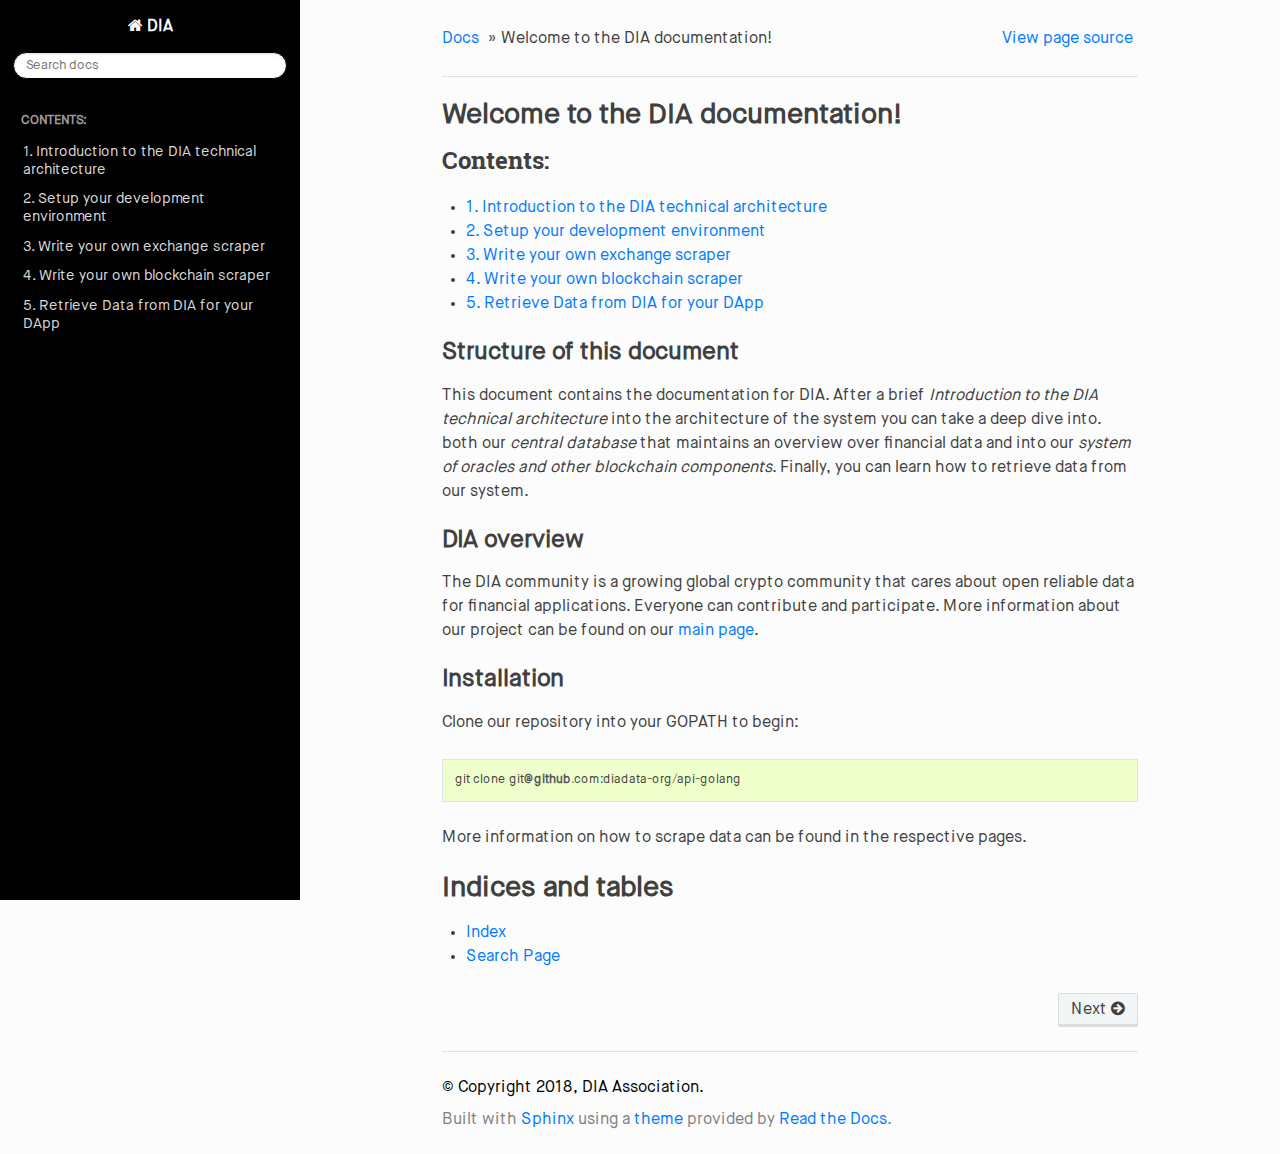
<file: _build/html/index.html>
<!DOCTYPE html>
<!--[if IE 8]><html class="no-js lt-ie9" lang="en" > <![endif]-->
<!--[if gt IE 8]><!--> <html class="no-js" lang="en" > <!--<![endif]-->
<head>
  <meta charset="utf-8">
  
  <meta name="viewport" content="width=device-width, initial-scale=1.0">
  
  <title>Welcome to the DIA documentation! &mdash; DIA  documentation</title>
  

  
  
  
  

  

  
  
    

  

  <link rel="stylesheet" href="_static/css/theme.css" type="text/css" />
  <link rel="stylesheet" href="_static/pygments.css" type="text/css" />
  <link rel="stylesheet" href="_static/css/dia.css" type="text/css" />
    <link rel="index" title="Index" href="genindex.html" />
    <link rel="search" title="Search" href="search.html" />
    <link rel="next" title="1. Introduction to the DIA technical architecture" href="intro.html" /> 

  
  <script src="_static/js/modernizr.min.js"></script>

</head>

<body class="wy-body-for-nav">

   
  <div class="wy-grid-for-nav">

    
    <nav data-toggle="wy-nav-shift" class="wy-nav-side">
      <div class="wy-side-scroll">
        <div class="wy-side-nav-search">
          

          
            <a href="#" class="icon icon-home"> DIA
          

          
          </a>

          
            
            
          

          
<div role="search">
  <form id="rtd-search-form" class="wy-form" action="search.html" method="get">
    <input type="text" name="q" placeholder="Search docs" />
    <input type="hidden" name="check_keywords" value="yes" />
    <input type="hidden" name="area" value="default" />
  </form>
</div>

          
        </div>

        <div class="wy-menu wy-menu-vertical" data-spy="affix" role="navigation" aria-label="main navigation">
          
            
            
              
            
            
              <p class="caption"><span class="caption-text">Contents:</span></p>
<ul>
<li class="toctree-l1"><a class="reference internal" href="intro.html">1. Introduction to the DIA technical architecture</a></li>
<li class="toctree-l1"><a class="reference internal" href="setup.html">2. Setup your development environment</a></li>
<li class="toctree-l1"><a class="reference internal" href="exchange-scrapers.html">3. Write your own exchange scraper</a></li>
<li class="toctree-l1"><a class="reference internal" href="blockchain-scrapers.html">4. Write your own blockchain scraper</a></li>
<li class="toctree-l1"><a class="reference internal" href="retrieve-data.html">5. Retrieve Data from DIA for your DApp</a></li>
</ul>

            
          
        </div>
      </div>
    </nav>

    <section data-toggle="wy-nav-shift" class="wy-nav-content-wrap">

      
      <nav class="wy-nav-top" aria-label="top navigation">
        
          <i data-toggle="wy-nav-top" class="fa fa-bars"></i>
          <a href="#">DIA</a>
        
      </nav>


      <div class="wy-nav-content">
        
        <div class="rst-content">
        
          















<div role="navigation" aria-label="breadcrumbs navigation">

  <ul class="wy-breadcrumbs">
    
      <li><a href="#">Docs</a> &raquo;</li>
        
      <li>Welcome to the DIA documentation!</li>
    
    
      <li class="wy-breadcrumbs-aside">
        
            
            <a href="_sources/index.rst.txt" rel="nofollow"> View page source</a>
          
        
      </li>
    
  </ul>

  
  <hr/>
</div>
          <div role="main" class="document" itemscope="itemscope" itemtype="http://schema.org/Article">
           <div itemprop="articleBody">
            
  <div class="section" id="welcome-to-the-dia-documentation">
<h1>Welcome to the DIA documentation!<a class="headerlink" href="#welcome-to-the-dia-documentation" title="Permalink to this headline">¶</a></h1>
<div class="toctree-wrapper compound">
<p class="caption"><span class="caption-text">Contents:</span></p>
<ul>
<li class="toctree-l1"><a class="reference internal" href="intro.html">1. Introduction to the DIA technical architecture</a></li>
<li class="toctree-l1"><a class="reference internal" href="setup.html">2. Setup your development environment</a></li>
<li class="toctree-l1"><a class="reference internal" href="exchange-scrapers.html">3. Write your own exchange scraper</a></li>
<li class="toctree-l1"><a class="reference internal" href="blockchain-scrapers.html">4. Write your own blockchain scraper</a></li>
<li class="toctree-l1"><a class="reference internal" href="retrieve-data.html">5. Retrieve Data from DIA for your DApp</a></li>
</ul>
</div>
<div class="section" id="structure-of-this-document">
<h2>Structure of this document<a class="headerlink" href="#structure-of-this-document" title="Permalink to this headline">¶</a></h2>
<p>This document contains the documentation for DIA.
After a brief <cite>Introduction to the DIA technical architecture</cite> into the architecture of the system you can take a deep dive into.
both our <cite>central database</cite> that maintains an overview over financial data and
into our <cite>system of oracles and other blockchain components</cite>.
Finally, you can learn how to retrieve data from our system.</p>
</div>
<div class="section" id="dia-overview">
<h2>DIA overview<a class="headerlink" href="#dia-overview" title="Permalink to this headline">¶</a></h2>
<p>The DIA community is a growing global crypto community that cares about open reliable data for financial applications.
Everyone can contribute and participate.
More information about our project can be found on our <a class="reference external" href="https://diadata.org/">main page</a>.</p>
</div>
<div class="section" id="installation">
<h2>Installation<a class="headerlink" href="#installation" title="Permalink to this headline">¶</a></h2>
<p>Clone our repository into your GOPATH to begin:</p>
<div class="highlight-default notranslate"><div class="highlight"><pre><span></span><span class="n">git</span> <span class="n">clone</span> <span class="n">git</span><span class="nd">@github</span><span class="o">.</span><span class="n">com</span><span class="p">:</span><span class="n">diadata</span><span class="o">-</span><span class="n">org</span><span class="o">/</span><span class="n">api</span><span class="o">-</span><span class="n">golang</span>
</pre></div>
</div>
<p>More information on how to scrape data can be found in the respective pages.</p>
</div>
</div>
<div class="section" id="indices-and-tables">
<h1>Indices and tables<a class="headerlink" href="#indices-and-tables" title="Permalink to this headline">¶</a></h1>
<ul class="simple">
<li><a class="reference internal" href="genindex.html"><span class="std std-ref">Index</span></a></li>
<li><a class="reference internal" href="search.html"><span class="std std-ref">Search Page</span></a></li>
</ul>
</div>


           </div>
           
          </div>
          <footer>
  
    <div class="rst-footer-buttons" role="navigation" aria-label="footer navigation">
      
        <a href="intro.html" class="btn btn-neutral float-right" title="1. Introduction to the DIA technical architecture" accesskey="n" rel="next">Next <span class="fa fa-arrow-circle-right"></span></a>
      
      
    </div>
  

  <hr/>

  <div role="contentinfo">
    <p>
        &copy; Copyright 2018, DIA Association.

    </p>
  </div>
  Built with <a href="http://sphinx-doc.org/">Sphinx</a> using a <a href="https://github.com/rtfd/sphinx_rtd_theme">theme</a> provided by <a href="https://readthedocs.org">Read the Docs</a>. 

</footer>

        </div>
      </div>

    </section>

  </div>
  


  

    <script type="text/javascript">
        var DOCUMENTATION_OPTIONS = {
            URL_ROOT:'./',
            VERSION:'',
            LANGUAGE:'None',
            COLLAPSE_INDEX:false,
            FILE_SUFFIX:'.html',
            HAS_SOURCE:  true,
            SOURCELINK_SUFFIX: '.txt'
        };
    </script>
      <script type="text/javascript" src="_static/jquery.js"></script>
      <script type="text/javascript" src="_static/underscore.js"></script>
      <script type="text/javascript" src="_static/doctools.js"></script>

  

  <script type="text/javascript" src="_static/js/theme.js"></script>

  <script type="text/javascript">
      jQuery(function () {
          SphinxRtdTheme.Navigation.enable(true);
      });
  </script> 

</body>
</html>
</file>
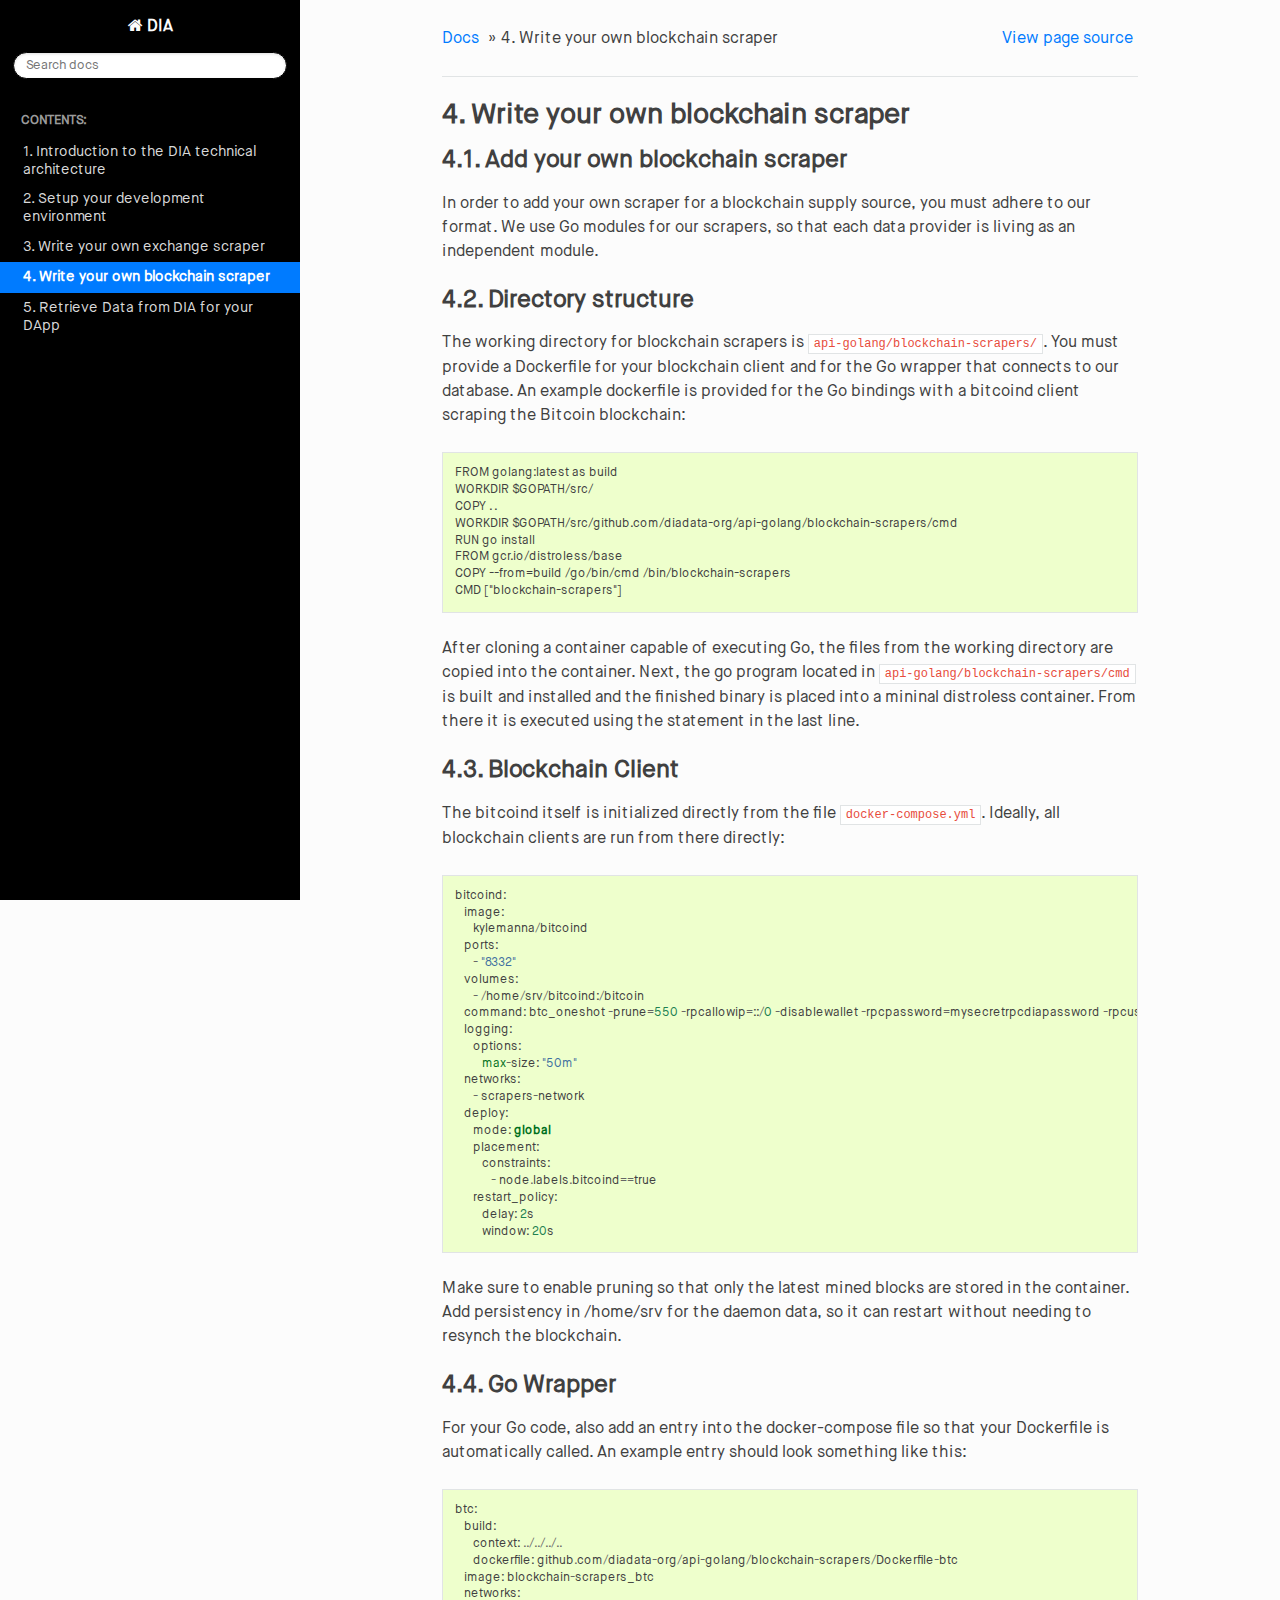
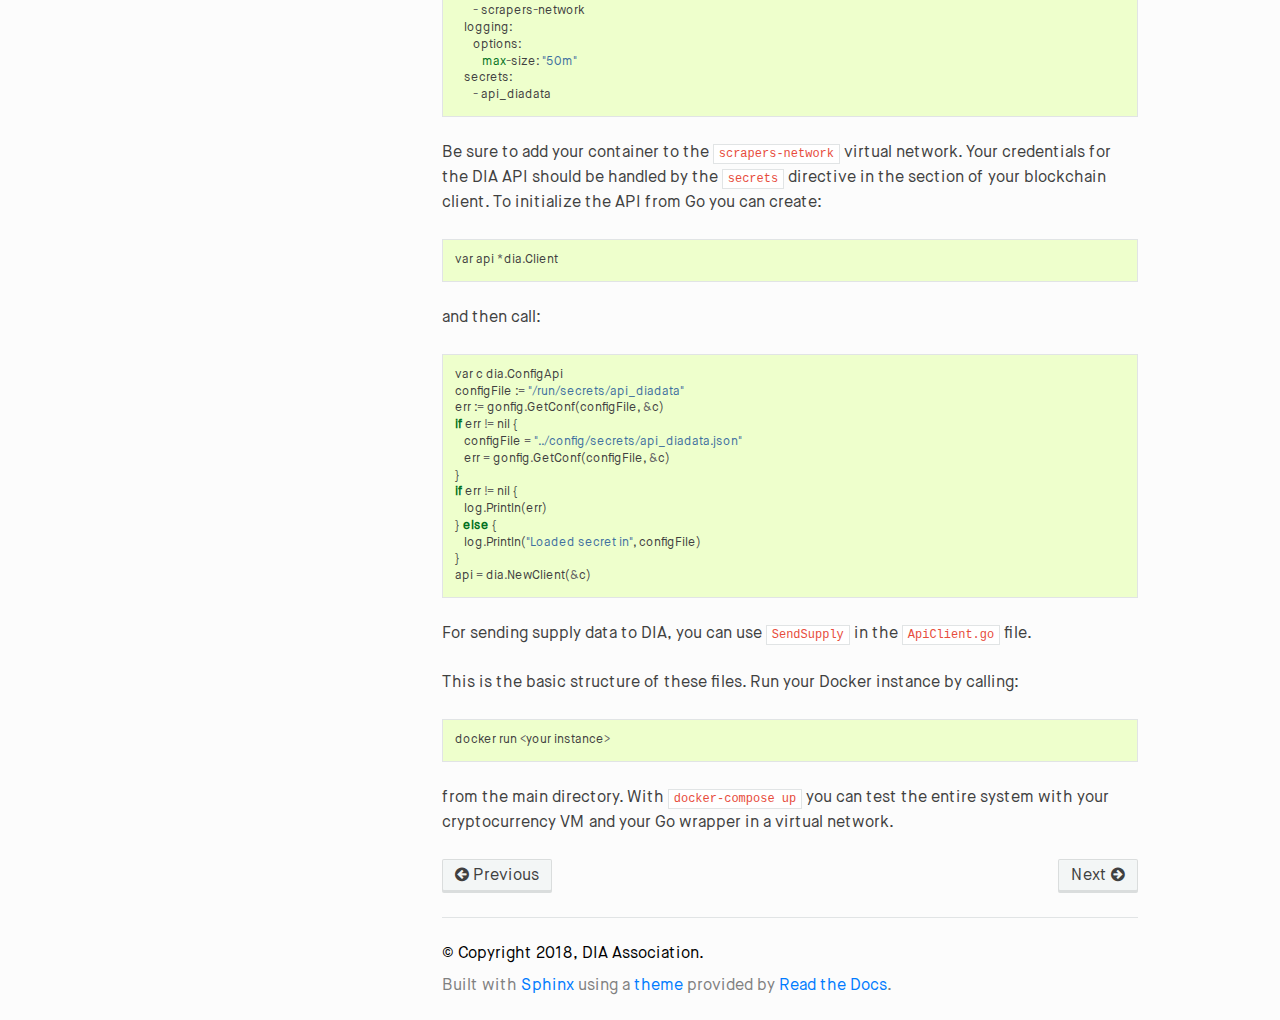
<file: _build/html/blockchain-scrapers.html>
<!DOCTYPE html>
<!--[if IE 8]><html class="no-js lt-ie9" lang="en" > <![endif]-->
<!--[if gt IE 8]><!--> <html class="no-js" lang="en" > <!--<![endif]-->
<head>
  <meta charset="utf-8">
  
  <meta name="viewport" content="width=device-width, initial-scale=1.0">
  
  <title>4. Write your own blockchain scraper &mdash; DIA  documentation</title>
  

  
  
  
  

  

  
  
    

  

  <link rel="stylesheet" href="_static/css/theme.css" type="text/css" />
  <link rel="stylesheet" href="_static/pygments.css" type="text/css" />
  <link rel="stylesheet" href="_static/css/dia.css" type="text/css" />
    <link rel="index" title="Index" href="genindex.html" />
    <link rel="search" title="Search" href="search.html" />
    <link rel="next" title="5. Retrieve Data from DIA for your DApp" href="retrieve-data.html" />
    <link rel="prev" title="3. Write your own exchange scraper" href="exchange-scrapers.html" /> 

  
  <script src="_static/js/modernizr.min.js"></script>

</head>

<body class="wy-body-for-nav">

   
  <div class="wy-grid-for-nav">

    
    <nav data-toggle="wy-nav-shift" class="wy-nav-side">
      <div class="wy-side-scroll">
        <div class="wy-side-nav-search">
          

          
            <a href="index.html" class="icon icon-home"> DIA
          

          
          </a>

          
            
            
          

          
<div role="search">
  <form id="rtd-search-form" class="wy-form" action="search.html" method="get">
    <input type="text" name="q" placeholder="Search docs" />
    <input type="hidden" name="check_keywords" value="yes" />
    <input type="hidden" name="area" value="default" />
  </form>
</div>

          
        </div>

        <div class="wy-menu wy-menu-vertical" data-spy="affix" role="navigation" aria-label="main navigation">
          
            
            
              
            
            
              <p class="caption"><span class="caption-text">Contents:</span></p>
<ul class="current">
<li class="toctree-l1"><a class="reference internal" href="intro.html">1. Introduction to the DIA technical architecture</a></li>
<li class="toctree-l1"><a class="reference internal" href="setup.html">2. Setup your development environment</a></li>
<li class="toctree-l1"><a class="reference internal" href="exchange-scrapers.html">3. Write your own exchange scraper</a></li>
<li class="toctree-l1 current"><a class="current reference internal" href="#">4. Write your own blockchain scraper</a></li>
<li class="toctree-l1"><a class="reference internal" href="retrieve-data.html">5. Retrieve Data from DIA for your DApp</a></li>
</ul>

            
          
        </div>
      </div>
    </nav>

    <section data-toggle="wy-nav-shift" class="wy-nav-content-wrap">

      
      <nav class="wy-nav-top" aria-label="top navigation">
        
          <i data-toggle="wy-nav-top" class="fa fa-bars"></i>
          <a href="index.html">DIA</a>
        
      </nav>


      <div class="wy-nav-content">
        
        <div class="rst-content">
        
          















<div role="navigation" aria-label="breadcrumbs navigation">

  <ul class="wy-breadcrumbs">
    
      <li><a href="index.html">Docs</a> &raquo;</li>
        
      <li>4. Write your own blockchain scraper</li>
    
    
      <li class="wy-breadcrumbs-aside">
        
            
            <a href="_sources/blockchain-scrapers.rst.txt" rel="nofollow"> View page source</a>
          
        
      </li>
    
  </ul>

  
  <hr/>
</div>
          <div role="main" class="document" itemscope="itemscope" itemtype="http://schema.org/Article">
           <div itemprop="articleBody">
            
  <div class="section" id="write-your-own-blockchain-scraper">
<h1>4. Write your own blockchain scraper<a class="headerlink" href="#write-your-own-blockchain-scraper" title="Permalink to this headline">¶</a></h1>
<div class="section" id="add-your-own-blockchain-scraper">
<h2>4.1. Add your own blockchain scraper<a class="headerlink" href="#add-your-own-blockchain-scraper" title="Permalink to this headline">¶</a></h2>
<p>In order to add your own scraper for a blockchain supply source, you must adhere to our format.
We use Go modules for our scrapers, so that each data provider is living as an independent module.</p>
</div>
<div class="section" id="directory-structure">
<h2>4.2. Directory structure<a class="headerlink" href="#directory-structure" title="Permalink to this headline">¶</a></h2>
<p>The working directory for blockchain scrapers is <code class="docutils literal notranslate"><span class="pre">api-golang/blockchain-scrapers/</span></code>.
You must provide a Dockerfile for your blockchain client and for the Go wrapper that connects to our database.
An example dockerfile is provided for the Go bindings with a bitcoind client scraping the Bitcoin blockchain:</p>
<div class="highlight-default notranslate"><div class="highlight"><pre><span></span>FROM golang:latest as build
WORKDIR $GOPATH/src/
COPY . .
WORKDIR $GOPATH/src/github.com/diadata-org/api-golang/blockchain-scrapers/cmd
RUN go install
FROM gcr.io/distroless/base
COPY --from=build /go/bin/cmd /bin/blockchain-scrapers
CMD [&quot;blockchain-scrapers&quot;]
</pre></div>
</div>
<p>After cloning a container capable of executing Go, the files from the working directory are copied into the container.
Next, the go program located in <code class="docutils literal notranslate"><span class="pre">api-golang/blockchain-scrapers/cmd</span></code> is built and installed and the finished binary is placed into a mininal distroless container.
From there it is executed using the statement in the last line.</p>
</div>
<div class="section" id="blockchain-client">
<h2>4.3. Blockchain Client<a class="headerlink" href="#blockchain-client" title="Permalink to this headline">¶</a></h2>
<p>The bitcoind itself is initialized directly from the file <code class="docutils literal notranslate"><span class="pre">docker-compose.yml</span></code>.
Ideally, all blockchain clients are run from there directly:</p>
<div class="highlight-default notranslate"><div class="highlight"><pre><span></span><span class="n">bitcoind</span><span class="p">:</span>
   <span class="n">image</span><span class="p">:</span>
      <span class="n">kylemanna</span><span class="o">/</span><span class="n">bitcoind</span>
   <span class="n">ports</span><span class="p">:</span>
      <span class="o">-</span> <span class="s2">&quot;8332&quot;</span>
   <span class="n">volumes</span><span class="p">:</span>
      <span class="o">-</span> <span class="o">/</span><span class="n">home</span><span class="o">/</span><span class="n">srv</span><span class="o">/</span><span class="n">bitcoind</span><span class="p">:</span><span class="o">/</span><span class="n">bitcoin</span>
   <span class="n">command</span><span class="p">:</span> <span class="n">btc_oneshot</span> <span class="o">-</span><span class="n">prune</span><span class="o">=</span><span class="mi">550</span> <span class="o">-</span><span class="n">rpcallowip</span><span class="o">=</span><span class="p">::</span><span class="o">/</span><span class="mi">0</span> <span class="o">-</span><span class="n">disablewallet</span> <span class="o">-</span><span class="n">rpcpassword</span><span class="o">=</span><span class="n">mysecretrpcdiapassword</span> <span class="o">-</span><span class="n">rpcuser</span><span class="o">=</span><span class="n">mysecretrpcdiauser</span>
   <span class="n">logging</span><span class="p">:</span>
      <span class="n">options</span><span class="p">:</span>
         <span class="nb">max</span><span class="o">-</span><span class="n">size</span><span class="p">:</span> <span class="s2">&quot;50m&quot;</span>
   <span class="n">networks</span><span class="p">:</span>
      <span class="o">-</span> <span class="n">scrapers</span><span class="o">-</span><span class="n">network</span>
   <span class="n">deploy</span><span class="p">:</span>
      <span class="n">mode</span><span class="p">:</span> <span class="k">global</span>
      <span class="n">placement</span><span class="p">:</span>
         <span class="n">constraints</span><span class="p">:</span>
            <span class="o">-</span> <span class="n">node</span><span class="o">.</span><span class="n">labels</span><span class="o">.</span><span class="n">bitcoind</span><span class="o">==</span><span class="n">true</span>
      <span class="n">restart_policy</span><span class="p">:</span>
         <span class="n">delay</span><span class="p">:</span> <span class="mi">2</span><span class="n">s</span>
         <span class="n">window</span><span class="p">:</span> <span class="mi">20</span><span class="n">s</span>
</pre></div>
</div>
<p>Make sure to enable pruning so that only the latest mined blocks are stored in the container.
Add persistency in /home/srv for the daemon data, so it can restart without needing to resynch the blockchain.</p>
</div>
<div class="section" id="go-wrapper">
<h2>4.4. Go Wrapper<a class="headerlink" href="#go-wrapper" title="Permalink to this headline">¶</a></h2>
<p>For your Go code, also add an entry into the docker-compose file so that your Dockerfile is automatically called.
An example entry should look something like this:</p>
<div class="highlight-default notranslate"><div class="highlight"><pre><span></span><span class="n">btc</span><span class="p">:</span>
   <span class="n">build</span><span class="p">:</span>
      <span class="n">context</span><span class="p">:</span> <span class="o">../../../..</span>
      <span class="n">dockerfile</span><span class="p">:</span> <span class="n">github</span><span class="o">.</span><span class="n">com</span><span class="o">/</span><span class="n">diadata</span><span class="o">-</span><span class="n">org</span><span class="o">/</span><span class="n">api</span><span class="o">-</span><span class="n">golang</span><span class="o">/</span><span class="n">blockchain</span><span class="o">-</span><span class="n">scrapers</span><span class="o">/</span><span class="n">Dockerfile</span><span class="o">-</span><span class="n">btc</span>
   <span class="n">image</span><span class="p">:</span> <span class="n">blockchain</span><span class="o">-</span><span class="n">scrapers_btc</span>
   <span class="n">networks</span><span class="p">:</span>
      <span class="o">-</span> <span class="n">scrapers</span><span class="o">-</span><span class="n">network</span>
   <span class="n">logging</span><span class="p">:</span>
      <span class="n">options</span><span class="p">:</span>
         <span class="nb">max</span><span class="o">-</span><span class="n">size</span><span class="p">:</span> <span class="s2">&quot;50m&quot;</span>
   <span class="n">secrets</span><span class="p">:</span>
      <span class="o">-</span> <span class="n">api_diadata</span>
</pre></div>
</div>
<p>Be sure to add your container to the <code class="docutils literal notranslate"><span class="pre">scrapers-network</span></code> virtual network.
Your credentials for the DIA API should be handled by the <code class="docutils literal notranslate"><span class="pre">secrets</span></code> directive in the section of your blockchain client.
To initialize the API from Go you can create:</p>
<div class="highlight-default notranslate"><div class="highlight"><pre><span></span><span class="n">var</span> <span class="n">api</span> <span class="o">*</span><span class="n">dia</span><span class="o">.</span><span class="n">Client</span>
</pre></div>
</div>
<p>and then call:</p>
<div class="highlight-default notranslate"><div class="highlight"><pre><span></span><span class="n">var</span> <span class="n">c</span> <span class="n">dia</span><span class="o">.</span><span class="n">ConfigApi</span>
<span class="n">configFile</span> <span class="p">:</span><span class="o">=</span> <span class="s2">&quot;/run/secrets/api_diadata&quot;</span>
<span class="n">err</span> <span class="p">:</span><span class="o">=</span> <span class="n">gonfig</span><span class="o">.</span><span class="n">GetConf</span><span class="p">(</span><span class="n">configFile</span><span class="p">,</span> <span class="o">&amp;</span><span class="n">c</span><span class="p">)</span>
<span class="k">if</span> <span class="n">err</span> <span class="o">!=</span> <span class="n">nil</span> <span class="p">{</span>
   <span class="n">configFile</span> <span class="o">=</span> <span class="s2">&quot;../config/secrets/api_diadata.json&quot;</span>
   <span class="n">err</span> <span class="o">=</span> <span class="n">gonfig</span><span class="o">.</span><span class="n">GetConf</span><span class="p">(</span><span class="n">configFile</span><span class="p">,</span> <span class="o">&amp;</span><span class="n">c</span><span class="p">)</span>
<span class="p">}</span>
<span class="k">if</span> <span class="n">err</span> <span class="o">!=</span> <span class="n">nil</span> <span class="p">{</span>
   <span class="n">log</span><span class="o">.</span><span class="n">Println</span><span class="p">(</span><span class="n">err</span><span class="p">)</span>
<span class="p">}</span> <span class="k">else</span> <span class="p">{</span>
   <span class="n">log</span><span class="o">.</span><span class="n">Println</span><span class="p">(</span><span class="s2">&quot;Loaded secret in&quot;</span><span class="p">,</span> <span class="n">configFile</span><span class="p">)</span>
<span class="p">}</span>
<span class="n">api</span> <span class="o">=</span> <span class="n">dia</span><span class="o">.</span><span class="n">NewClient</span><span class="p">(</span><span class="o">&amp;</span><span class="n">c</span><span class="p">)</span>
</pre></div>
</div>
<p>For sending supply data to DIA, you can use <code class="docutils literal notranslate"><span class="pre">SendSupply</span></code> in the <code class="docutils literal notranslate"><span class="pre">ApiClient.go</span></code> file.</p>
<p>This is the basic structure of these files.
Run your Docker instance by calling:</p>
<div class="highlight-default notranslate"><div class="highlight"><pre><span></span><span class="n">docker</span> <span class="n">run</span> <span class="o">&lt;</span><span class="n">your</span> <span class="n">instance</span><span class="o">&gt;</span>
</pre></div>
</div>
<p>from the main directory.
With <code class="docutils literal notranslate"><span class="pre">docker-compose</span> <span class="pre">up</span></code> you can test the entire system with your cryptocurrency VM and your Go wrapper in a virtual network.</p>
</div>
</div>


           </div>
           
          </div>
          <footer>
  
    <div class="rst-footer-buttons" role="navigation" aria-label="footer navigation">
      
        <a href="retrieve-data.html" class="btn btn-neutral float-right" title="5. Retrieve Data from DIA for your DApp" accesskey="n" rel="next">Next <span class="fa fa-arrow-circle-right"></span></a>
      
      
        <a href="exchange-scrapers.html" class="btn btn-neutral" title="3. Write your own exchange scraper" accesskey="p" rel="prev"><span class="fa fa-arrow-circle-left"></span> Previous</a>
      
    </div>
  

  <hr/>

  <div role="contentinfo">
    <p>
        &copy; Copyright 2018, DIA Association.

    </p>
  </div>
  Built with <a href="http://sphinx-doc.org/">Sphinx</a> using a <a href="https://github.com/rtfd/sphinx_rtd_theme">theme</a> provided by <a href="https://readthedocs.org">Read the Docs</a>. 

</footer>

        </div>
      </div>

    </section>

  </div>
  


  

    <script type="text/javascript">
        var DOCUMENTATION_OPTIONS = {
            URL_ROOT:'./',
            VERSION:'',
            LANGUAGE:'None',
            COLLAPSE_INDEX:false,
            FILE_SUFFIX:'.html',
            HAS_SOURCE:  true,
            SOURCELINK_SUFFIX: '.txt'
        };
    </script>
      <script type="text/javascript" src="_static/jquery.js"></script>
      <script type="text/javascript" src="_static/underscore.js"></script>
      <script type="text/javascript" src="_static/doctools.js"></script>

  

  <script type="text/javascript" src="_static/js/theme.js"></script>

  <script type="text/javascript">
      jQuery(function () {
          SphinxRtdTheme.Navigation.enable(true);
      });
  </script> 

</body>
</html>
</file>
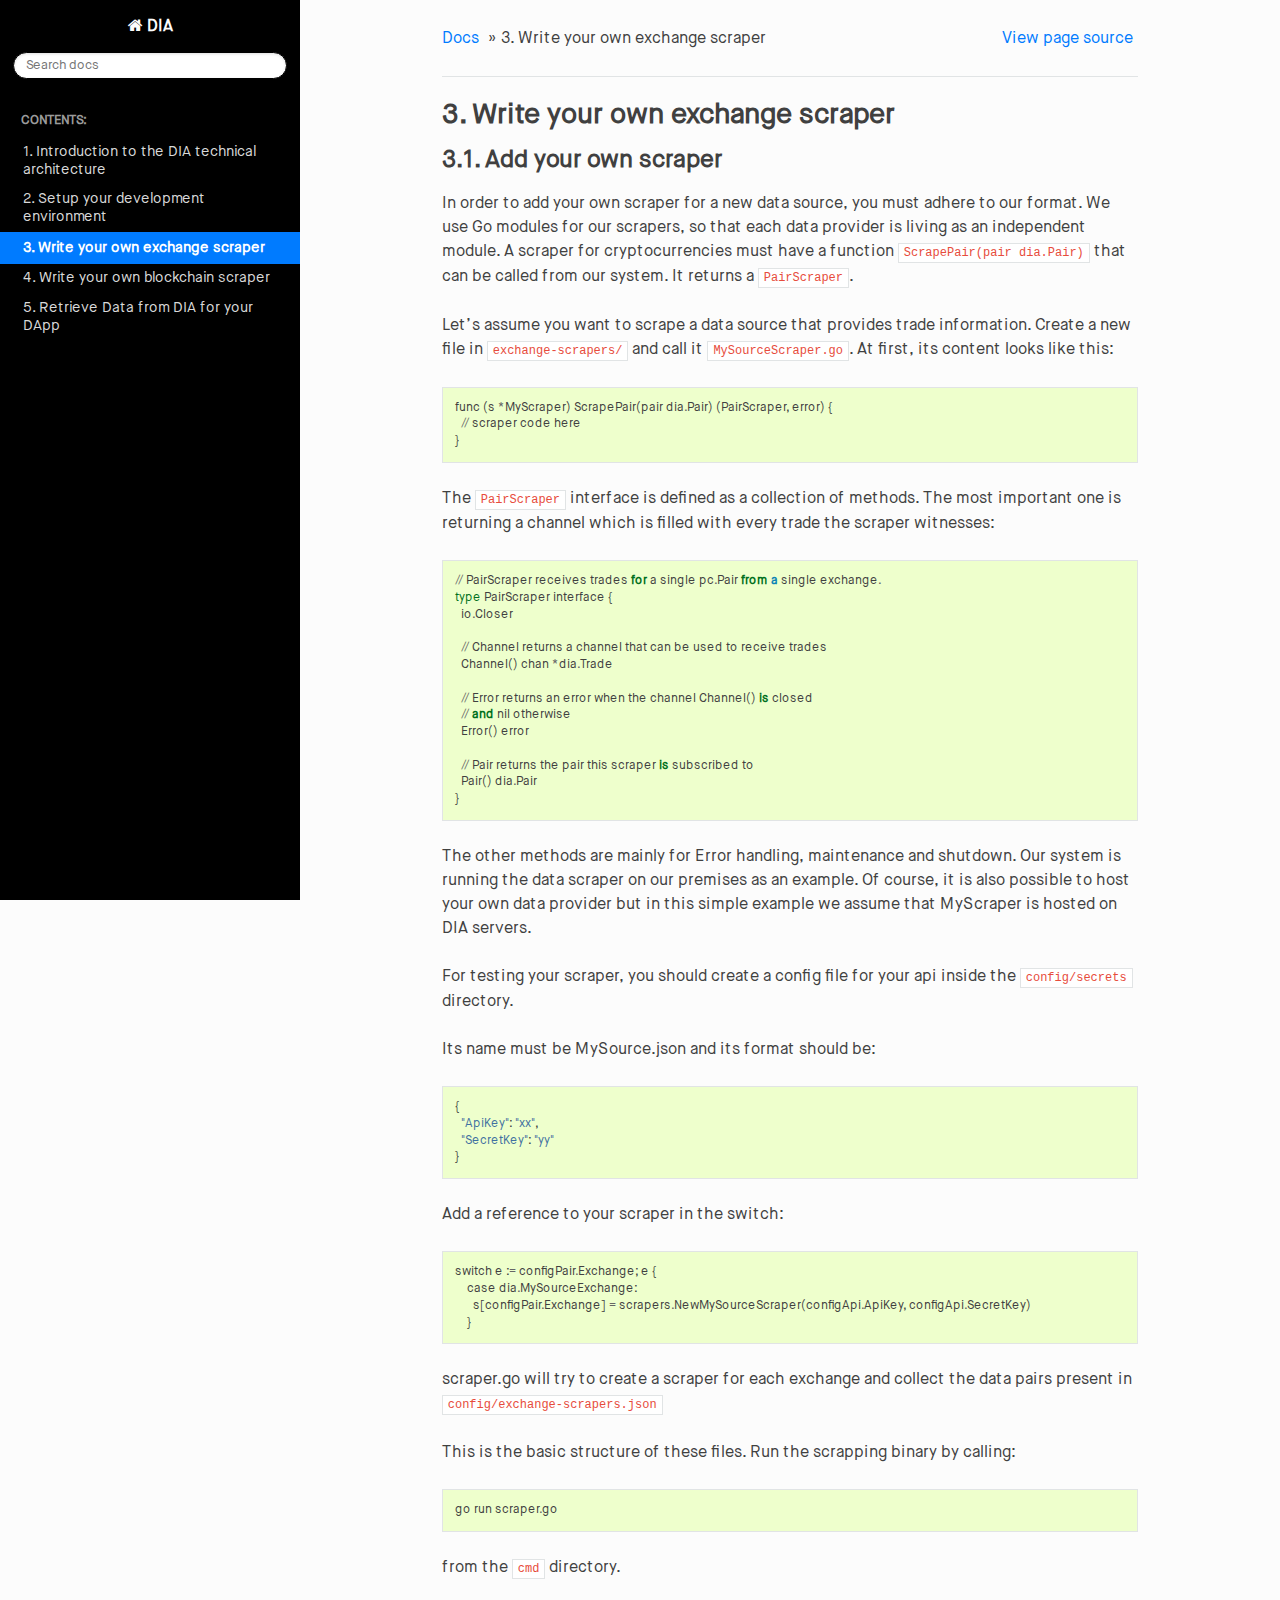
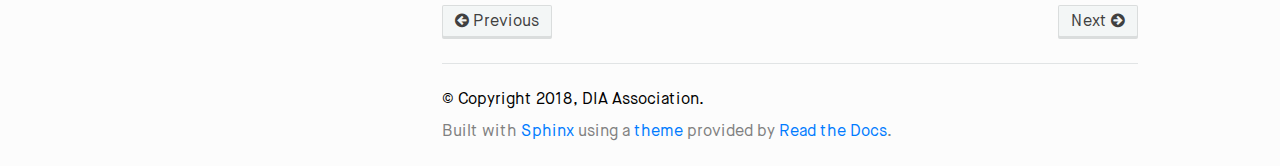
<file: _build/html/exchange-scrapers.html>
<!DOCTYPE html>
<!--[if IE 8]>
<html class="no-js lt-ie9" lang="en"> <![endif]-->
<!--[if gt IE 8]><!-->
<html class="no-js" lang="en"> <!--<![endif]-->
<head>
	<meta charset="utf-8">

	<meta name="viewport" content="width=device-width, initial-scale=1.0">

	<title>3. Write your own exchange scraper &mdash; DIA documentation</title>


	<link rel="stylesheet" href="_static/css/theme.css" type="text/css"/>
	<link rel="stylesheet" href="_static/pygments.css" type="text/css"/>
	<link rel="stylesheet" href="_static/css/dia.css"/>
	<link rel="index" title="Index" href="genindex.html"/>
	<link rel="search" title="Search" href="search.html"/>
	<link rel="next" title="4. Write your own blockchain scraper" href="blockchain-scrapers.html"/>
	<link rel="prev" title="2. Setup your development environment" href="setup.html"/>


	<script src="_static/js/modernizr.min.js"></script>
</head>

<body class="wy-body-for-nav">


<div class="wy-grid-for-nav">


	<nav data-toggle="wy-nav-shift" class="wy-nav-side">
		<div class="wy-side-scroll">
			<div class="wy-side-nav-search">


				<a href="index.html" class="icon icon-home"> DIA


				</a>


				<div role="search">
					<form id="rtd-search-form" class="wy-form" action="search.html" method="get">
						<input type="text" name="q" placeholder="Search docs"/>
						<input type="hidden" name="check_keywords" value="yes"/>
						<input type="hidden" name="area" value="default"/>
					</form>
				</div>


			</div>

			<div class="wy-menu wy-menu-vertical" data-spy="affix" role="navigation" aria-label="main navigation">


				<p class="caption"><span class="caption-text">Contents:</span></p>
				<ul class="current">
					<li class="toctree-l1"><a class="reference internal" href="intro.html">1. Introduction to the DIA technical
						architecture</a></li>
					<li class="toctree-l1"><a class="reference internal" href="setup.html">2. Setup your development
						environment</a></li>
					<li class="toctree-l1 current"><a class="current reference internal" href="#">3. Write your own exchange
						scraper</a></li>
					<li class="toctree-l1"><a class="reference internal" href="blockchain-scrapers.html">4. Write your own
						blockchain scraper</a></li>
					<li class="toctree-l1"><a class="reference internal" href="retrieve-data.html">5. Retrieve Data from DIA for
						your DApp</a></li>
				</ul>


			</div>
		</div>
	</nav>

	<section data-toggle="wy-nav-shift" class="wy-nav-content-wrap">


		<nav class="wy-nav-top" aria-label="top navigation">

			<i data-toggle="wy-nav-top" class="fa fa-bars"></i>
			<a href="index.html">DIA</a>

		</nav>


		<div class="wy-nav-content">

			<div class="rst-content">


				<div role="navigation" aria-label="breadcrumbs navigation">

					<ul class="wy-breadcrumbs">

						<li><a href="index.html">Docs</a> &raquo;</li>

						<li>3. Write your own exchange scraper</li>


						<li class="wy-breadcrumbs-aside">


							<a href="_sources/exchange-scrapers.rst.txt" rel="nofollow"> View page source</a>


						</li>

					</ul>


					<hr/>
				</div>
				<div role="main" class="document" itemscope="itemscope" itemtype="http://schema.org/Article">
					<div itemprop="articleBody">

						<div class="section" id="write-your-own-exchange-scraper">
							<h1>3. Write your own exchange scraper<a class="headerlink" href="#write-your-own-exchange-scraper"
							                                         title="Permalink to this headline">¶</a></h1>
							<div class="section" id="add-your-own-scraper">
								<h2>3.1. Add your own scraper<a class="headerlink" href="#add-your-own-scraper"
								                                title="Permalink to this headline">¶</a></h2>
								<p>In order to add your own scraper for a new data source, you must adhere to our format.
									We use Go modules for our scrapers, so that each data provider is living as an independent module.
									A scraper for cryptocurrencies must have a function <code class="docutils literal notranslate"><span
													class="pre">ScrapePair(pair</span> <span class="pre">dia.Pair)</span></code> that can be
									called from our system.
									It returns a <code class="docutils literal notranslate"><span class="pre">PairScraper</span></code>.
								</p>
								<p>Let’s assume you want to scrape a data source that provides trade information.
									Create a new file in <code class="docutils literal notranslate"><span
													class="pre">exchange-scrapers/</span></code> and call it <code
													class="docutils literal notranslate"><span class="pre">MySourceScraper.go</span></code>.
									At first, its content looks like this:</p>
								<div class="highlight-default notranslate">
									<div class="highlight"><pre><span></span><span class="n">func</span> <span class="p">(</span><span
													class="n">s</span> <span class="o">*</span><span class="n">MyScraper</span><span
													class="p">)</span> <span class="n">ScrapePair</span><span class="p">(</span><span class="n">pair</span> <span
													class="n">dia</span><span class="o">.</span><span class="n">Pair</span><span
													class="p">)</span> <span class="p">(</span><span class="n">PairScraper</span><span
													class="p">,</span> <span class="n">error</span><span class="p">)</span> <span
													class="p">{</span>
  <span class="o">//</span> <span class="n">scraper</span> <span class="n">code</span> <span class="n">here</span>
<span class="p">}</span>
</pre>
									</div>
								</div>
								<p>The <code class="docutils literal notranslate"><span class="pre">PairScraper</span></code> interface
									is defined as a collection of methods.
									The most important one is returning a channel which is filled with every trade the scraper witnesses:
								</p>
								<div class="highlight-default notranslate">
									<div class="highlight"><pre><span></span><span class="o">//</span> <span class="n">PairScraper</span> <span
													class="n">receives</span> <span class="n">trades</span> <span class="k">for</span> <span
													class="n">a</span> <span class="n">single</span> <span class="n">pc</span><span
													class="o">.</span><span class="n">Pair</span> <span class="kn">from</span> <span
													class="nn">a</span> <span class="n">single</span> <span class="n">exchange</span><span
													class="o">.</span>
<span class="nb">type</span> <span class="n">PairScraper</span> <span class="n">interface</span> <span
														class="p">{</span>
  <span class="n">io</span><span class="o">.</span><span class="n">Closer</span>

  <span class="o">//</span> <span class="n">Channel</span> <span class="n">returns</span> <span class="n">a</span> <span
														class="n">channel</span> <span class="n">that</span> <span class="n">can</span> <span
														class="n">be</span> <span class="n">used</span> <span class="n">to</span> <span class="n">receive</span> <span
														class="n">trades</span>
  <span class="n">Channel</span><span class="p">()</span> <span class="n">chan</span> <span class="o">*</span><span
														class="n">dia</span><span class="o">.</span><span class="n">Trade</span>

  <span class="o">//</span> <span class="n">Error</span> <span class="n">returns</span> <span class="n">an</span> <span
														class="n">error</span> <span class="n">when</span> <span class="n">the</span> <span
														class="n">channel</span> <span class="n">Channel</span><span class="p">()</span> <span
														class="ow">is</span> <span class="n">closed</span>
  <span class="o">//</span> <span class="ow">and</span> <span class="n">nil</span> <span class="n">otherwise</span>
  <span class="n">Error</span><span class="p">()</span> <span class="n">error</span>

  <span class="o">//</span> <span class="n">Pair</span> <span class="n">returns</span> <span class="n">the</span> <span
														class="n">pair</span> <span class="n">this</span> <span class="n">scraper</span> <span
														class="ow">is</span> <span class="n">subscribed</span> <span class="n">to</span>
  <span class="n">Pair</span><span class="p">()</span> <span class="n">dia</span><span class="o">.</span><span
														class="n">Pair</span>
<span class="p">}</span>
</pre>
									</div>
								</div>
								<p>The other methods are mainly for Error handling, maintenance and shutdown.
									Our system is running the data scraper on our premises as an example.
									Of course, it is also possible to host your own data provider but in this simple example we assume
									that MyScraper is hosted on DIA servers.</p>
								<p>For testing your scraper, you should create a config file for your api inside the <code
												class="docutils literal notranslate"><span class="pre">config/secrets</span></code> directory.
								</p>
								<p>Its name must be MySource.json and its format should be:</p>
								<div class="highlight-default notranslate">
									<div class="highlight"><pre><span></span><span class="p">{</span>
  <span class="s2">&quot;ApiKey&quot;</span><span class="p">:</span> <span class="s2">&quot;xx&quot;</span><span
														class="p">,</span>
  <span class="s2">&quot;SecretKey&quot;</span><span class="p">:</span> <span class="s2">&quot;yy&quot;</span>
<span class="p">}</span>
</pre>
									</div>
								</div>
								<p>Add a reference to your scraper in the switch:</p>
								<div class="highlight-default notranslate">
									<div class="highlight"><pre><span></span><span class="n">switch</span> <span class="n">e</span> <span
													class="p">:</span><span class="o">=</span> <span class="n">configPair</span><span
													class="o">.</span><span class="n">Exchange</span><span class="p">;</span> <span
													class="n">e</span> <span class="p">{</span>
    <span class="n">case</span> <span class="n">dia</span><span class="o">.</span><span
														class="n">MySourceExchange</span><span class="p">:</span>
      <span class="n">s</span><span class="p">[</span><span class="n">configPair</span><span class="o">.</span><span
														class="n">Exchange</span><span class="p">]</span> <span class="o">=</span> <span class="n">scrapers</span><span
														class="o">.</span><span class="n">NewMySourceScraper</span><span class="p">(</span><span
														class="n">configApi</span><span class="o">.</span><span class="n">ApiKey</span><span
														class="p">,</span> <span class="n">configApi</span><span class="o">.</span><span class="n">SecretKey</span><span
														class="p">)</span>
    <span class="p">}</span>
</pre>
									</div>
								</div>
								<p>scraper.go will try to create a scraper for each exchange and collect the data pairs present in <code
												class="docutils literal notranslate"><span
												class="pre">config/exchange-scrapers.json</span></code></p>
								<p>This is the basic structure of these files.
									Run the scrapping binary by calling:</p>
								<div class="highlight-default notranslate">
									<div class="highlight"><pre><span></span><span class="n">go</span> <span class="n">run</span> <span
													class="n">scraper</span><span class="o">.</span><span class="n">go</span>
</pre>
									</div>
								</div>
								<p>from the <code class="docutils literal notranslate"><span class="pre">cmd</span></code> directory.
								</p>
							</div>
						</div>


					</div>

				</div>
				<footer>

					<div class="rst-footer-buttons" role="navigation" aria-label="footer navigation">

						<a href="blockchain-scrapers.html" class="btn btn-neutral float-right"
						   title="4. Write your own blockchain scraper" accesskey="n" rel="next">Next <span
										class="fa fa-arrow-circle-right"></span></a>


						<a href="setup.html" class="btn btn-neutral" title="2. Setup your development environment" accesskey="p"
						   rel="prev"><span class="fa fa-arrow-circle-left"></span> Previous</a>

					</div>


					<hr/>

					<div role="contentinfo">
						<p>
							&copy; Copyright 2018, DIA Association.

						</p>
					</div>
					Built with <a href="http://sphinx-doc.org/">Sphinx</a> using a <a
								href="https://github.com/rtfd/sphinx_rtd_theme">theme</a> provided by <a href="https://readthedocs.org">Read
					the Docs</a>.

				</footer>

			</div>
		</div>

	</section>

</div>


<script type="text/javascript">
	var DOCUMENTATION_OPTIONS = {
		URL_ROOT: './',
		VERSION: '',
		LANGUAGE: 'None',
		COLLAPSE_INDEX: false,
		FILE_SUFFIX: '.html',
		HAS_SOURCE: true,
		SOURCELINK_SUFFIX: '.txt'
	};
</script>
<script type="text/javascript" src="_static/jquery.js"></script>
<script type="text/javascript" src="_static/underscore.js"></script>
<script type="text/javascript" src="_static/doctools.js"></script>


<script type="text/javascript" src="_static/js/theme.js"></script>

<script type="text/javascript">
	jQuery(function () {
		SphinxRtdTheme.Navigation.enable(true);
	});
</script>

</body>
</html>
</file>
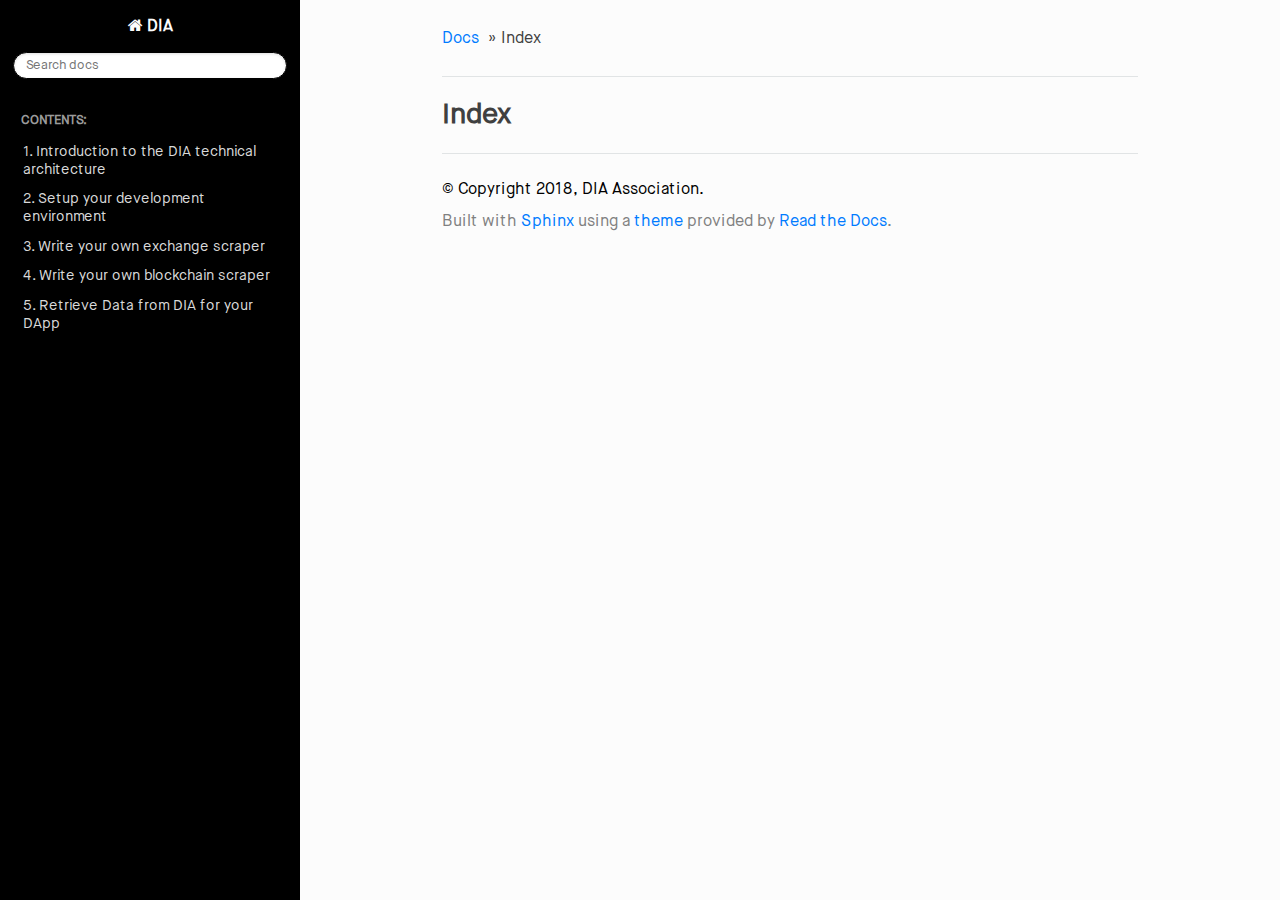
<file: _build/html/genindex.html>
<!DOCTYPE html>
<!--[if IE 8]><html class="no-js lt-ie9" lang="en" > <![endif]-->
<!--[if gt IE 8]><!--> <html class="no-js" lang="en" > <!--<![endif]-->
<head>
  <meta charset="utf-8">
  
  <meta name="viewport" content="width=device-width, initial-scale=1.0">
  
  <title>Index &mdash; DIA  documentation</title>
  

  
  
  
  

  

  
  
    

  

  <link rel="stylesheet" href="_static/css/theme.css" type="text/css" />
  <link rel="stylesheet" href="_static/pygments.css" type="text/css" />
  <link rel="stylesheet" href="_static/css/dia.css" type="text/css" />
    <link rel="index" title="Index" href="#" />
    <link rel="search" title="Search" href="search.html" /> 

  
  <script src="_static/js/modernizr.min.js"></script>

</head>

<body class="wy-body-for-nav">

   
  <div class="wy-grid-for-nav">

    
    <nav data-toggle="wy-nav-shift" class="wy-nav-side">
      <div class="wy-side-scroll">
        <div class="wy-side-nav-search">
          

          
            <a href="index.html" class="icon icon-home"> DIA
          

          
          </a>

          
            
            
          

          
<div role="search">
  <form id="rtd-search-form" class="wy-form" action="search.html" method="get">
    <input type="text" name="q" placeholder="Search docs" />
    <input type="hidden" name="check_keywords" value="yes" />
    <input type="hidden" name="area" value="default" />
  </form>
</div>

          
        </div>

        <div class="wy-menu wy-menu-vertical" data-spy="affix" role="navigation" aria-label="main navigation">
          
            
            
              
            
            
              <p class="caption"><span class="caption-text">Contents:</span></p>
<ul>
<li class="toctree-l1"><a class="reference internal" href="intro.html">1. Introduction to the DIA technical architecture</a></li>
<li class="toctree-l1"><a class="reference internal" href="setup.html">2. Setup your development environment</a></li>
<li class="toctree-l1"><a class="reference internal" href="exchange-scrapers.html">3. Write your own exchange scraper</a></li>
<li class="toctree-l1"><a class="reference internal" href="blockchain-scrapers.html">4. Write your own blockchain scraper</a></li>
<li class="toctree-l1"><a class="reference internal" href="retrieve-data.html">5. Retrieve Data from DIA for your DApp</a></li>
</ul>

            
          
        </div>
      </div>
    </nav>

    <section data-toggle="wy-nav-shift" class="wy-nav-content-wrap">

      
      <nav class="wy-nav-top" aria-label="top navigation">
        
          <i data-toggle="wy-nav-top" class="fa fa-bars"></i>
          <a href="index.html">DIA</a>
        
      </nav>


      <div class="wy-nav-content">
        
        <div class="rst-content">
        
          















<div role="navigation" aria-label="breadcrumbs navigation">

  <ul class="wy-breadcrumbs">
    
      <li><a href="index.html">Docs</a> &raquo;</li>
        
      <li>Index</li>
    
    
      <li class="wy-breadcrumbs-aside">
        
            
        
      </li>
    
  </ul>

  
  <hr/>
</div>
          <div role="main" class="document" itemscope="itemscope" itemtype="http://schema.org/Article">
           <div itemprop="articleBody">
            

<h1 id="index">Index</h1>

<div class="genindex-jumpbox">
 
</div>


           </div>
           
          </div>
          <footer>
  

  <hr/>

  <div role="contentinfo">
    <p>
        &copy; Copyright 2018, DIA Association.

    </p>
  </div>
  Built with <a href="http://sphinx-doc.org/">Sphinx</a> using a <a href="https://github.com/rtfd/sphinx_rtd_theme">theme</a> provided by <a href="https://readthedocs.org">Read the Docs</a>. 

</footer>

        </div>
      </div>

    </section>

  </div>
  


  

    <script type="text/javascript">
        var DOCUMENTATION_OPTIONS = {
            URL_ROOT:'./',
            VERSION:'',
            LANGUAGE:'None',
            COLLAPSE_INDEX:false,
            FILE_SUFFIX:'.html',
            HAS_SOURCE:  true,
            SOURCELINK_SUFFIX: '.txt'
        };
    </script>
      <script type="text/javascript" src="_static/jquery.js"></script>
      <script type="text/javascript" src="_static/underscore.js"></script>
      <script type="text/javascript" src="_static/doctools.js"></script>

  

  <script type="text/javascript" src="_static/js/theme.js"></script>

  <script type="text/javascript">
      jQuery(function () {
          SphinxRtdTheme.Navigation.enable(true);
      });
  </script> 

</body>
</html>
</file>
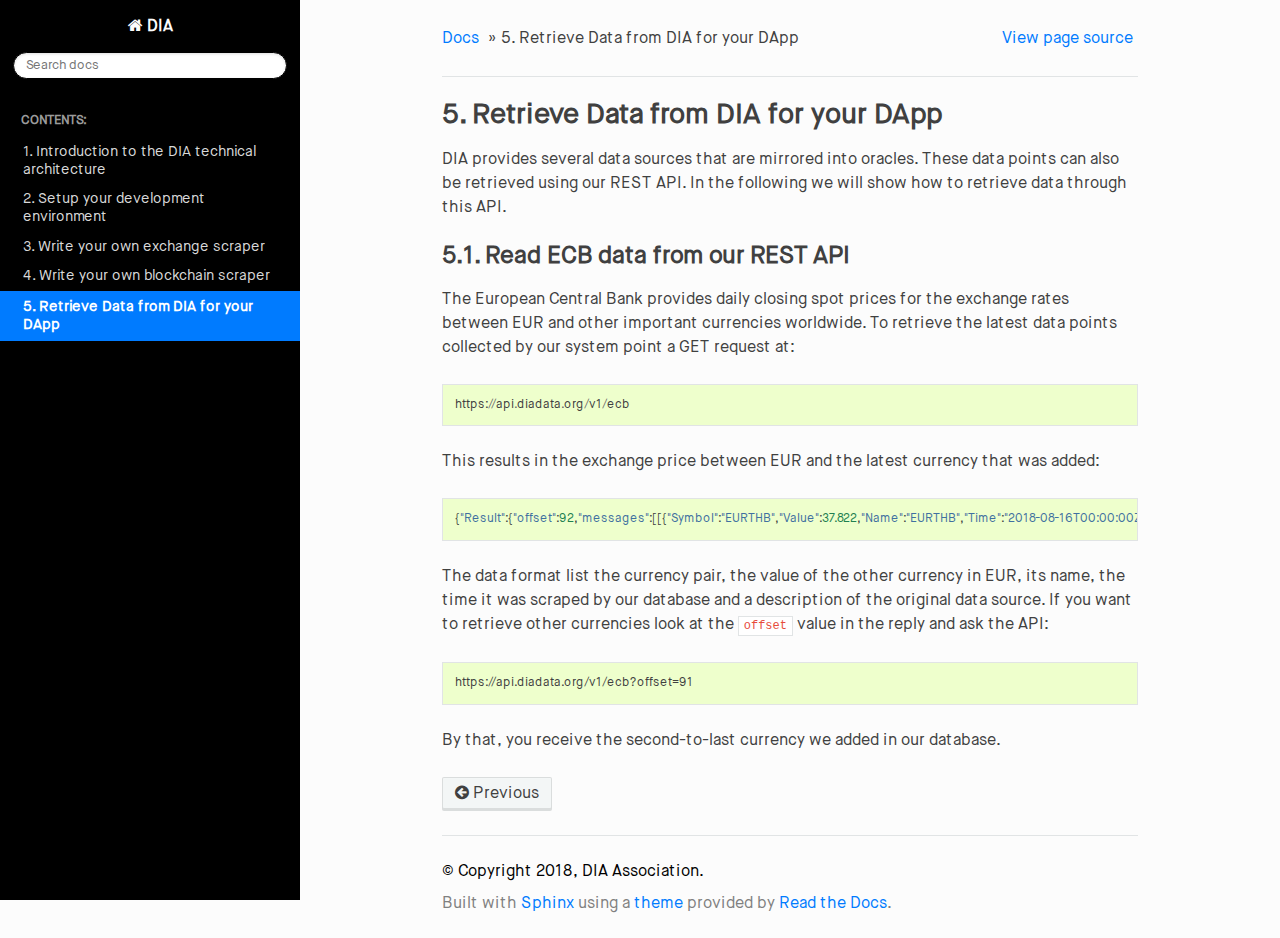
<file: _build/html/retrieve-data.html>
<!DOCTYPE html>
<!--[if IE 8]><html class="no-js lt-ie9" lang="en" > <![endif]-->
<!--[if gt IE 8]><!--> <html class="no-js" lang="en" > <!--<![endif]-->
<head>
  <meta charset="utf-8">
  
  <meta name="viewport" content="width=device-width, initial-scale=1.0">
  
  <title>5. Retrieve Data from DIA for your DApp &mdash; DIA  documentation</title>
  

  
  
  
  

  

  
  
    

  

  <link rel="stylesheet" href="_static/css/theme.css" type="text/css" />
  <link rel="stylesheet" href="_static/pygments.css" type="text/css" />
  <link rel="stylesheet" href="_static/css/dia.css" type="text/css" />
    <link rel="index" title="Index" href="genindex.html" />
    <link rel="search" title="Search" href="search.html" />
    <link rel="prev" title="4. Write your own blockchain scraper" href="blockchain-scrapers.html" /> 

  
  <script src="_static/js/modernizr.min.js"></script>

</head>

<body class="wy-body-for-nav">

   
  <div class="wy-grid-for-nav">

    
    <nav data-toggle="wy-nav-shift" class="wy-nav-side">
      <div class="wy-side-scroll">
        <div class="wy-side-nav-search">
          

          
            <a href="index.html" class="icon icon-home"> DIA
          

          
          </a>

          
            
            
          

          
<div role="search">
  <form id="rtd-search-form" class="wy-form" action="search.html" method="get">
    <input type="text" name="q" placeholder="Search docs" />
    <input type="hidden" name="check_keywords" value="yes" />
    <input type="hidden" name="area" value="default" />
  </form>
</div>

          
        </div>

        <div class="wy-menu wy-menu-vertical" data-spy="affix" role="navigation" aria-label="main navigation">
          
            
            
              
            
            
              <p class="caption"><span class="caption-text">Contents:</span></p>
<ul class="current">
<li class="toctree-l1"><a class="reference internal" href="intro.html">1. Introduction to the DIA technical architecture</a></li>
<li class="toctree-l1"><a class="reference internal" href="setup.html">2. Setup your development environment</a></li>
<li class="toctree-l1"><a class="reference internal" href="exchange-scrapers.html">3. Write your own exchange scraper</a></li>
<li class="toctree-l1"><a class="reference internal" href="blockchain-scrapers.html">4. Write your own blockchain scraper</a></li>
<li class="toctree-l1 current"><a class="current reference internal" href="#">5. Retrieve Data from DIA for your DApp</a></li>
</ul>

            
          
        </div>
      </div>
    </nav>

    <section data-toggle="wy-nav-shift" class="wy-nav-content-wrap">

      
      <nav class="wy-nav-top" aria-label="top navigation">
        
          <i data-toggle="wy-nav-top" class="fa fa-bars"></i>
          <a href="index.html">DIA</a>
        
      </nav>


      <div class="wy-nav-content">
        
        <div class="rst-content">
        
          















<div role="navigation" aria-label="breadcrumbs navigation">

  <ul class="wy-breadcrumbs">
    
      <li><a href="index.html">Docs</a> &raquo;</li>
        
      <li>5. Retrieve Data from DIA for your DApp</li>
    
    
      <li class="wy-breadcrumbs-aside">
        
            
            <a href="_sources/retrieve-data.rst.txt" rel="nofollow"> View page source</a>
          
        
      </li>
    
  </ul>

  
  <hr/>
</div>
          <div role="main" class="document" itemscope="itemscope" itemtype="http://schema.org/Article">
           <div itemprop="articleBody">
            
  <div class="section" id="retrieve-data-from-dia-for-your-dapp">
<h1>5. Retrieve Data from DIA for your DApp<a class="headerlink" href="#retrieve-data-from-dia-for-your-dapp" title="Permalink to this headline">¶</a></h1>
<p>DIA provides several data sources that are mirrored into oracles.
These data points can also be retrieved using our REST API.
In the following we will show how to retrieve data through this API.</p>
<div class="section" id="read-ecb-data-from-our-rest-api">
<h2>5.1. Read ECB data from our REST API<a class="headerlink" href="#read-ecb-data-from-our-rest-api" title="Permalink to this headline">¶</a></h2>
<p>The European Central Bank provides daily closing spot prices for the exchange rates between EUR and other important currencies worldwide.
To retrieve the latest data points collected by our system point a GET request at:</p>
<div class="highlight-default notranslate"><div class="highlight"><pre><span></span><span class="n">https</span><span class="p">:</span><span class="o">//</span><span class="n">api</span><span class="o">.</span><span class="n">diadata</span><span class="o">.</span><span class="n">org</span><span class="o">/</span><span class="n">v1</span><span class="o">/</span><span class="n">ecb</span>
</pre></div>
</div>
<p>This results in the exchange price between EUR and the latest currency that was added:</p>
<div class="highlight-default notranslate"><div class="highlight"><pre><span></span><span class="p">{</span><span class="s2">&quot;Result&quot;</span><span class="p">:{</span><span class="s2">&quot;offset&quot;</span><span class="p">:</span><span class="mi">92</span><span class="p">,</span><span class="s2">&quot;messages&quot;</span><span class="p">:[[{</span><span class="s2">&quot;Symbol&quot;</span><span class="p">:</span><span class="s2">&quot;EURTHB&quot;</span><span class="p">,</span><span class="s2">&quot;Value&quot;</span><span class="p">:</span><span class="mf">37.822</span><span class="p">,</span><span class="s2">&quot;Name&quot;</span><span class="p">:</span><span class="s2">&quot;EURTHB&quot;</span><span class="p">,</span><span class="s2">&quot;Time&quot;</span><span class="p">:</span><span class="s2">&quot;2018-08-16T00:00:00Z&quot;</span><span class="p">,</span><span class="s2">&quot;Source&quot;</span><span class="p">:{</span><span class="s2">&quot;Name&quot;</span><span class="p">:</span><span class="s2">&quot;ECB&quot;</span><span class="p">}}]]}}</span>
</pre></div>
</div>
<p>The data format list the currency pair, the value of the other currency in EUR, its name, the time it was scraped by our database and a description of the original data source.
If you want to retrieve other currencies look at the <code class="docutils literal notranslate"><span class="pre">offset</span></code> value in the reply and ask the API:</p>
<div class="highlight-default notranslate"><div class="highlight"><pre><span></span>https://api.diadata.org/v1/ecb?offset=91
</pre></div>
</div>
<p>By that, you receive the second-to-last currency we added in our database.</p>
</div>
</div>


           </div>
           
          </div>
          <footer>
  
    <div class="rst-footer-buttons" role="navigation" aria-label="footer navigation">
      
      
        <a href="blockchain-scrapers.html" class="btn btn-neutral" title="4. Write your own blockchain scraper" accesskey="p" rel="prev"><span class="fa fa-arrow-circle-left"></span> Previous</a>
      
    </div>
  

  <hr/>

  <div role="contentinfo">
    <p>
        &copy; Copyright 2018, DIA Association.

    </p>
  </div>
  Built with <a href="http://sphinx-doc.org/">Sphinx</a> using a <a href="https://github.com/rtfd/sphinx_rtd_theme">theme</a> provided by <a href="https://readthedocs.org">Read the Docs</a>. 

</footer>

        </div>
      </div>

    </section>

  </div>
  


  

    <script type="text/javascript">
        var DOCUMENTATION_OPTIONS = {
            URL_ROOT:'./',
            VERSION:'',
            LANGUAGE:'None',
            COLLAPSE_INDEX:false,
            FILE_SUFFIX:'.html',
            HAS_SOURCE:  true,
            SOURCELINK_SUFFIX: '.txt'
        };
    </script>
      <script type="text/javascript" src="_static/jquery.js"></script>
      <script type="text/javascript" src="_static/underscore.js"></script>
      <script type="text/javascript" src="_static/doctools.js"></script>

  

  <script type="text/javascript" src="_static/js/theme.js"></script>

  <script type="text/javascript">
      jQuery(function () {
          SphinxRtdTheme.Navigation.enable(true);
      });
  </script> 

</body>
</html>
</file>
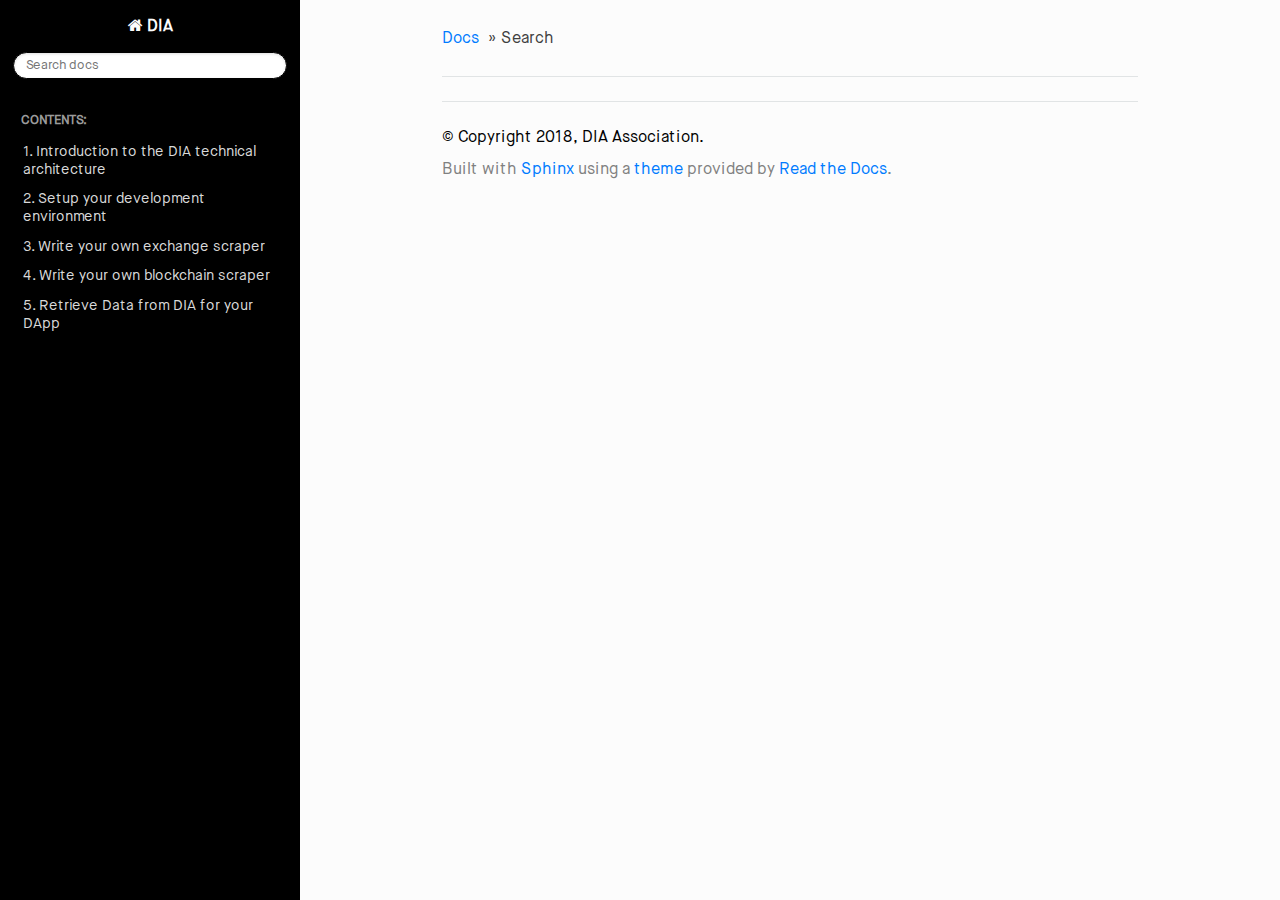
<file: _build/html/search.html>
<!DOCTYPE html>
<!--[if IE 8]><html class="no-js lt-ie9" lang="en" > <![endif]-->
<!--[if gt IE 8]><!--> <html class="no-js" lang="en" > <!--<![endif]-->
<head>
  <meta charset="utf-8">
  
  <meta name="viewport" content="width=device-width, initial-scale=1.0">
  
  <title>Search &mdash; DIA  documentation</title>
  

  
  
  
  

  

  
  
    

  

  <link rel="stylesheet" href="_static/css/theme.css" type="text/css" />
  <link rel="stylesheet" href="_static/pygments.css" type="text/css" />
  <link rel="stylesheet" href="_static/css/dia.css" type="text/css" />
    <link rel="index" title="Index" href="genindex.html" />
    <link rel="search" title="Search" href="#" /> 

  
  <script src="_static/js/modernizr.min.js"></script>

</head>

<body class="wy-body-for-nav">

   
  <div class="wy-grid-for-nav">

    
    <nav data-toggle="wy-nav-shift" class="wy-nav-side">
      <div class="wy-side-scroll">
        <div class="wy-side-nav-search">
          

          
            <a href="index.html" class="icon icon-home"> DIA
          

          
          </a>

          
            
            
          

          
<div role="search">
  <form id="rtd-search-form" class="wy-form" action="#" method="get">
    <input type="text" name="q" placeholder="Search docs" />
    <input type="hidden" name="check_keywords" value="yes" />
    <input type="hidden" name="area" value="default" />
  </form>
</div>

          
        </div>

        <div class="wy-menu wy-menu-vertical" data-spy="affix" role="navigation" aria-label="main navigation">
          
            
            
              
            
            
              <p class="caption"><span class="caption-text">Contents:</span></p>
<ul>
<li class="toctree-l1"><a class="reference internal" href="intro.html">1. Introduction to the DIA technical architecture</a></li>
<li class="toctree-l1"><a class="reference internal" href="setup.html">2. Setup your development environment</a></li>
<li class="toctree-l1"><a class="reference internal" href="exchange-scrapers.html">3. Write your own exchange scraper</a></li>
<li class="toctree-l1"><a class="reference internal" href="blockchain-scrapers.html">4. Write your own blockchain scraper</a></li>
<li class="toctree-l1"><a class="reference internal" href="retrieve-data.html">5. Retrieve Data from DIA for your DApp</a></li>
</ul>

            
          
        </div>
      </div>
    </nav>

    <section data-toggle="wy-nav-shift" class="wy-nav-content-wrap">

      
      <nav class="wy-nav-top" aria-label="top navigation">
        
          <i data-toggle="wy-nav-top" class="fa fa-bars"></i>
          <a href="index.html">DIA</a>
        
      </nav>


      <div class="wy-nav-content">
        
        <div class="rst-content">
        
          















<div role="navigation" aria-label="breadcrumbs navigation">

  <ul class="wy-breadcrumbs">
    
      <li><a href="index.html">Docs</a> &raquo;</li>
        
      <li>Search</li>
    
    
      <li class="wy-breadcrumbs-aside">
        
            
        
      </li>
    
  </ul>

  
  <hr/>
</div>
          <div role="main" class="document" itemscope="itemscope" itemtype="http://schema.org/Article">
           <div itemprop="articleBody">
            
  <noscript>
  <div id="fallback" class="admonition warning">
    <p class="last">
      Please activate JavaScript to enable the search
      functionality.
    </p>
  </div>
  </noscript>

  
  <div id="search-results">
  
  </div>

           </div>
           
          </div>
          <footer>
  

  <hr/>

  <div role="contentinfo">
    <p>
        &copy; Copyright 2018, DIA Association.

    </p>
  </div>
  Built with <a href="http://sphinx-doc.org/">Sphinx</a> using a <a href="https://github.com/rtfd/sphinx_rtd_theme">theme</a> provided by <a href="https://readthedocs.org">Read the Docs</a>. 

</footer>

        </div>
      </div>

    </section>

  </div>
  


  

    <script type="text/javascript">
        var DOCUMENTATION_OPTIONS = {
            URL_ROOT:'./',
            VERSION:'',
            LANGUAGE:'None',
            COLLAPSE_INDEX:false,
            FILE_SUFFIX:'.html',
            HAS_SOURCE:  true,
            SOURCELINK_SUFFIX: '.txt'
        };
    </script>
      <script type="text/javascript" src="_static/jquery.js"></script>
      <script type="text/javascript" src="_static/underscore.js"></script>
      <script type="text/javascript" src="_static/doctools.js"></script>
      <script type="text/javascript" src="_static/searchtools.js"></script>

  

  <script type="text/javascript" src="_static/js/theme.js"></script>

  <script type="text/javascript">
      jQuery(function () {
          SphinxRtdTheme.Navigation.enable(true);
      });
  </script>
  <script type="text/javascript">
    jQuery(function() { Search.loadIndex("searchindex.js"); });
  </script>
  
  <script type="text/javascript" id="searchindexloader"></script>
   


</body>
</html>
</file>
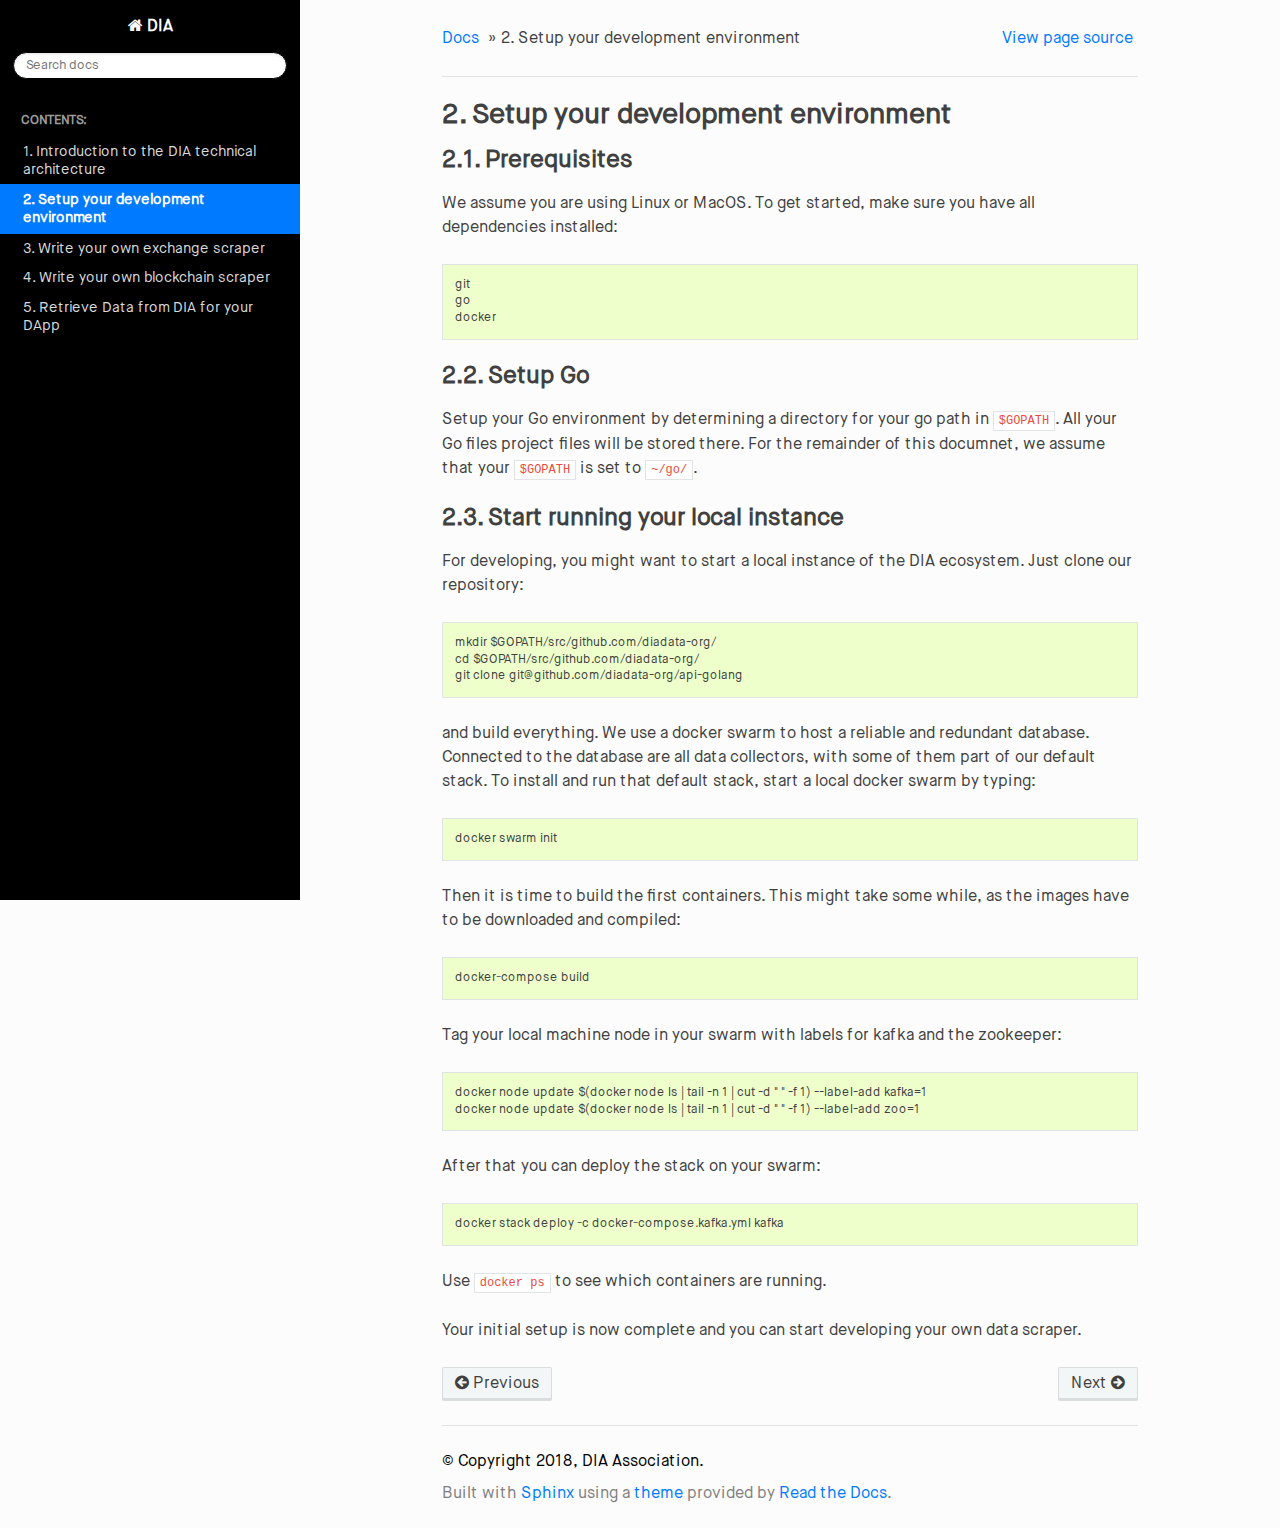
<file: _build/html/setup.html>
<!DOCTYPE html>
<!--[if IE 8]><html class="no-js lt-ie9" lang="en" > <![endif]-->
<!--[if gt IE 8]><!--> <html class="no-js" lang="en" > <!--<![endif]-->
<head>
  <meta charset="utf-8">
  
  <meta name="viewport" content="width=device-width, initial-scale=1.0">
  
  <title>2. Setup your development environment &mdash; DIA  documentation</title>
  

  
  
  
  

  

  
  
    

  

  <link rel="stylesheet" href="_static/css/theme.css" type="text/css" />
  <link rel="stylesheet" href="_static/pygments.css" type="text/css" />
  <link rel="stylesheet" href="_static/css/dia.css" type="text/css" />
    <link rel="index" title="Index" href="genindex.html" />
    <link rel="search" title="Search" href="search.html" />
    <link rel="next" title="3. Write your own exchange scraper" href="exchange-scrapers.html" />
    <link rel="prev" title="1. Introduction to the DIA technical architecture" href="intro.html" /> 

  
  <script src="_static/js/modernizr.min.js"></script>

</head>

<body class="wy-body-for-nav">

   
  <div class="wy-grid-for-nav">

    
    <nav data-toggle="wy-nav-shift" class="wy-nav-side">
      <div class="wy-side-scroll">
        <div class="wy-side-nav-search">
          

          
            <a href="index.html" class="icon icon-home"> DIA
          

          
          </a>

          
            
            
          

          
<div role="search">
  <form id="rtd-search-form" class="wy-form" action="search.html" method="get">
    <input type="text" name="q" placeholder="Search docs" />
    <input type="hidden" name="check_keywords" value="yes" />
    <input type="hidden" name="area" value="default" />
  </form>
</div>

          
        </div>

        <div class="wy-menu wy-menu-vertical" data-spy="affix" role="navigation" aria-label="main navigation">
          
            
            
              
            
            
              <p class="caption"><span class="caption-text">Contents:</span></p>
<ul class="current">
<li class="toctree-l1"><a class="reference internal" href="intro.html">1. Introduction to the DIA technical architecture</a></li>
<li class="toctree-l1 current"><a class="current reference internal" href="#">2. Setup your development environment</a></li>
<li class="toctree-l1"><a class="reference internal" href="exchange-scrapers.html">3. Write your own exchange scraper</a></li>
<li class="toctree-l1"><a class="reference internal" href="blockchain-scrapers.html">4. Write your own blockchain scraper</a></li>
<li class="toctree-l1"><a class="reference internal" href="retrieve-data.html">5. Retrieve Data from DIA for your DApp</a></li>
</ul>

            
          
        </div>
      </div>
    </nav>

    <section data-toggle="wy-nav-shift" class="wy-nav-content-wrap">

      
      <nav class="wy-nav-top" aria-label="top navigation">
        
          <i data-toggle="wy-nav-top" class="fa fa-bars"></i>
          <a href="index.html">DIA</a>
        
      </nav>


      <div class="wy-nav-content">
        
        <div class="rst-content">
        
          















<div role="navigation" aria-label="breadcrumbs navigation">

  <ul class="wy-breadcrumbs">
    
      <li><a href="index.html">Docs</a> &raquo;</li>
        
      <li>2. Setup your development environment</li>
    
    
      <li class="wy-breadcrumbs-aside">
        
            
            <a href="_sources/setup.rst.txt" rel="nofollow"> View page source</a>
          
        
      </li>
    
  </ul>

  
  <hr/>
</div>
          <div role="main" class="document" itemscope="itemscope" itemtype="http://schema.org/Article">
           <div itemprop="articleBody">
            
  <div class="section" id="setup-your-development-environment">
<h1>2. Setup your development environment<a class="headerlink" href="#setup-your-development-environment" title="Permalink to this headline">¶</a></h1>
<div class="section" id="prerequisites">
<h2>2.1. Prerequisites<a class="headerlink" href="#prerequisites" title="Permalink to this headline">¶</a></h2>
<p>We assume you are using Linux or MacOS.
To get started, make sure you have all dependencies installed:</p>
<div class="highlight-default notranslate"><div class="highlight"><pre><span></span><span class="n">git</span>
<span class="n">go</span>
<span class="n">docker</span>
</pre></div>
</div>
</div>
<div class="section" id="setup-go">
<h2>2.2. Setup Go<a class="headerlink" href="#setup-go" title="Permalink to this headline">¶</a></h2>
<p>Setup your Go environment by determining a directory for your go path in <code class="docutils literal notranslate"><span class="pre">$GOPATH</span></code>.
All your Go files project files will be stored there.
For the remainder of this documnet, we assume that your <code class="docutils literal notranslate"><span class="pre">$GOPATH</span></code> is set to <code class="docutils literal notranslate"><span class="pre">~/go/</span></code>.</p>
</div>
<div class="section" id="start-running-your-local-instance">
<h2>2.3. Start running your local instance<a class="headerlink" href="#start-running-your-local-instance" title="Permalink to this headline">¶</a></h2>
<p>For developing, you might want to start a local instance of the DIA ecosystem.
Just clone our repository:</p>
<div class="highlight-default notranslate"><div class="highlight"><pre><span></span>mkdir $GOPATH/src/github.com/diadata-org/
cd $GOPATH/src/github.com/diadata-org/
git clone git@github.com/diadata-org/api-golang
</pre></div>
</div>
<p>and build everything.
We use a docker swarm to host a reliable and redundant database.
Connected to the database are all data collectors, with some of them part of our default stack.
To install and run that default stack, start a local docker swarm by typing:</p>
<div class="highlight-default notranslate"><div class="highlight"><pre><span></span><span class="n">docker</span> <span class="n">swarm</span> <span class="n">init</span>
</pre></div>
</div>
<p>Then it is time to build the first containers. This might take some while, as the images have to be downloaded and compiled:</p>
<div class="highlight-default notranslate"><div class="highlight"><pre><span></span><span class="n">docker</span><span class="o">-</span><span class="n">compose</span> <span class="n">build</span>
</pre></div>
</div>
<p>Tag your local machine node in your swarm with labels for kafka and the zookeeper:</p>
<div class="highlight-default notranslate"><div class="highlight"><pre><span></span>docker node update $(docker node ls | tail -n 1 | cut -d &quot; &quot; -f 1) --label-add kafka=1
docker node update $(docker node ls | tail -n 1 | cut -d &quot; &quot; -f 1) --label-add zoo=1
</pre></div>
</div>
<p>After that you can deploy the stack on your swarm:</p>
<div class="highlight-default notranslate"><div class="highlight"><pre><span></span><span class="n">docker</span> <span class="n">stack</span> <span class="n">deploy</span> <span class="o">-</span><span class="n">c</span> <span class="n">docker</span><span class="o">-</span><span class="n">compose</span><span class="o">.</span><span class="n">kafka</span><span class="o">.</span><span class="n">yml</span> <span class="n">kafka</span>
</pre></div>
</div>
<p>Use <code class="docutils literal notranslate"><span class="pre">docker</span> <span class="pre">ps</span></code> to see which containers are running.</p>
<p>Your initial setup is now complete and you can start developing your own data scraper.</p>
</div>
</div>


           </div>
           
          </div>
          <footer>
  
    <div class="rst-footer-buttons" role="navigation" aria-label="footer navigation">
      
        <a href="exchange-scrapers.html" class="btn btn-neutral float-right" title="3. Write your own exchange scraper" accesskey="n" rel="next">Next <span class="fa fa-arrow-circle-right"></span></a>
      
      
        <a href="intro.html" class="btn btn-neutral" title="1. Introduction to the DIA technical architecture" accesskey="p" rel="prev"><span class="fa fa-arrow-circle-left"></span> Previous</a>
      
    </div>
  

  <hr/>

  <div role="contentinfo">
    <p>
        &copy; Copyright 2018, DIA Association.

    </p>
  </div>
  Built with <a href="http://sphinx-doc.org/">Sphinx</a> using a <a href="https://github.com/rtfd/sphinx_rtd_theme">theme</a> provided by <a href="https://readthedocs.org">Read the Docs</a>. 

</footer>

        </div>
      </div>

    </section>

  </div>
  


  

    <script type="text/javascript">
        var DOCUMENTATION_OPTIONS = {
            URL_ROOT:'./',
            VERSION:'',
            LANGUAGE:'None',
            COLLAPSE_INDEX:false,
            FILE_SUFFIX:'.html',
            HAS_SOURCE:  true,
            SOURCELINK_SUFFIX: '.txt'
        };
    </script>
      <script type="text/javascript" src="_static/jquery.js"></script>
      <script type="text/javascript" src="_static/underscore.js"></script>
      <script type="text/javascript" src="_static/doctools.js"></script>

  

  <script type="text/javascript" src="_static/js/theme.js"></script>

  <script type="text/javascript">
      jQuery(function () {
          SphinxRtdTheme.Navigation.enable(true);
      });
  </script> 

</body>
</html>
</file>
<file: _build/html/_static/css/theme.css>
/* sphinx_rtd_theme version 0.4.1 | MIT license */
/* Built 20180727 10:07 */
*{-webkit-box-sizing:border-box;-moz-box-sizing:border-box;box-sizing:border-box}article,aside,details,figcaption,figure,footer,header,hgroup,nav,section{display:block}audio,canvas,video{display:inline-block;*display:inline;*zoom:1}audio:not([controls]){display:none}[hidden]{display:none}*{-webkit-box-sizing:border-box;-moz-box-sizing:border-box;box-sizing:border-box}html{font-size:100%;-webkit-text-size-adjust:100%;-ms-text-size-adjust:100%}body{margin:0}a:hover,a:active{outline:0}abbr[title]{border-bottom:1px dotted}b,strong{font-weight:bold}blockquote{margin:0}dfn{font-style:italic}ins{background:#ff9;color:#000;text-decoration:none}mark{background:#ff0;color:#000;font-style:italic;font-weight:bold}pre,code,.rst-content tt,.rst-content code,kbd,samp{font-family:monospace,serif;_font-family:"courier new",monospace;font-size:1em}pre{white-space:pre}q{quotes:none}q:before,q:after{content:"";content:none}small{font-size:85%}sub,sup{font-size:75%;line-height:0;position:relative;vertical-align:baseline}sup{top:-0.5em}sub{bottom:-0.25em}ul,ol,dl{margin:0;padding:0;list-style:none;list-style-image:none}li{list-style:none}dd{margin:0}img{border:0;-ms-interpolation-mode:bicubic;vertical-align:middle;max-width:100%}svg:not(:root){overflow:hidden}figure{margin:0}form{margin:0}fieldset{border:0;margin:0;padding:0}label{cursor:pointer}legend{border:0;*margin-left:-7px;padding:0;white-space:normal}button,input,select,textarea{font-size:100%;margin:0;vertical-align:baseline;*vertical-align:middle}button,input{line-height:normal}button,input[type="button"],input[type="reset"],input[type="submit"]{cursor:pointer;-webkit-appearance:button;*overflow:visible}button[disabled],input[disabled]{cursor:default}input[type="checkbox"],input[type="radio"]{box-sizing:border-box;padding:0;*width:13px;*height:13px}input[type="search"]{-webkit-appearance:textfield;-moz-box-sizing:content-box;-webkit-box-sizing:content-box;box-sizing:content-box}input[type="search"]::-webkit-search-decoration,input[type="search"]::-webkit-search-cancel-button{-webkit-appearance:none}button::-moz-focus-inner,input::-moz-focus-inner{border:0;padding:0}textarea{overflow:auto;vertical-align:top;resize:vertical}table{border-collapse:collapse;border-spacing:0}td{vertical-align:top}.chromeframe{margin:.2em 0;background:#ccc;color:#000;padding:.2em 0}.ir{display:block;border:0;text-indent:-999em;overflow:hidden;background-color:transparent;background-repeat:no-repeat;text-align:left;direction:ltr;*line-height:0}.ir br{display:none}.hidden{display:none !important;visibility:hidden}.visuallyhidden{border:0;clip:rect(0 0 0 0);height:1px;margin:-1px;overflow:hidden;padding:0;position:absolute;width:1px}.visuallyhidden.focusable:active,.visuallyhidden.focusable:focus{clip:auto;height:auto;margin:0;overflow:visible;position:static;width:auto}.invisible{visibility:hidden}.relative{position:relative}big,small{font-size:100%}@media print{html,body,section{background:none !important}*{box-shadow:none !important;text-shadow:none !important;filter:none !important;-ms-filter:none !important}a,a:visited{text-decoration:underline}.ir a:after,a[href^="javascript:"]:after,a[href^="#"]:after{content:""}pre,blockquote{page-break-inside:avoid}thead{display:table-header-group}tr,img{page-break-inside:avoid}img{max-width:100% !important}@page{margin:.5cm}p,h2,.rst-content .toctree-wrapper p.caption,h3{orphans:3;widows:3}h2,.rst-content .toctree-wrapper p.caption,h3{page-break-after:avoid}}.fa:before,.wy-menu-vertical li span.toctree-expand:before,.wy-menu-vertical li.on a span.toctree-expand:before,.wy-menu-vertical li.current>a span.toctree-expand:before,.rst-content .admonition-title:before,.rst-content h1 .headerlink:before,.rst-content h2 .headerlink:before,.rst-content h3 .headerlink:before,.rst-content h4 .headerlink:before,.rst-content h5 .headerlink:before,.rst-content h6 .headerlink:before,.rst-content dl dt .headerlink:before,.rst-content p.caption .headerlink:before,.rst-content table>caption .headerlink:before,.rst-content tt.download span:first-child:before,.rst-content code.download span:first-child:before,.icon:before,.wy-dropdown .caret:before,.wy-inline-validate.wy-inline-validate-success .wy-input-context:before,.wy-inline-validate.wy-inline-validate-danger .wy-input-context:before,.wy-inline-validate.wy-inline-validate-warning .wy-input-context:before,.wy-inline-validate.wy-inline-validate-info .wy-input-context:before,.wy-alert,.rst-content .note,.rst-content .attention,.rst-content .caution,.rst-content .danger,.rst-content .error,.rst-content .hint,.rst-content .important,.rst-content .tip,.rst-content .warning,.rst-content .seealso,.rst-content .admonition-todo,.rst-content .admonition,.btn,input[type="text"],input[type="password"],input[type="email"],input[type="url"],input[type="date"],input[type="month"],input[type="time"],input[type="datetime"],input[type="datetime-local"],input[type="week"],input[type="number"],input[type="search"],input[type="tel"],input[type="color"],select,textarea,.wy-menu-vertical li.on a,.wy-menu-vertical li.current>a,.wy-side-nav-search>a,.wy-side-nav-search .wy-dropdown>a,.wy-nav-top a{-webkit-font-smoothing:antialiased}.clearfix{*zoom:1}.clearfix:before,.clearfix:after{display:table;content:""}.clearfix:after{clear:both}/*!
 *  Font Awesome 4.7.0 by @davegandy - http://fontawesome.io - @fontawesome
 *  License - http://fontawesome.io/license (Font: SIL OFL 1.1, CSS: MIT License)
 */@font-face{font-family:'FontAwesome';src:url("../fonts/fontawesome-webfont.eot?v=4.7.0");src:url("../fonts/fontawesome-webfont.eot?#iefix&v=4.7.0") format("embedded-opentype"),url("../fonts/fontawesome-webfont.woff2?v=4.7.0") format("woff2"),url("../fonts/fontawesome-webfont.woff?v=4.7.0") format("woff"),url("../fonts/fontawesome-webfont.ttf?v=4.7.0") format("truetype"),url("../fonts/fontawesome-webfont.svg?v=4.7.0#fontawesomeregular") format("svg");font-weight:normal;font-style:normal}.fa,.wy-menu-vertical li span.toctree-expand,.wy-menu-vertical li.on a span.toctree-expand,.wy-menu-vertical li.current>a span.toctree-expand,.rst-content .admonition-title,.rst-content h1 .headerlink,.rst-content h2 .headerlink,.rst-content h3 .headerlink,.rst-content h4 .headerlink,.rst-content h5 .headerlink,.rst-content h6 .headerlink,.rst-content dl dt .headerlink,.rst-content p.caption .headerlink,.rst-content table>caption .headerlink,.rst-content tt.download span:first-child,.rst-content code.download span:first-child,.icon{display:inline-block;font:normal normal normal 14px/1 FontAwesome;font-size:inherit;text-rendering:auto;-webkit-font-smoothing:antialiased;-moz-osx-font-smoothing:grayscale}.fa-lg{font-size:1.3333333333em;line-height:.75em;vertical-align:-15%}.fa-2x{font-size:2em}.fa-3x{font-size:3em}.fa-4x{font-size:4em}.fa-5x{font-size:5em}.fa-fw{width:1.2857142857em;text-align:center}.fa-ul{padding-left:0;margin-left:2.1428571429em;list-style-type:none}.fa-ul>li{position:relative}.fa-li{position:absolute;left:-2.1428571429em;width:2.1428571429em;top:.1428571429em;text-align:center}.fa-li.fa-lg{left:-1.8571428571em}.fa-border{padding:.2em .25em .15em;border:solid 0.08em #eee;border-radius:.1em}.fa-pull-left{float:left}.fa-pull-right{float:right}.fa.fa-pull-left,.wy-menu-vertical li span.fa-pull-left.toctree-expand,.wy-menu-vertical li.on a span.fa-pull-left.toctree-expand,.wy-menu-vertical li.current>a span.fa-pull-left.toctree-expand,.rst-content .fa-pull-left.admonition-title,.rst-content h1 .fa-pull-left.headerlink,.rst-content h2 .fa-pull-left.headerlink,.rst-content h3 .fa-pull-left.headerlink,.rst-content h4 .fa-pull-left.headerlink,.rst-content h5 .fa-pull-left.headerlink,.rst-content h6 .fa-pull-left.headerlink,.rst-content dl dt .fa-pull-left.headerlink,.rst-content p.caption .fa-pull-left.headerlink,.rst-content table>caption .fa-pull-left.headerlink,.rst-content tt.download span.fa-pull-left:first-child,.rst-content code.download span.fa-pull-left:first-child,.fa-pull-left.icon{margin-right:.3em}.fa.fa-pull-right,.wy-menu-vertical li span.fa-pull-right.toctree-expand,.wy-menu-vertical li.on a span.fa-pull-right.toctree-expand,.wy-menu-vertical li.current>a span.fa-pull-right.toctree-expand,.rst-content .fa-pull-right.admonition-title,.rst-content h1 .fa-pull-right.headerlink,.rst-content h2 .fa-pull-right.headerlink,.rst-content h3 .fa-pull-right.headerlink,.rst-content h4 .fa-pull-right.headerlink,.rst-content h5 .fa-pull-right.headerlink,.rst-content h6 .fa-pull-right.headerlink,.rst-content dl dt .fa-pull-right.headerlink,.rst-content p.caption .fa-pull-right.headerlink,.rst-content table>caption .fa-pull-right.headerlink,.rst-content tt.download span.fa-pull-right:first-child,.rst-content code.download span.fa-pull-right:first-child,.fa-pull-right.icon{margin-left:.3em}.pull-right{float:right}.pull-left{float:left}.fa.pull-left,.wy-menu-vertical li span.pull-left.toctree-expand,.wy-menu-vertical li.on a span.pull-left.toctree-expand,.wy-menu-vertical li.current>a span.pull-left.toctree-expand,.rst-content .pull-left.admonition-title,.rst-content h1 .pull-left.headerlink,.rst-content h2 .pull-left.headerlink,.rst-content h3 .pull-left.headerlink,.rst-content h4 .pull-left.headerlink,.rst-content h5 .pull-left.headerlink,.rst-content h6 .pull-left.headerlink,.rst-content dl dt .pull-left.headerlink,.rst-content p.caption .pull-left.headerlink,.rst-content table>caption .pull-left.headerlink,.rst-content tt.download span.pull-left:first-child,.rst-content code.download span.pull-left:first-child,.pull-left.icon{margin-right:.3em}.fa.pull-right,.wy-menu-vertical li span.pull-right.toctree-expand,.wy-menu-vertical li.on a span.pull-right.toctree-expand,.wy-menu-vertical li.current>a span.pull-right.toctree-expand,.rst-content .pull-right.admonition-title,.rst-content h1 .pull-right.headerlink,.rst-content h2 .pull-right.headerlink,.rst-content h3 .pull-right.headerlink,.rst-content h4 .pull-right.headerlink,.rst-content h5 .pull-right.headerlink,.rst-content h6 .pull-right.headerlink,.rst-content dl dt .pull-right.headerlink,.rst-content p.caption .pull-right.headerlink,.rst-content table>caption .pull-right.headerlink,.rst-content tt.download span.pull-right:first-child,.rst-content code.download span.pull-right:first-child,.pull-right.icon{margin-left:.3em}.fa-spin{-webkit-animation:fa-spin 2s infinite linear;animation:fa-spin 2s infinite linear}.fa-pulse{-webkit-animation:fa-spin 1s infinite steps(8);animation:fa-spin 1s infinite steps(8)}@-webkit-keyframes fa-spin{0%{-webkit-transform:rotate(0deg);transform:rotate(0deg)}100%{-webkit-transform:rotate(359deg);transform:rotate(359deg)}}@keyframes fa-spin{0%{-webkit-transform:rotate(0deg);transform:rotate(0deg)}100%{-webkit-transform:rotate(359deg);transform:rotate(359deg)}}.fa-rotate-90{-ms-filter:"progid:DXImageTransform.Microsoft.BasicImage(rotation=1)";-webkit-transform:rotate(90deg);-ms-transform:rotate(90deg);transform:rotate(90deg)}.fa-rotate-180{-ms-filter:"progid:DXImageTransform.Microsoft.BasicImage(rotation=2)";-webkit-transform:rotate(180deg);-ms-transform:rotate(180deg);transform:rotate(180deg)}.fa-rotate-270{-ms-filter:"progid:DXImageTransform.Microsoft.BasicImage(rotation=3)";-webkit-transform:rotate(270deg);-ms-transform:rotate(270deg);transform:rotate(270deg)}.fa-flip-horizontal{-ms-filter:"progid:DXImageTransform.Microsoft.BasicImage(rotation=0, mirror=1)";-webkit-transform:scale(-1, 1);-ms-transform:scale(-1, 1);transform:scale(-1, 1)}.fa-flip-vertical{-ms-filter:"progid:DXImageTransform.Microsoft.BasicImage(rotation=2, mirror=1)";-webkit-transform:scale(1, -1);-ms-transform:scale(1, -1);transform:scale(1, -1)}:root .fa-rotate-90,:root .fa-rotate-180,:root .fa-rotate-270,:root .fa-flip-horizontal,:root .fa-flip-vertical{filter:none}.fa-stack{position:relative;display:inline-block;width:2em;height:2em;line-height:2em;vertical-align:middle}.fa-stack-1x,.fa-stack-2x{position:absolute;left:0;width:100%;text-align:center}.fa-stack-1x{line-height:inherit}.fa-stack-2x{font-size:2em}.fa-inverse{color:#fff}.fa-glass:before{content:""}.fa-music:before{content:""}.fa-search:before,.icon-search:before{content:""}.fa-envelope-o:before{content:""}.fa-heart:before{content:""}.fa-star:before{content:""}.fa-star-o:before{content:""}.fa-user:before{content:""}.fa-film:before{content:""}.fa-th-large:before{content:""}.fa-th:before{content:""}.fa-th-list:before{content:""}.fa-check:before{content:""}.fa-remove:before,.fa-close:before,.fa-times:before{content:""}.fa-search-plus:before{content:""}.fa-search-minus:before{content:""}.fa-power-off:before{content:""}.fa-signal:before{content:""}.fa-gear:before,.fa-cog:before{content:""}.fa-trash-o:before{content:""}.fa-home:before,.icon-home:before{content:""}.fa-file-o:before{content:""}.fa-clock-o:before{content:""}.fa-road:before{content:""}.fa-download:before,.rst-content tt.download span:first-child:before,.rst-content code.download span:first-child:before{content:""}.fa-arrow-circle-o-down:before{content:""}.fa-arrow-circle-o-up:before{content:""}.fa-inbox:before{content:""}.fa-play-circle-o:before{content:""}.fa-rotate-right:before,.fa-repeat:before{content:""}.fa-refresh:before{content:""}.fa-list-alt:before{content:""}.fa-lock:before{content:""}.fa-flag:before{content:""}.fa-headphones:before{content:""}.fa-volume-off:before{content:""}.fa-volume-down:before{content:""}.fa-volume-up:before{content:""}.fa-qrcode:before{content:""}.fa-barcode:before{content:""}.fa-tag:before{content:""}.fa-tags:before{content:""}.fa-book:before,.icon-book:before{content:""}.fa-bookmark:before{content:""}.fa-print:before{content:""}.fa-camera:before{content:""}.fa-font:before{content:""}.fa-bold:before{content:""}.fa-italic:before{content:""}.fa-text-height:before{content:""}.fa-text-width:before{content:""}.fa-align-left:before{content:""}.fa-align-center:before{content:""}.fa-align-right:before{content:""}.fa-align-justify:before{content:""}.fa-list:before{content:""}.fa-dedent:before,.fa-outdent:before{content:""}.fa-indent:before{content:""}.fa-video-camera:before{content:""}.fa-photo:before,.fa-image:before,.fa-picture-o:before{content:""}.fa-pencil:before{content:""}.fa-map-marker:before{content:""}.fa-adjust:before{content:""}.fa-tint:before{content:""}.fa-edit:before,.fa-pencil-square-o:before{content:""}.fa-share-square-o:before{content:""}.fa-check-square-o:before{content:""}.fa-arrows:before{content:""}.fa-step-backward:before{content:""}.fa-fast-backward:before{content:""}.fa-backward:before{content:""}.fa-play:before{content:""}.fa-pause:before{content:""}.fa-stop:before{content:""}.fa-forward:before{content:""}.fa-fast-forward:before{content:""}.fa-step-forward:before{content:""}.fa-eject:before{content:""}.fa-chevron-left:before{content:""}.fa-chevron-right:before{content:""}.fa-plus-circle:before{content:""}.fa-minus-circle:before{content:""}.fa-times-circle:before,.wy-inline-validate.wy-inline-validate-danger .wy-input-context:before{content:""}.fa-check-circle:before,.wy-inline-validate.wy-inline-validate-success .wy-input-context:before{content:""}.fa-question-circle:before{content:""}.fa-info-circle:before{content:""}.fa-crosshairs:before{content:""}.fa-times-circle-o:before{content:""}.fa-check-circle-o:before{content:""}.fa-ban:before{content:""}.fa-arrow-left:before{content:""}.fa-arrow-right:before{content:""}.fa-arrow-up:before{content:""}.fa-arrow-down:before{content:""}.fa-mail-forward:before,.fa-share:before{content:""}.fa-expand:before{content:""}.fa-compress:before{content:""}.fa-plus:before{content:""}.fa-minus:before{content:""}.fa-asterisk:before{content:""}.fa-exclamation-circle:before,.wy-inline-validate.wy-inline-validate-warning .wy-input-context:before,.wy-inline-validate.wy-inline-validate-info .wy-input-context:before,.rst-content .admonition-title:before{content:""}.fa-gift:before{content:""}.fa-leaf:before{content:""}.fa-fire:before,.icon-fire:before{content:""}.fa-eye:before{content:""}.fa-eye-slash:before{content:""}.fa-warning:before,.fa-exclamation-triangle:before{content:""}.fa-plane:before{content:""}.fa-calendar:before{content:""}.fa-random:before{content:""}.fa-comment:before{content:""}.fa-magnet:before{content:""}.fa-chevron-up:before{content:""}.fa-chevron-down:before{content:""}.fa-retweet:before{content:""}.fa-shopping-cart:before{content:""}.fa-folder:before{content:""}.fa-folder-open:before{content:""}.fa-arrows-v:before{content:""}.fa-arrows-h:before{content:""}.fa-bar-chart-o:before,.fa-bar-chart:before{content:""}.fa-twitter-square:before{content:""}.fa-facebook-square:before{content:""}.fa-camera-retro:before{content:""}.fa-key:before{content:""}.fa-gears:before,.fa-cogs:before{content:""}.fa-comments:before{content:""}.fa-thumbs-o-up:before{content:""}.fa-thumbs-o-down:before{content:""}.fa-star-half:before{content:""}.fa-heart-o:before{content:""}.fa-sign-out:before{content:""}.fa-linkedin-square:before{content:""}.fa-thumb-tack:before{content:""}.fa-external-link:before{content:""}.fa-sign-in:before{content:""}.fa-trophy:before{content:""}.fa-github-square:before{content:""}.fa-upload:before{content:""}.fa-lemon-o:before{content:""}.fa-phone:before{content:""}.fa-square-o:before{content:""}.fa-bookmark-o:before{content:""}.fa-phone-square:before{content:""}.fa-twitter:before{content:""}.fa-facebook-f:before,.fa-facebook:before{content:""}.fa-github:before,.icon-github:before{content:""}.fa-unlock:before{content:""}.fa-credit-card:before{content:""}.fa-feed:before,.fa-rss:before{content:""}.fa-hdd-o:before{content:""}.fa-bullhorn:before{content:""}.fa-bell:before{content:""}.fa-certificate:before{content:""}.fa-hand-o-right:before{content:""}.fa-hand-o-left:before{content:""}.fa-hand-o-up:before{content:""}.fa-hand-o-down:before{content:""}.fa-arrow-circle-left:before,.icon-circle-arrow-left:before{content:""}.fa-arrow-circle-right:before,.icon-circle-arrow-right:before{content:""}.fa-arrow-circle-up:before{content:""}.fa-arrow-circle-down:before{content:""}.fa-globe:before{content:""}.fa-wrench:before{content:""}.fa-tasks:before{content:""}.fa-filter:before{content:""}.fa-briefcase:before{content:""}.fa-arrows-alt:before{content:""}.fa-group:before,.fa-users:before{content:""}.fa-chain:before,.fa-link:before,.icon-link:before{content:""}.fa-cloud:before{content:""}.fa-flask:before{content:""}.fa-cut:before,.fa-scissors:before{content:""}.fa-copy:before,.fa-files-o:before{content:""}.fa-paperclip:before{content:""}.fa-save:before,.fa-floppy-o:before{content:""}.fa-square:before{content:""}.fa-navicon:before,.fa-reorder:before,.fa-bars:before{content:""}.fa-list-ul:before{content:""}.fa-list-ol:before{content:""}.fa-strikethrough:before{content:""}.fa-underline:before{content:""}.fa-table:before{content:""}.fa-magic:before{content:""}.fa-truck:before{content:""}.fa-pinterest:before{content:""}.fa-pinterest-square:before{content:""}.fa-google-plus-square:before{content:""}.fa-google-plus:before{content:""}.fa-money:before{content:""}.fa-caret-down:before,.wy-dropdown .caret:before,.icon-caret-down:before{content:""}.fa-caret-up:before{content:""}.fa-caret-left:before{content:""}.fa-caret-right:before{content:""}.fa-columns:before{content:""}.fa-unsorted:before,.fa-sort:before{content:""}.fa-sort-down:before,.fa-sort-desc:before{content:""}.fa-sort-up:before,.fa-sort-asc:before{content:""}.fa-envelope:before{content:""}.fa-linkedin:before{content:""}.fa-rotate-left:before,.fa-undo:before{content:""}.fa-legal:before,.fa-gavel:before{content:""}.fa-dashboard:before,.fa-tachometer:before{content:""}.fa-comment-o:before{content:""}.fa-comments-o:before{content:""}.fa-flash:before,.fa-bolt:before{content:""}.fa-sitemap:before{content:""}.fa-umbrella:before{content:""}.fa-paste:before,.fa-clipboard:before{content:""}.fa-lightbulb-o:before{content:""}.fa-exchange:before{content:""}.fa-cloud-download:before{content:""}.fa-cloud-upload:before{content:""}.fa-user-md:before{content:""}.fa-stethoscope:before{content:""}.fa-suitcase:before{content:""}.fa-bell-o:before{content:""}.fa-coffee:before{content:""}.fa-cutlery:before{content:""}.fa-file-text-o:before{content:""}.fa-building-o:before{content:""}.fa-hospital-o:before{content:""}.fa-ambulance:before{content:""}.fa-medkit:before{content:""}.fa-fighter-jet:before{content:""}.fa-beer:before{content:""}.fa-h-square:before{content:""}.fa-plus-square:before{content:""}.fa-angle-double-left:before{content:""}.fa-angle-double-right:before{content:""}.fa-angle-double-up:before{content:""}.fa-angle-double-down:before{content:""}.fa-angle-left:before{content:""}.fa-angle-right:before{content:""}.fa-angle-up:before{content:""}.fa-angle-down:before{content:""}.fa-desktop:before{content:""}.fa-laptop:before{content:""}.fa-tablet:before{content:""}.fa-mobile-phone:before,.fa-mobile:before{content:""}.fa-circle-o:before{content:""}.fa-quote-left:before{content:""}.fa-quote-right:before{content:""}.fa-spinner:before{content:""}.fa-circle:before{content:""}.fa-mail-reply:before,.fa-reply:before{content:""}.fa-github-alt:before{content:""}.fa-folder-o:before{content:""}.fa-folder-open-o:before{content:""}.fa-smile-o:before{content:""}.fa-frown-o:before{content:""}.fa-meh-o:before{content:""}.fa-gamepad:before{content:""}.fa-keyboard-o:before{content:""}.fa-flag-o:before{content:""}.fa-flag-checkered:before{content:""}.fa-terminal:before{content:""}.fa-code:before{content:""}.fa-mail-reply-all:before,.fa-reply-all:before{content:""}.fa-star-half-empty:before,.fa-star-half-full:before,.fa-star-half-o:before{content:""}.fa-location-arrow:before{content:""}.fa-crop:before{content:""}.fa-code-fork:before{content:""}.fa-unlink:before,.fa-chain-broken:before{content:""}.fa-question:before{content:""}.fa-info:before{content:""}.fa-exclamation:before{content:""}.fa-superscript:before{content:""}.fa-subscript:before{content:""}.fa-eraser:before{content:""}.fa-puzzle-piece:before{content:""}.fa-microphone:before{content:""}.fa-microphone-slash:before{content:""}.fa-shield:before{content:""}.fa-calendar-o:before{content:""}.fa-fire-extinguisher:before{content:""}.fa-rocket:before{content:""}.fa-maxcdn:before{content:""}.fa-chevron-circle-left:before{content:""}.fa-chevron-circle-right:before{content:""}.fa-chevron-circle-up:before{content:""}.fa-chevron-circle-down:before{content:""}.fa-html5:before{content:""}.fa-css3:before{content:""}.fa-anchor:before{content:""}.fa-unlock-alt:before{content:""}.fa-bullseye:before{content:""}.fa-ellipsis-h:before{content:""}.fa-ellipsis-v:before{content:""}.fa-rss-square:before{content:""}.fa-play-circle:before{content:""}.fa-ticket:before{content:""}.fa-minus-square:before{content:""}.fa-minus-square-o:before,.wy-menu-vertical li.on a span.toctree-expand:before,.wy-menu-vertical li.current>a span.toctree-expand:before{content:""}.fa-level-up:before{content:""}.fa-level-down:before{content:""}.fa-check-square:before{content:""}.fa-pencil-square:before{content:""}.fa-external-link-square:before{content:""}.fa-share-square:before{content:""}.fa-compass:before{content:""}.fa-toggle-down:before,.fa-caret-square-o-down:before{content:""}.fa-toggle-up:before,.fa-caret-square-o-up:before{content:""}.fa-toggle-right:before,.fa-caret-square-o-right:before{content:""}.fa-euro:before,.fa-eur:before{content:""}.fa-gbp:before{content:""}.fa-dollar:before,.fa-usd:before{content:""}.fa-rupee:before,.fa-inr:before{content:""}.fa-cny:before,.fa-rmb:before,.fa-yen:before,.fa-jpy:before{content:""}.fa-ruble:before,.fa-rouble:before,.fa-rub:before{content:""}.fa-won:before,.fa-krw:before{content:""}.fa-bitcoin:before,.fa-btc:before{content:""}.fa-file:before{content:""}.fa-file-text:before{content:""}.fa-sort-alpha-asc:before{content:""}.fa-sort-alpha-desc:before{content:""}.fa-sort-amount-asc:before{content:""}.fa-sort-amount-desc:before{content:""}.fa-sort-numeric-asc:before{content:""}.fa-sort-numeric-desc:before{content:""}.fa-thumbs-up:before{content:""}.fa-thumbs-down:before{content:""}.fa-youtube-square:before{content:""}.fa-youtube:before{content:""}.fa-xing:before{content:""}.fa-xing-square:before{content:""}.fa-youtube-play:before{content:""}.fa-dropbox:before{content:""}.fa-stack-overflow:before{content:""}.fa-instagram:before{content:""}.fa-flickr:before{content:""}.fa-adn:before{content:""}.fa-bitbucket:before,.icon-bitbucket:before{content:""}.fa-bitbucket-square:before{content:""}.fa-tumblr:before{content:""}.fa-tumblr-square:before{content:""}.fa-long-arrow-down:before{content:""}.fa-long-arrow-up:before{content:""}.fa-long-arrow-left:before{content:""}.fa-long-arrow-right:before{content:""}.fa-apple:before{content:""}.fa-windows:before{content:""}.fa-android:before{content:""}.fa-linux:before{content:""}.fa-dribbble:before{content:""}.fa-skype:before{content:""}.fa-foursquare:before{content:""}.fa-trello:before{content:""}.fa-female:before{content:""}.fa-male:before{content:""}.fa-gittip:before,.fa-gratipay:before{content:""}.fa-sun-o:before{content:""}.fa-moon-o:before{content:""}.fa-archive:before{content:""}.fa-bug:before{content:""}.fa-vk:before{content:""}.fa-weibo:before{content:""}.fa-renren:before{content:""}.fa-pagelines:before{content:""}.fa-stack-exchange:before{content:""}.fa-arrow-circle-o-right:before{content:""}.fa-arrow-circle-o-left:before{content:""}.fa-toggle-left:before,.fa-caret-square-o-left:before{content:""}.fa-dot-circle-o:before{content:""}.fa-wheelchair:before{content:""}.fa-vimeo-square:before{content:""}.fa-turkish-lira:before,.fa-try:before{content:""}.fa-plus-square-o:before,.wy-menu-vertical li span.toctree-expand:before{content:""}.fa-space-shuttle:before{content:""}.fa-slack:before{content:""}.fa-envelope-square:before{content:""}.fa-wordpress:before{content:""}.fa-openid:before{content:""}.fa-institution:before,.fa-bank:before,.fa-university:before{content:""}.fa-mortar-board:before,.fa-graduation-cap:before{content:""}.fa-yahoo:before{content:""}.fa-google:before{content:""}.fa-reddit:before{content:""}.fa-reddit-square:before{content:""}.fa-stumbleupon-circle:before{content:""}.fa-stumbleupon:before{content:""}.fa-delicious:before{content:""}.fa-digg:before{content:""}.fa-pied-piper-pp:before{content:""}.fa-pied-piper-alt:before{content:""}.fa-drupal:before{content:""}.fa-joomla:before{content:""}.fa-language:before{content:""}.fa-fax:before{content:""}.fa-building:before{content:""}.fa-child:before{content:""}.fa-paw:before{content:""}.fa-spoon:before{content:""}.fa-cube:before{content:""}.fa-cubes:before{content:""}.fa-behance:before{content:""}.fa-behance-square:before{content:""}.fa-steam:before{content:""}.fa-steam-square:before{content:""}.fa-recycle:before{content:""}.fa-automobile:before,.fa-car:before{content:""}.fa-cab:before,.fa-taxi:before{content:""}.fa-tree:before{content:""}.fa-spotify:before{content:""}.fa-deviantart:before{content:""}.fa-soundcloud:before{content:""}.fa-database:before{content:""}.fa-file-pdf-o:before{content:""}.fa-file-word-o:before{content:""}.fa-file-excel-o:before{content:""}.fa-file-powerpoint-o:before{content:""}.fa-file-photo-o:before,.fa-file-picture-o:before,.fa-file-image-o:before{content:""}.fa-file-zip-o:before,.fa-file-archive-o:before{content:""}.fa-file-sound-o:before,.fa-file-audio-o:before{content:""}.fa-file-movie-o:before,.fa-file-video-o:before{content:""}.fa-file-code-o:before{content:""}.fa-vine:before{content:""}.fa-codepen:before{content:""}.fa-jsfiddle:before{content:""}.fa-life-bouy:before,.fa-life-buoy:before,.fa-life-saver:before,.fa-support:before,.fa-life-ring:before{content:""}.fa-circle-o-notch:before{content:""}.fa-ra:before,.fa-resistance:before,.fa-rebel:before{content:""}.fa-ge:before,.fa-empire:before{content:""}.fa-git-square:before{content:""}.fa-git:before{content:""}.fa-y-combinator-square:before,.fa-yc-square:before,.fa-hacker-news:before{content:""}.fa-tencent-weibo:before{content:""}.fa-qq:before{content:""}.fa-wechat:before,.fa-weixin:before{content:""}.fa-send:before,.fa-paper-plane:before{content:""}.fa-send-o:before,.fa-paper-plane-o:before{content:""}.fa-history:before{content:""}.fa-circle-thin:before{content:""}.fa-header:before{content:""}.fa-paragraph:before{content:""}.fa-sliders:before{content:""}.fa-share-alt:before{content:""}.fa-share-alt-square:before{content:""}.fa-bomb:before{content:""}.fa-soccer-ball-o:before,.fa-futbol-o:before{content:""}.fa-tty:before{content:""}.fa-binoculars:before{content:""}.fa-plug:before{content:""}.fa-slideshare:before{content:""}.fa-twitch:before{content:""}.fa-yelp:before{content:""}.fa-newspaper-o:before{content:""}.fa-wifi:before{content:""}.fa-calculator:before{content:""}.fa-paypal:before{content:""}.fa-google-wallet:before{content:""}.fa-cc-visa:before{content:""}.fa-cc-mastercard:before{content:""}.fa-cc-discover:before{content:""}.fa-cc-amex:before{content:""}.fa-cc-paypal:before{content:""}.fa-cc-stripe:before{content:""}.fa-bell-slash:before{content:""}.fa-bell-slash-o:before{content:""}.fa-trash:before{content:""}.fa-copyright:before{content:""}.fa-at:before{content:""}.fa-eyedropper:before{content:""}.fa-paint-brush:before{content:""}.fa-birthday-cake:before{content:""}.fa-area-chart:before{content:""}.fa-pie-chart:before{content:""}.fa-line-chart:before{content:""}.fa-lastfm:before{content:""}.fa-lastfm-square:before{content:""}.fa-toggle-off:before{content:""}.fa-toggle-on:before{content:""}.fa-bicycle:before{content:""}.fa-bus:before{content:""}.fa-ioxhost:before{content:""}.fa-angellist:before{content:""}.fa-cc:before{content:""}.fa-shekel:before,.fa-sheqel:before,.fa-ils:before{content:""}.fa-meanpath:before{content:""}.fa-buysellads:before{content:""}.fa-connectdevelop:before{content:""}.fa-dashcube:before{content:""}.fa-forumbee:before{content:""}.fa-leanpub:before{content:""}.fa-sellsy:before{content:""}.fa-shirtsinbulk:before{content:""}.fa-simplybuilt:before{content:""}.fa-skyatlas:before{content:""}.fa-cart-plus:before{content:""}.fa-cart-arrow-down:before{content:""}.fa-diamond:before{content:""}.fa-ship:before{content:""}.fa-user-secret:before{content:""}.fa-motorcycle:before{content:""}.fa-street-view:before{content:""}.fa-heartbeat:before{content:""}.fa-venus:before{content:""}.fa-mars:before{content:""}.fa-mercury:before{content:""}.fa-intersex:before,.fa-transgender:before{content:""}.fa-transgender-alt:before{content:""}.fa-venus-double:before{content:""}.fa-mars-double:before{content:""}.fa-venus-mars:before{content:""}.fa-mars-stroke:before{content:""}.fa-mars-stroke-v:before{content:""}.fa-mars-stroke-h:before{content:""}.fa-neuter:before{content:""}.fa-genderless:before{content:""}.fa-facebook-official:before{content:""}.fa-pinterest-p:before{content:""}.fa-whatsapp:before{content:""}.fa-server:before{content:""}.fa-user-plus:before{content:""}.fa-user-times:before{content:""}.fa-hotel:before,.fa-bed:before{content:""}.fa-viacoin:before{content:""}.fa-train:before{content:""}.fa-subway:before{content:""}.fa-medium:before{content:""}.fa-yc:before,.fa-y-combinator:before{content:""}.fa-optin-monster:before{content:""}.fa-opencart:before{content:""}.fa-expeditedssl:before{content:""}.fa-battery-4:before,.fa-battery:before,.fa-battery-full:before{content:""}.fa-battery-3:before,.fa-battery-three-quarters:before{content:""}.fa-battery-2:before,.fa-battery-half:before{content:""}.fa-battery-1:before,.fa-battery-quarter:before{content:""}.fa-battery-0:before,.fa-battery-empty:before{content:""}.fa-mouse-pointer:before{content:""}.fa-i-cursor:before{content:""}.fa-object-group:before{content:""}.fa-object-ungroup:before{content:""}.fa-sticky-note:before{content:""}.fa-sticky-note-o:before{content:""}.fa-cc-jcb:before{content:""}.fa-cc-diners-club:before{content:""}.fa-clone:before{content:""}.fa-balance-scale:before{content:""}.fa-hourglass-o:before{content:""}.fa-hourglass-1:before,.fa-hourglass-start:before{content:""}.fa-hourglass-2:before,.fa-hourglass-half:before{content:""}.fa-hourglass-3:before,.fa-hourglass-end:before{content:""}.fa-hourglass:before{content:""}.fa-hand-grab-o:before,.fa-hand-rock-o:before{content:""}.fa-hand-stop-o:before,.fa-hand-paper-o:before{content:""}.fa-hand-scissors-o:before{content:""}.fa-hand-lizard-o:before{content:""}.fa-hand-spock-o:before{content:""}.fa-hand-pointer-o:before{content:""}.fa-hand-peace-o:before{content:""}.fa-trademark:before{content:""}.fa-registered:before{content:""}.fa-creative-commons:before{content:""}.fa-gg:before{content:""}.fa-gg-circle:before{content:""}.fa-tripadvisor:before{content:""}.fa-odnoklassniki:before{content:""}.fa-odnoklassniki-square:before{content:""}.fa-get-pocket:before{content:""}.fa-wikipedia-w:before{content:""}.fa-safari:before{content:""}.fa-chrome:before{content:""}.fa-firefox:before{content:""}.fa-opera:before{content:""}.fa-internet-explorer:before{content:""}.fa-tv:before,.fa-television:before{content:""}.fa-contao:before{content:""}.fa-500px:before{content:""}.fa-amazon:before{content:""}.fa-calendar-plus-o:before{content:""}.fa-calendar-minus-o:before{content:""}.fa-calendar-times-o:before{content:""}.fa-calendar-check-o:before{content:""}.fa-industry:before{content:""}.fa-map-pin:before{content:""}.fa-map-signs:before{content:""}.fa-map-o:before{content:""}.fa-map:before{content:""}.fa-commenting:before{content:""}.fa-commenting-o:before{content:""}.fa-houzz:before{content:""}.fa-vimeo:before{content:""}.fa-black-tie:before{content:""}.fa-fonticons:before{content:""}.fa-reddit-alien:before{content:""}.fa-edge:before{content:""}.fa-credit-card-alt:before{content:""}.fa-codiepie:before{content:""}.fa-modx:before{content:""}.fa-fort-awesome:before{content:""}.fa-usb:before{content:""}.fa-product-hunt:before{content:""}.fa-mixcloud:before{content:""}.fa-scribd:before{content:""}.fa-pause-circle:before{content:""}.fa-pause-circle-o:before{content:""}.fa-stop-circle:before{content:""}.fa-stop-circle-o:before{content:""}.fa-shopping-bag:before{content:""}.fa-shopping-basket:before{content:""}.fa-hashtag:before{content:""}.fa-bluetooth:before{content:""}.fa-bluetooth-b:before{content:""}.fa-percent:before{content:""}.fa-gitlab:before,.icon-gitlab:before{content:""}.fa-wpbeginner:before{content:""}.fa-wpforms:before{content:""}.fa-envira:before{content:""}.fa-universal-access:before{content:""}.fa-wheelchair-alt:before{content:""}.fa-question-circle-o:before{content:""}.fa-blind:before{content:""}.fa-audio-description:before{content:""}.fa-volume-control-phone:before{content:""}.fa-braille:before{content:""}.fa-assistive-listening-systems:before{content:""}.fa-asl-interpreting:before,.fa-american-sign-language-interpreting:before{content:""}.fa-deafness:before,.fa-hard-of-hearing:before,.fa-deaf:before{content:""}.fa-glide:before{content:""}.fa-glide-g:before{content:""}.fa-signing:before,.fa-sign-language:before{content:""}.fa-low-vision:before{content:""}.fa-viadeo:before{content:""}.fa-viadeo-square:before{content:""}.fa-snapchat:before{content:""}.fa-snapchat-ghost:before{content:""}.fa-snapchat-square:before{content:""}.fa-pied-piper:before{content:""}.fa-first-order:before{content:""}.fa-yoast:before{content:""}.fa-themeisle:before{content:""}.fa-google-plus-circle:before,.fa-google-plus-official:before{content:""}.fa-fa:before,.fa-font-awesome:before{content:""}.fa-handshake-o:before{content:""}.fa-envelope-open:before{content:""}.fa-envelope-open-o:before{content:""}.fa-linode:before{content:""}.fa-address-book:before{content:""}.fa-address-book-o:before{content:""}.fa-vcard:before,.fa-address-card:before{content:""}.fa-vcard-o:before,.fa-address-card-o:before{content:""}.fa-user-circle:before{content:""}.fa-user-circle-o:before{content:""}.fa-user-o:before{content:""}.fa-id-badge:before{content:""}.fa-drivers-license:before,.fa-id-card:before{content:""}.fa-drivers-license-o:before,.fa-id-card-o:before{content:""}.fa-quora:before{content:""}.fa-free-code-camp:before{content:""}.fa-telegram:before{content:""}.fa-thermometer-4:before,.fa-thermometer:before,.fa-thermometer-full:before{content:""}.fa-thermometer-3:before,.fa-thermometer-three-quarters:before{content:""}.fa-thermometer-2:before,.fa-thermometer-half:before{content:""}.fa-thermometer-1:before,.fa-thermometer-quarter:before{content:""}.fa-thermometer-0:before,.fa-thermometer-empty:before{content:""}.fa-shower:before{content:""}.fa-bathtub:before,.fa-s15:before,.fa-bath:before{content:""}.fa-podcast:before{content:""}.fa-window-maximize:before{content:""}.fa-window-minimize:before{content:""}.fa-window-restore:before{content:""}.fa-times-rectangle:before,.fa-window-close:before{content:""}.fa-times-rectangle-o:before,.fa-window-close-o:before{content:""}.fa-bandcamp:before{content:""}.fa-grav:before{content:""}.fa-etsy:before{content:""}.fa-imdb:before{content:""}.fa-ravelry:before{content:""}.fa-eercast:before{content:""}.fa-microchip:before{content:""}.fa-snowflake-o:before{content:""}.fa-superpowers:before{content:""}.fa-wpexplorer:before{content:""}.fa-meetup:before{content:""}.sr-only{position:absolute;width:1px;height:1px;padding:0;margin:-1px;overflow:hidden;clip:rect(0, 0, 0, 0);border:0}.sr-only-focusable:active,.sr-only-focusable:focus{position:static;width:auto;height:auto;margin:0;overflow:visible;clip:auto}.fa,.wy-menu-vertical li span.toctree-expand,.wy-menu-vertical li.on a span.toctree-expand,.wy-menu-vertical li.current>a span.toctree-expand,.rst-content .admonition-title,.rst-content h1 .headerlink,.rst-content h2 .headerlink,.rst-content h3 .headerlink,.rst-content h4 .headerlink,.rst-content h5 .headerlink,.rst-content h6 .headerlink,.rst-content dl dt .headerlink,.rst-content p.caption .headerlink,.rst-content table>caption .headerlink,.rst-content tt.download span:first-child,.rst-content code.download span:first-child,.icon,.wy-dropdown .caret,.wy-inline-validate.wy-inline-validate-success .wy-input-context,.wy-inline-validate.wy-inline-validate-danger .wy-input-context,.wy-inline-validate.wy-inline-validate-warning .wy-input-context,.wy-inline-validate.wy-inline-validate-info .wy-input-context{font-family:inherit}.fa:before,.wy-menu-vertical li span.toctree-expand:before,.wy-menu-vertical li.on a span.toctree-expand:before,.wy-menu-vertical li.current>a span.toctree-expand:before,.rst-content .admonition-title:before,.rst-content h1 .headerlink:before,.rst-content h2 .headerlink:before,.rst-content h3 .headerlink:before,.rst-content h4 .headerlink:before,.rst-content h5 .headerlink:before,.rst-content h6 .headerlink:before,.rst-content dl dt .headerlink:before,.rst-content p.caption .headerlink:before,.rst-content table>caption .headerlink:before,.rst-content tt.download span:first-child:before,.rst-content code.download span:first-child:before,.icon:before,.wy-dropdown .caret:before,.wy-inline-validate.wy-inline-validate-success .wy-input-context:before,.wy-inline-validate.wy-inline-validate-danger .wy-input-context:before,.wy-inline-validate.wy-inline-validate-warning .wy-input-context:before,.wy-inline-validate.wy-inline-validate-info .wy-input-context:before{font-family:"FontAwesome";display:inline-block;font-style:normal;font-weight:normal;line-height:1;text-decoration:inherit}a .fa,a .wy-menu-vertical li span.toctree-expand,.wy-menu-vertical li a span.toctree-expand,.wy-menu-vertical li.on a span.toctree-expand,.wy-menu-vertical li.current>a span.toctree-expand,a .rst-content .admonition-title,.rst-content a .admonition-title,a .rst-content h1 .headerlink,.rst-content h1 a .headerlink,a .rst-content h2 .headerlink,.rst-content h2 a .headerlink,a .rst-content h3 .headerlink,.rst-content h3 a .headerlink,a .rst-content h4 .headerlink,.rst-content h4 a .headerlink,a .rst-content h5 .headerlink,.rst-content h5 a .headerlink,a .rst-content h6 .headerlink,.rst-content h6 a .headerlink,a .rst-content dl dt .headerlink,.rst-content dl dt a .headerlink,a .rst-content p.caption .headerlink,.rst-content p.caption a .headerlink,a .rst-content table>caption .headerlink,.rst-content table>caption a .headerlink,a .rst-content tt.download span:first-child,.rst-content tt.download a span:first-child,a .rst-content code.download span:first-child,.rst-content code.download a span:first-child,a .icon{display:inline-block;text-decoration:inherit}.btn .fa,.btn .wy-menu-vertical li span.toctree-expand,.wy-menu-vertical li .btn span.toctree-expand,.btn .wy-menu-vertical li.on a span.toctree-expand,.wy-menu-vertical li.on a .btn span.toctree-expand,.btn .wy-menu-vertical li.current>a span.toctree-expand,.wy-menu-vertical li.current>a .btn span.toctree-expand,.btn .rst-content .admonition-title,.rst-content .btn .admonition-title,.btn .rst-content h1 .headerlink,.rst-content h1 .btn .headerlink,.btn .rst-content h2 .headerlink,.rst-content h2 .btn .headerlink,.btn .rst-content h3 .headerlink,.rst-content h3 .btn .headerlink,.btn .rst-content h4 .headerlink,.rst-content h4 .btn .headerlink,.btn .rst-content h5 .headerlink,.rst-content h5 .btn .headerlink,.btn .rst-content h6 .headerlink,.rst-content h6 .btn .headerlink,.btn .rst-content dl dt .headerlink,.rst-content dl dt .btn .headerlink,.btn .rst-content p.caption .headerlink,.rst-content p.caption .btn .headerlink,.btn .rst-content table>caption .headerlink,.rst-content table>caption .btn .headerlink,.btn .rst-content tt.download span:first-child,.rst-content tt.download .btn span:first-child,.btn .rst-content code.download span:first-child,.rst-content code.download .btn span:first-child,.btn .icon,.nav .fa,.nav .wy-menu-vertical li span.toctree-expand,.wy-menu-vertical li .nav span.toctree-expand,.nav .wy-menu-vertical li.on a span.toctree-expand,.wy-menu-vertical li.on a .nav span.toctree-expand,.nav .wy-menu-vertical li.current>a span.toctree-expand,.wy-menu-vertical li.current>a .nav span.toctree-expand,.nav .rst-content .admonition-title,.rst-content .nav .admonition-title,.nav .rst-content h1 .headerlink,.rst-content h1 .nav .headerlink,.nav .rst-content h2 .headerlink,.rst-content h2 .nav .headerlink,.nav .rst-content h3 .headerlink,.rst-content h3 .nav .headerlink,.nav .rst-content h4 .headerlink,.rst-content h4 .nav .headerlink,.nav .rst-content h5 .headerlink,.rst-content h5 .nav .headerlink,.nav .rst-content h6 .headerlink,.rst-content h6 .nav .headerlink,.nav .rst-content dl dt .headerlink,.rst-content dl dt .nav .headerlink,.nav .rst-content p.caption .headerlink,.rst-content p.caption .nav .headerlink,.nav .rst-content table>caption .headerlink,.rst-content table>caption .nav .headerlink,.nav .rst-content tt.download span:first-child,.rst-content tt.download .nav span:first-child,.nav .rst-content code.download span:first-child,.rst-content code.download .nav span:first-child,.nav .icon{display:inline}.btn .fa.fa-large,.btn .wy-menu-vertical li span.fa-large.toctree-expand,.wy-menu-vertical li .btn span.fa-large.toctree-expand,.btn .rst-content .fa-large.admonition-title,.rst-content .btn .fa-large.admonition-title,.btn .rst-content h1 .fa-large.headerlink,.rst-content h1 .btn .fa-large.headerlink,.btn .rst-content h2 .fa-large.headerlink,.rst-content h2 .btn .fa-large.headerlink,.btn .rst-content h3 .fa-large.headerlink,.rst-content h3 .btn .fa-large.headerlink,.btn .rst-content h4 .fa-large.headerlink,.rst-content h4 .btn .fa-large.headerlink,.btn .rst-content h5 .fa-large.headerlink,.rst-content h5 .btn .fa-large.headerlink,.btn .rst-content h6 .fa-large.headerlink,.rst-content h6 .btn .fa-large.headerlink,.btn .rst-content dl dt .fa-large.headerlink,.rst-content dl dt .btn .fa-large.headerlink,.btn .rst-content p.caption .fa-large.headerlink,.rst-content p.caption .btn .fa-large.headerlink,.btn .rst-content table>caption .fa-large.headerlink,.rst-content table>caption .btn .fa-large.headerlink,.btn .rst-content tt.download span.fa-large:first-child,.rst-content tt.download .btn span.fa-large:first-child,.btn .rst-content code.download span.fa-large:first-child,.rst-content code.download .btn span.fa-large:first-child,.btn .fa-large.icon,.nav .fa.fa-large,.nav .wy-menu-vertical li span.fa-large.toctree-expand,.wy-menu-vertical li .nav span.fa-large.toctree-expand,.nav .rst-content .fa-large.admonition-title,.rst-content .nav .fa-large.admonition-title,.nav .rst-content h1 .fa-large.headerlink,.rst-content h1 .nav .fa-large.headerlink,.nav .rst-content h2 .fa-large.headerlink,.rst-content h2 .nav .fa-large.headerlink,.nav .rst-content h3 .fa-large.headerlink,.rst-content h3 .nav .fa-large.headerlink,.nav .rst-content h4 .fa-large.headerlink,.rst-content h4 .nav .fa-large.headerlink,.nav .rst-content h5 .fa-large.headerlink,.rst-content h5 .nav .fa-large.headerlink,.nav .rst-content h6 .fa-large.headerlink,.rst-content h6 .nav .fa-large.headerlink,.nav .rst-content dl dt .fa-large.headerlink,.rst-content dl dt .nav .fa-large.headerlink,.nav .rst-content p.caption .fa-large.headerlink,.rst-content p.caption .nav .fa-large.headerlink,.nav .rst-content table>caption .fa-large.headerlink,.rst-content table>caption .nav .fa-large.headerlink,.nav .rst-content tt.download span.fa-large:first-child,.rst-content tt.download .nav span.fa-large:first-child,.nav .rst-content code.download span.fa-large:first-child,.rst-content code.download .nav span.fa-large:first-child,.nav .fa-large.icon{line-height:.9em}.btn .fa.fa-spin,.btn .wy-menu-vertical li span.fa-spin.toctree-expand,.wy-menu-vertical li .btn span.fa-spin.toctree-expand,.btn .rst-content .fa-spin.admonition-title,.rst-content .btn .fa-spin.admonition-title,.btn .rst-content h1 .fa-spin.headerlink,.rst-content h1 .btn .fa-spin.headerlink,.btn .rst-content h2 .fa-spin.headerlink,.rst-content h2 .btn .fa-spin.headerlink,.btn .rst-content h3 .fa-spin.headerlink,.rst-content h3 .btn .fa-spin.headerlink,.btn .rst-content h4 .fa-spin.headerlink,.rst-content h4 .btn .fa-spin.headerlink,.btn .rst-content h5 .fa-spin.headerlink,.rst-content h5 .btn .fa-spin.headerlink,.btn .rst-content h6 .fa-spin.headerlink,.rst-content h6 .btn .fa-spin.headerlink,.btn .rst-content dl dt .fa-spin.headerlink,.rst-content dl dt .btn .fa-spin.headerlink,.btn .rst-content p.caption .fa-spin.headerlink,.rst-content p.caption .btn .fa-spin.headerlink,.btn .rst-content table>caption .fa-spin.headerlink,.rst-content table>caption .btn .fa-spin.headerlink,.btn .rst-content tt.download span.fa-spin:first-child,.rst-content tt.download .btn span.fa-spin:first-child,.btn .rst-content code.download span.fa-spin:first-child,.rst-content code.download .btn span.fa-spin:first-child,.btn .fa-spin.icon,.nav .fa.fa-spin,.nav .wy-menu-vertical li span.fa-spin.toctree-expand,.wy-menu-vertical li .nav span.fa-spin.toctree-expand,.nav .rst-content .fa-spin.admonition-title,.rst-content .nav .fa-spin.admonition-title,.nav .rst-content h1 .fa-spin.headerlink,.rst-content h1 .nav .fa-spin.headerlink,.nav .rst-content h2 .fa-spin.headerlink,.rst-content h2 .nav .fa-spin.headerlink,.nav .rst-content h3 .fa-spin.headerlink,.rst-content h3 .nav .fa-spin.headerlink,.nav .rst-content h4 .fa-spin.headerlink,.rst-content h4 .nav .fa-spin.headerlink,.nav .rst-content h5 .fa-spin.headerlink,.rst-content h5 .nav .fa-spin.headerlink,.nav .rst-content h6 .fa-spin.headerlink,.rst-content h6 .nav .fa-spin.headerlink,.nav .rst-content dl dt .fa-spin.headerlink,.rst-content dl dt .nav .fa-spin.headerlink,.nav .rst-content p.caption .fa-spin.headerlink,.rst-content p.caption .nav .fa-spin.headerlink,.nav .rst-content table>caption .fa-spin.headerlink,.rst-content table>caption .nav .fa-spin.headerlink,.nav .rst-content tt.download span.fa-spin:first-child,.rst-content tt.download .nav span.fa-spin:first-child,.nav .rst-content code.download span.fa-spin:first-child,.rst-content code.download .nav span.fa-spin:first-child,.nav .fa-spin.icon{display:inline-block}.btn.fa:before,.wy-menu-vertical li span.btn.toctree-expand:before,.rst-content .btn.admonition-title:before,.rst-content h1 .btn.headerlink:before,.rst-content h2 .btn.headerlink:before,.rst-content h3 .btn.headerlink:before,.rst-content h4 .btn.headerlink:before,.rst-content h5 .btn.headerlink:before,.rst-content h6 .btn.headerlink:before,.rst-content dl dt .btn.headerlink:before,.rst-content p.caption .btn.headerlink:before,.rst-content table>caption .btn.headerlink:before,.rst-content tt.download span.btn:first-child:before,.rst-content code.download span.btn:first-child:before,.btn.icon:before{opacity:.5;-webkit-transition:opacity .05s ease-in;-moz-transition:opacity .05s ease-in;transition:opacity .05s ease-in}.btn.fa:hover:before,.wy-menu-vertical li span.btn.toctree-expand:hover:before,.rst-content .btn.admonition-title:hover:before,.rst-content h1 .btn.headerlink:hover:before,.rst-content h2 .btn.headerlink:hover:before,.rst-content h3 .btn.headerlink:hover:before,.rst-content h4 .btn.headerlink:hover:before,.rst-content h5 .btn.headerlink:hover:before,.rst-content h6 .btn.headerlink:hover:before,.rst-content dl dt .btn.headerlink:hover:before,.rst-content p.caption .btn.headerlink:hover:before,.rst-content table>caption .btn.headerlink:hover:before,.rst-content tt.download span.btn:first-child:hover:before,.rst-content code.download span.btn:first-child:hover:before,.btn.icon:hover:before{opacity:1}.btn-mini .fa:before,.btn-mini .wy-menu-vertical li span.toctree-expand:before,.wy-menu-vertical li .btn-mini span.toctree-expand:before,.btn-mini .rst-content .admonition-title:before,.rst-content .btn-mini .admonition-title:before,.btn-mini .rst-content h1 .headerlink:before,.rst-content h1 .btn-mini .headerlink:before,.btn-mini .rst-content h2 .headerlink:before,.rst-content h2 .btn-mini .headerlink:before,.btn-mini .rst-content h3 .headerlink:before,.rst-content h3 .btn-mini .headerlink:before,.btn-mini .rst-content h4 .headerlink:before,.rst-content h4 .btn-mini .headerlink:before,.btn-mini .rst-content h5 .headerlink:before,.rst-content h5 .btn-mini .headerlink:before,.btn-mini .rst-content h6 .headerlink:before,.rst-content h6 .btn-mini .headerlink:before,.btn-mini .rst-content dl dt .headerlink:before,.rst-content dl dt .btn-mini .headerlink:before,.btn-mini .rst-content p.caption .headerlink:before,.rst-content p.caption .btn-mini .headerlink:before,.btn-mini .rst-content table>caption .headerlink:before,.rst-content table>caption .btn-mini .headerlink:before,.btn-mini .rst-content tt.download span:first-child:before,.rst-content tt.download .btn-mini span:first-child:before,.btn-mini .rst-content code.download span:first-child:before,.rst-content code.download .btn-mini span:first-child:before,.btn-mini .icon:before{font-size:14px;vertical-align:-15%}.wy-alert,.rst-content .note,.rst-content .attention,.rst-content .caution,.rst-content .danger,.rst-content .error,.rst-content .hint,.rst-content .important,.rst-content .tip,.rst-content .warning,.rst-content .seealso,.rst-content .admonition-todo,.rst-content .admonition{padding:12px;line-height:24px;margin-bottom:24px;background:#e7f2fa}.wy-alert-title,.rst-content .admonition-title{color:#fff;font-weight:bold;display:block;color:#fff;background:#6ab0de;margin:-12px;padding:6px 12px;margin-bottom:12px}.wy-alert.wy-alert-danger,.rst-content .wy-alert-danger.note,.rst-content .wy-alert-danger.attention,.rst-content .wy-alert-danger.caution,.rst-content .danger,.rst-content .error,.rst-content .wy-alert-danger.hint,.rst-content .wy-alert-danger.important,.rst-content .wy-alert-danger.tip,.rst-content .wy-alert-danger.warning,.rst-content .wy-alert-danger.seealso,.rst-content .wy-alert-danger.admonition-todo,.rst-content .wy-alert-danger.admonition{background:#fdf3f2}.wy-alert.wy-alert-danger .wy-alert-title,.rst-content .wy-alert-danger.note .wy-alert-title,.rst-content .wy-alert-danger.attention .wy-alert-title,.rst-content .wy-alert-danger.caution .wy-alert-title,.rst-content .danger .wy-alert-title,.rst-content .error .wy-alert-title,.rst-content .wy-alert-danger.hint .wy-alert-title,.rst-content .wy-alert-danger.important .wy-alert-title,.rst-content .wy-alert-danger.tip .wy-alert-title,.rst-content .wy-alert-danger.warning .wy-alert-title,.rst-content .wy-alert-danger.seealso .wy-alert-title,.rst-content .wy-alert-danger.admonition-todo .wy-alert-title,.rst-content .wy-alert-danger.admonition .wy-alert-title,.wy-alert.wy-alert-danger .rst-content .admonition-title,.rst-content .wy-alert.wy-alert-danger .admonition-title,.rst-content .wy-alert-danger.note .admonition-title,.rst-content .wy-alert-danger.attention .admonition-title,.rst-content .wy-alert-danger.caution .admonition-title,.rst-content .danger .admonition-title,.rst-content .error .admonition-title,.rst-content .wy-alert-danger.hint .admonition-title,.rst-content .wy-alert-danger.important .admonition-title,.rst-content .wy-alert-danger.tip .admonition-title,.rst-content .wy-alert-danger.warning .admonition-title,.rst-content .wy-alert-danger.seealso .admonition-title,.rst-content .wy-alert-danger.admonition-todo .admonition-title,.rst-content .wy-alert-danger.admonition .admonition-title{background:#f29f97}.wy-alert.wy-alert-warning,.rst-content .wy-alert-warning.note,.rst-content .attention,.rst-content .caution,.rst-content .wy-alert-warning.danger,.rst-content .wy-alert-warning.error,.rst-content .wy-alert-warning.hint,.rst-content .wy-alert-warning.important,.rst-content .wy-alert-warning.tip,.rst-content .warning,.rst-content .wy-alert-warning.seealso,.rst-content .admonition-todo,.rst-content .wy-alert-warning.admonition{background:#ffedcc}.wy-alert.wy-alert-warning .wy-alert-title,.rst-content .wy-alert-warning.note .wy-alert-title,.rst-content .attention .wy-alert-title,.rst-content .caution .wy-alert-title,.rst-content .wy-alert-warning.danger .wy-alert-title,.rst-content .wy-alert-warning.error .wy-alert-title,.rst-content .wy-alert-warning.hint .wy-alert-title,.rst-content .wy-alert-warning.important .wy-alert-title,.rst-content .wy-alert-warning.tip .wy-alert-title,.rst-content .warning .wy-alert-title,.rst-content .wy-alert-warning.seealso .wy-alert-title,.rst-content .admonition-todo .wy-alert-title,.rst-content .wy-alert-warning.admonition .wy-alert-title,.wy-alert.wy-alert-warning .rst-content .admonition-title,.rst-content .wy-alert.wy-alert-warning .admonition-title,.rst-content .wy-alert-warning.note .admonition-title,.rst-content .attention .admonition-title,.rst-content .caution .admonition-title,.rst-content .wy-alert-warning.danger .admonition-title,.rst-content .wy-alert-warning.error .admonition-title,.rst-content .wy-alert-warning.hint .admonition-title,.rst-content .wy-alert-warning.important .admonition-title,.rst-content .wy-alert-warning.tip .admonition-title,.rst-content .warning .admonition-title,.rst-content .wy-alert-warning.seealso .admonition-title,.rst-content .admonition-todo .admonition-title,.rst-content .wy-alert-warning.admonition .admonition-title{background:#f0b37e}.wy-alert.wy-alert-info,.rst-content .note,.rst-content .wy-alert-info.attention,.rst-content .wy-alert-info.caution,.rst-content .wy-alert-info.danger,.rst-content .wy-alert-info.error,.rst-content .wy-alert-info.hint,.rst-content .wy-alert-info.important,.rst-content .wy-alert-info.tip,.rst-content .wy-alert-info.warning,.rst-content .seealso,.rst-content .wy-alert-info.admonition-todo,.rst-content .wy-alert-info.admonition{background:#e7f2fa}.wy-alert.wy-alert-info .wy-alert-title,.rst-content .note .wy-alert-title,.rst-content .wy-alert-info.attention .wy-alert-title,.rst-content .wy-alert-info.caution .wy-alert-title,.rst-content .wy-alert-info.danger .wy-alert-title,.rst-content .wy-alert-info.error .wy-alert-title,.rst-content .wy-alert-info.hint .wy-alert-title,.rst-content .wy-alert-info.important .wy-alert-title,.rst-content .wy-alert-info.tip .wy-alert-title,.rst-content .wy-alert-info.warning .wy-alert-title,.rst-content .seealso .wy-alert-title,.rst-content .wy-alert-info.admonition-todo .wy-alert-title,.rst-content .wy-alert-info.admonition .wy-alert-title,.wy-alert.wy-alert-info .rst-content .admonition-title,.rst-content .wy-alert.wy-alert-info .admonition-title,.rst-content .note .admonition-title,.rst-content .wy-alert-info.attention .admonition-title,.rst-content .wy-alert-info.caution .admonition-title,.rst-content .wy-alert-info.danger .admonition-title,.rst-content .wy-alert-info.error .admonition-title,.rst-content .wy-alert-info.hint .admonition-title,.rst-content .wy-alert-info.important .admonition-title,.rst-content .wy-alert-info.tip .admonition-title,.rst-content .wy-alert-info.warning .admonition-title,.rst-content .seealso .admonition-title,.rst-content .wy-alert-info.admonition-todo .admonition-title,.rst-content .wy-alert-info.admonition .admonition-title{background:#6ab0de}.wy-alert.wy-alert-success,.rst-content .wy-alert-success.note,.rst-content .wy-alert-success.attention,.rst-content .wy-alert-success.caution,.rst-content .wy-alert-success.danger,.rst-content .wy-alert-success.error,.rst-content .hint,.rst-content .important,.rst-content .tip,.rst-content .wy-alert-success.warning,.rst-content .wy-alert-success.seealso,.rst-content .wy-alert-success.admonition-todo,.rst-content .wy-alert-success.admonition{background:#dbfaf4}.wy-alert.wy-alert-success .wy-alert-title,.rst-content .wy-alert-success.note .wy-alert-title,.rst-content .wy-alert-success.attention .wy-alert-title,.rst-content .wy-alert-success.caution .wy-alert-title,.rst-content .wy-alert-success.danger .wy-alert-title,.rst-content .wy-alert-success.error .wy-alert-title,.rst-content .hint .wy-alert-title,.rst-content .important .wy-alert-title,.rst-content .tip .wy-alert-title,.rst-content .wy-alert-success.warning .wy-alert-title,.rst-content .wy-alert-success.seealso .wy-alert-title,.rst-content .wy-alert-success.admonition-todo .wy-alert-title,.rst-content .wy-alert-success.admonition .wy-alert-title,.wy-alert.wy-alert-success .rst-content .admonition-title,.rst-content .wy-alert.wy-alert-success .admonition-title,.rst-content .wy-alert-success.note .admonition-title,.rst-content .wy-alert-success.attention .admonition-title,.rst-content .wy-alert-success.caution .admonition-title,.rst-content .wy-alert-success.danger .admonition-title,.rst-content .wy-alert-success.error .admonition-title,.rst-content .hint .admonition-title,.rst-content .important .admonition-title,.rst-content .tip .admonition-title,.rst-content .wy-alert-success.warning .admonition-title,.rst-content .wy-alert-success.seealso .admonition-title,.rst-content .wy-alert-success.admonition-todo .admonition-title,.rst-content .wy-alert-success.admonition .admonition-title{background:#1abc9c}.wy-alert.wy-alert-neutral,.rst-content .wy-alert-neutral.note,.rst-content .wy-alert-neutral.attention,.rst-content .wy-alert-neutral.caution,.rst-content .wy-alert-neutral.danger,.rst-content .wy-alert-neutral.error,.rst-content .wy-alert-neutral.hint,.rst-content .wy-alert-neutral.important,.rst-content .wy-alert-neutral.tip,.rst-content .wy-alert-neutral.warning,.rst-content .wy-alert-neutral.seealso,.rst-content .wy-alert-neutral.admonition-todo,.rst-content .wy-alert-neutral.admonition{background:#f3f6f6}.wy-alert.wy-alert-neutral .wy-alert-title,.rst-content .wy-alert-neutral.note .wy-alert-title,.rst-content .wy-alert-neutral.attention .wy-alert-title,.rst-content .wy-alert-neutral.caution .wy-alert-title,.rst-content .wy-alert-neutral.danger .wy-alert-title,.rst-content .wy-alert-neutral.error .wy-alert-title,.rst-content .wy-alert-neutral.hint .wy-alert-title,.rst-content .wy-alert-neutral.important .wy-alert-title,.rst-content .wy-alert-neutral.tip .wy-alert-title,.rst-content .wy-alert-neutral.warning .wy-alert-title,.rst-content .wy-alert-neutral.seealso .wy-alert-title,.rst-content .wy-alert-neutral.admonition-todo .wy-alert-title,.rst-content .wy-alert-neutral.admonition .wy-alert-title,.wy-alert.wy-alert-neutral .rst-content .admonition-title,.rst-content .wy-alert.wy-alert-neutral .admonition-title,.rst-content .wy-alert-neutral.note .admonition-title,.rst-content .wy-alert-neutral.attention .admonition-title,.rst-content .wy-alert-neutral.caution .admonition-title,.rst-content .wy-alert-neutral.danger .admonition-title,.rst-content .wy-alert-neutral.error .admonition-title,.rst-content .wy-alert-neutral.hint .admonition-title,.rst-content .wy-alert-neutral.important .admonition-title,.rst-content .wy-alert-neutral.tip .admonition-title,.rst-content .wy-alert-neutral.warning .admonition-title,.rst-content .wy-alert-neutral.seealso .admonition-title,.rst-content .wy-alert-neutral.admonition-todo .admonition-title,.rst-content .wy-alert-neutral.admonition .admonition-title{color:#404040;background:#e1e4e5}.wy-alert.wy-alert-neutral a,.rst-content .wy-alert-neutral.note a,.rst-content .wy-alert-neutral.attention a,.rst-content .wy-alert-neutral.caution a,.rst-content .wy-alert-neutral.danger a,.rst-content .wy-alert-neutral.error a,.rst-content .wy-alert-neutral.hint a,.rst-content .wy-alert-neutral.important a,.rst-content .wy-alert-neutral.tip a,.rst-content .wy-alert-neutral.warning a,.rst-content .wy-alert-neutral.seealso a,.rst-content .wy-alert-neutral.admonition-todo a,.rst-content .wy-alert-neutral.admonition a{color:#2980B9}.wy-alert p:last-child,.rst-content .note p:last-child,.rst-content .attention p:last-child,.rst-content .caution p:last-child,.rst-content .danger p:last-child,.rst-content .error p:last-child,.rst-content .hint p:last-child,.rst-content .important p:last-child,.rst-content .tip p:last-child,.rst-content .warning p:last-child,.rst-content .seealso p:last-child,.rst-content .admonition-todo p:last-child,.rst-content .admonition p:last-child{margin-bottom:0}.wy-tray-container{position:fixed;bottom:0px;left:0;z-index:600}.wy-tray-container li{display:block;width:300px;background:transparent;color:#fff;text-align:center;box-shadow:0 5px 5px 0 rgba(0,0,0,0.1);padding:0 24px;min-width:20%;opacity:0;height:0;line-height:56px;overflow:hidden;-webkit-transition:all .3s ease-in;-moz-transition:all .3s ease-in;transition:all .3s ease-in}.wy-tray-container li.wy-tray-item-success{background:#27AE60}.wy-tray-container li.wy-tray-item-info{background:#2980B9}.wy-tray-container li.wy-tray-item-warning{background:#E67E22}.wy-tray-container li.wy-tray-item-danger{background:#E74C3C}.wy-tray-container li.on{opacity:1;height:56px}@media screen and (max-width: 768px){.wy-tray-container{bottom:auto;top:0;width:100%}.wy-tray-container li{width:100%}}button{font-size:100%;margin:0;vertical-align:baseline;*vertical-align:middle;cursor:pointer;line-height:normal;-webkit-appearance:button;*overflow:visible}button::-moz-focus-inner,input::-moz-focus-inner{border:0;padding:0}button[disabled]{cursor:default}.btn{display:inline-block;border-radius:2px;line-height:normal;white-space:nowrap;text-align:center;cursor:pointer;font-size:100%;padding:6px 12px 8px 12px;color:#fff;border:1px solid rgba(0,0,0,0.1);background-color:#27AE60;text-decoration:none;font-weight:normal;font-family:"Lato","proxima-nova","Helvetica Neue",Arial,sans-serif;box-shadow:0px 1px 2px -1px rgba(255,255,255,0.5) inset,0px -2px 0px 0px rgba(0,0,0,0.1) inset;outline-none:false;vertical-align:middle;*display:inline;zoom:1;-webkit-user-drag:none;-webkit-user-select:none;-moz-user-select:none;-ms-user-select:none;user-select:none;-webkit-transition:all .1s linear;-moz-transition:all .1s linear;transition:all .1s linear}.btn-hover{background:#2e8ece;color:#fff}.btn:hover{background:#2cc36b;color:#fff}.btn:focus{background:#2cc36b;outline:0}.btn:active{box-shadow:0px -1px 0px 0px rgba(0,0,0,0.05) inset,0px 2px 0px 0px rgba(0,0,0,0.1) inset;padding:8px 12px 6px 12px}.btn:visited{color:#fff}.btn:disabled{background-image:none;filter:progid:DXImageTransform.Microsoft.gradient(enabled = false);filter:alpha(opacity=40);opacity:.4;cursor:not-allowed;box-shadow:none}.btn-disabled{background-image:none;filter:progid:DXImageTransform.Microsoft.gradient(enabled = false);filter:alpha(opacity=40);opacity:.4;cursor:not-allowed;box-shadow:none}.btn-disabled:hover,.btn-disabled:focus,.btn-disabled:active{background-image:none;filter:progid:DXImageTransform.Microsoft.gradient(enabled = false);filter:alpha(opacity=40);opacity:.4;cursor:not-allowed;box-shadow:none}.btn::-moz-focus-inner{padding:0;border:0}.btn-small{font-size:80%}.btn-info{background-color:#2980B9 !important}.btn-info:hover{background-color:#2e8ece !important}.btn-neutral{background-color:#f3f6f6 !important;color:#404040 !important}.btn-neutral:hover{background-color:#e5ebeb !important;color:#404040}.btn-neutral:visited{color:#404040 !important}.btn-success{background-color:#27AE60 !important}.btn-success:hover{background-color:#295 !important}.btn-danger{background-color:#E74C3C !important}.btn-danger:hover{background-color:#ea6153 !important}.btn-warning{background-color:#E67E22 !important}.btn-warning:hover{background-color:#e98b39 !important}.btn-invert{background-color:#222}.btn-invert:hover{background-color:#2f2f2f !important}.btn-link{background-color:transparent !important;color:#2980B9;box-shadow:none;border-color:transparent !important}.btn-link:hover{background-color:transparent !important;color:#409ad5 !important;box-shadow:none}.btn-link:active{background-color:transparent !important;color:#409ad5 !important;box-shadow:none}.btn-link:visited{color:#9B59B6}.wy-btn-group .btn,.wy-control .btn{vertical-align:middle}.wy-btn-group{margin-bottom:24px;*zoom:1}.wy-btn-group:before,.wy-btn-group:after{display:table;content:""}.wy-btn-group:after{clear:both}.wy-dropdown{position:relative;display:inline-block}.wy-dropdown-active .wy-dropdown-menu{display:block}.wy-dropdown-menu{position:absolute;left:0;display:none;float:left;top:100%;min-width:100%;background:#fcfcfc;z-index:100;border:solid 1px #cfd7dd;box-shadow:0 2px 2px 0 rgba(0,0,0,0.1);padding:12px}.wy-dropdown-menu>dd>a{display:block;clear:both;color:#404040;white-space:nowrap;font-size:90%;padding:0 12px;cursor:pointer}.wy-dropdown-menu>dd>a:hover{background:#2980B9;color:#fff}.wy-dropdown-menu>dd.divider{border-top:solid 1px #cfd7dd;margin:6px 0}.wy-dropdown-menu>dd.search{padding-bottom:12px}.wy-dropdown-menu>dd.search input[type="search"]{width:100%}.wy-dropdown-menu>dd.call-to-action{background:#e3e3e3;text-transform:uppercase;font-weight:500;font-size:80%}.wy-dropdown-menu>dd.call-to-action:hover{background:#e3e3e3}.wy-dropdown-menu>dd.call-to-action .btn{color:#fff}.wy-dropdown.wy-dropdown-up .wy-dropdown-menu{bottom:100%;top:auto;left:auto;right:0}.wy-dropdown.wy-dropdown-bubble .wy-dropdown-menu{background:#fcfcfc;margin-top:2px}.wy-dropdown.wy-dropdown-bubble .wy-dropdown-menu a{padding:6px 12px}.wy-dropdown.wy-dropdown-bubble .wy-dropdown-menu a:hover{background:#2980B9;color:#fff}.wy-dropdown.wy-dropdown-left .wy-dropdown-menu{right:0;left:auto;text-align:right}.wy-dropdown-arrow:before{content:" ";border-bottom:5px solid #f5f5f5;border-left:5px solid transparent;border-right:5px solid transparent;position:absolute;display:block;top:-4px;left:50%;margin-left:-3px}.wy-dropdown-arrow.wy-dropdown-arrow-left:before{left:11px}.wy-form-stacked select{display:block}.wy-form-aligned input,.wy-form-aligned textarea,.wy-form-aligned select,.wy-form-aligned .wy-help-inline,.wy-form-aligned label{display:inline-block;*display:inline;*zoom:1;vertical-align:middle}.wy-form-aligned .wy-control-group>label{display:inline-block;vertical-align:middle;width:10em;margin:6px 12px 0 0;float:left}.wy-form-aligned .wy-control{float:left}.wy-form-aligned .wy-control label{display:block}.wy-form-aligned .wy-control select{margin-top:6px}fieldset{border:0;margin:0;padding:0}legend{display:block;width:100%;border:0;padding:0;white-space:normal;margin-bottom:24px;font-size:150%;*margin-left:-7px}label{display:block;margin:0 0 .3125em 0;color:#333;font-size:90%}input,select,textarea{font-size:100%;margin:0;vertical-align:baseline;*vertical-align:middle}.wy-control-group{margin-bottom:24px;*zoom:1;max-width:68em;margin-left:auto;margin-right:auto;*zoom:1}.wy-control-group:before,.wy-control-group:after{display:table;content:""}.wy-control-group:after{clear:both}.wy-control-group:before,.wy-control-group:after{display:table;content:""}.wy-control-group:after{clear:both}.wy-control-group.wy-control-group-required>label:after{content:" *";color:#E74C3C}.wy-control-group .wy-form-full,.wy-control-group .wy-form-halves,.wy-control-group .wy-form-thirds{padding-bottom:12px}.wy-control-group .wy-form-full select,.wy-control-group .wy-form-halves select,.wy-control-group .wy-form-thirds select{width:100%}.wy-control-group .wy-form-full input[type="text"],.wy-control-group .wy-form-full input[type="password"],.wy-control-group .wy-form-full input[type="email"],.wy-control-group .wy-form-full input[type="url"],.wy-control-group .wy-form-full input[type="date"],.wy-control-group .wy-form-full input[type="month"],.wy-control-group .wy-form-full input[type="time"],.wy-control-group .wy-form-full input[type="datetime"],.wy-control-group .wy-form-full input[type="datetime-local"],.wy-control-group .wy-form-full input[type="week"],.wy-control-group .wy-form-full input[type="number"],.wy-control-group .wy-form-full input[type="search"],.wy-control-group .wy-form-full input[type="tel"],.wy-control-group .wy-form-full input[type="color"],.wy-control-group .wy-form-halves input[type="text"],.wy-control-group .wy-form-halves input[type="password"],.wy-control-group .wy-form-halves input[type="email"],.wy-control-group .wy-form-halves input[type="url"],.wy-control-group .wy-form-halves input[type="date"],.wy-control-group .wy-form-halves input[type="month"],.wy-control-group .wy-form-halves input[type="time"],.wy-control-group .wy-form-halves input[type="datetime"],.wy-control-group .wy-form-halves input[type="datetime-local"],.wy-control-group .wy-form-halves input[type="week"],.wy-control-group .wy-form-halves input[type="number"],.wy-control-group .wy-form-halves input[type="search"],.wy-control-group .wy-form-halves input[type="tel"],.wy-control-group .wy-form-halves input[type="color"],.wy-control-group .wy-form-thirds input[type="text"],.wy-control-group .wy-form-thirds input[type="password"],.wy-control-group .wy-form-thirds input[type="email"],.wy-control-group .wy-form-thirds input[type="url"],.wy-control-group .wy-form-thirds input[type="date"],.wy-control-group .wy-form-thirds input[type="month"],.wy-control-group .wy-form-thirds input[type="time"],.wy-control-group .wy-form-thirds input[type="datetime"],.wy-control-group .wy-form-thirds input[type="datetime-local"],.wy-control-group .wy-form-thirds input[type="week"],.wy-control-group .wy-form-thirds input[type="number"],.wy-control-group .wy-form-thirds input[type="search"],.wy-control-group .wy-form-thirds input[type="tel"],.wy-control-group .wy-form-thirds input[type="color"]{width:100%}.wy-control-group .wy-form-full{float:left;display:block;margin-right:2.3576515979%;width:100%;margin-right:0}.wy-control-group .wy-form-full:last-child{margin-right:0}.wy-control-group .wy-form-halves{float:left;display:block;margin-right:2.3576515979%;width:48.821174201%}.wy-control-group .wy-form-halves:last-child{margin-right:0}.wy-control-group .wy-form-halves:nth-of-type(2n){margin-right:0}.wy-control-group .wy-form-halves:nth-of-type(2n+1){clear:left}.wy-control-group .wy-form-thirds{float:left;display:block;margin-right:2.3576515979%;width:31.7615656014%}.wy-control-group .wy-form-thirds:last-child{margin-right:0}.wy-control-group .wy-form-thirds:nth-of-type(3n){margin-right:0}.wy-control-group .wy-form-thirds:nth-of-type(3n+1){clear:left}.wy-control-group.wy-control-group-no-input .wy-control{margin:6px 0 0 0;font-size:90%}.wy-control-no-input{display:inline-block;margin:6px 0 0 0;font-size:90%}.wy-control-group.fluid-input input[type="text"],.wy-control-group.fluid-input input[type="password"],.wy-control-group.fluid-input input[type="email"],.wy-control-group.fluid-input input[type="url"],.wy-control-group.fluid-input input[type="date"],.wy-control-group.fluid-input input[type="month"],.wy-control-group.fluid-input input[type="time"],.wy-control-group.fluid-input input[type="datetime"],.wy-control-group.fluid-input input[type="datetime-local"],.wy-control-group.fluid-input input[type="week"],.wy-control-group.fluid-input input[type="number"],.wy-control-group.fluid-input input[type="search"],.wy-control-group.fluid-input input[type="tel"],.wy-control-group.fluid-input input[type="color"]{width:100%}.wy-form-message-inline{display:inline-block;padding-left:.3em;color:#666;vertical-align:middle;font-size:90%}.wy-form-message{display:block;color:#999;font-size:70%;margin-top:.3125em;font-style:italic}.wy-form-message p{font-size:inherit;font-style:italic;margin-bottom:6px}.wy-form-message p:last-child{margin-bottom:0}input{line-height:normal}input[type="button"],input[type="reset"],input[type="submit"]{-webkit-appearance:button;cursor:pointer;font-family:"Lato","proxima-nova","Helvetica Neue",Arial,sans-serif;*overflow:visible}input[type="text"],input[type="password"],input[type="email"],input[type="url"],input[type="date"],input[type="month"],input[type="time"],input[type="datetime"],input[type="datetime-local"],input[type="week"],input[type="number"],input[type="search"],input[type="tel"],input[type="color"]{-webkit-appearance:none;padding:6px;display:inline-block;border:1px solid #ccc;font-size:80%;font-family:"Lato","proxima-nova","Helvetica Neue",Arial,sans-serif;box-shadow:inset 0 1px 3px #ddd;border-radius:0;-webkit-transition:border .3s linear;-moz-transition:border .3s linear;transition:border .3s linear}input[type="datetime-local"]{padding:.34375em .625em}input[disabled]{cursor:default}input[type="checkbox"],input[type="radio"]{-webkit-box-sizing:border-box;-moz-box-sizing:border-box;box-sizing:border-box;padding:0;margin-right:.3125em;*height:13px;*width:13px}input[type="search"]{-webkit-box-sizing:border-box;-moz-box-sizing:border-box;box-sizing:border-box}input[type="search"]::-webkit-search-cancel-button,input[type="search"]::-webkit-search-decoration{-webkit-appearance:none}input[type="text"]:focus,input[type="password"]:focus,input[type="email"]:focus,input[type="url"]:focus,input[type="date"]:focus,input[type="month"]:focus,input[type="time"]:focus,input[type="datetime"]:focus,input[type="datetime-local"]:focus,input[type="week"]:focus,input[type="number"]:focus,input[type="search"]:focus,input[type="tel"]:focus,input[type="color"]:focus{outline:0;outline:thin dotted \9;border-color:#333}input.no-focus:focus{border-color:#ccc !important}input[type="file"]:focus,input[type="radio"]:focus,input[type="checkbox"]:focus{outline:thin dotted #333;outline:1px auto #129FEA}input[type="text"][disabled],input[type="password"][disabled],input[type="email"][disabled],input[type="url"][disabled],input[type="date"][disabled],input[type="month"][disabled],input[type="time"][disabled],input[type="datetime"][disabled],input[type="datetime-local"][disabled],input[type="week"][disabled],input[type="number"][disabled],input[type="search"][disabled],input[type="tel"][disabled],input[type="color"][disabled]{cursor:not-allowed;background-color:#fafafa}input:focus:invalid,textarea:focus:invalid,select:focus:invalid{color:#E74C3C;border:1px solid #E74C3C}input:focus:invalid:focus,textarea:focus:invalid:focus,select:focus:invalid:focus{border-color:#E74C3C}input[type="file"]:focus:invalid:focus,input[type="radio"]:focus:invalid:focus,input[type="checkbox"]:focus:invalid:focus{outline-color:#E74C3C}input.wy-input-large{padding:12px;font-size:100%}textarea{overflow:auto;vertical-align:top;width:100%;font-family:"Lato","proxima-nova","Helvetica Neue",Arial,sans-serif}select,textarea{padding:.5em .625em;display:inline-block;border:1px solid #ccc;font-size:80%;box-shadow:inset 0 1px 3px #ddd;-webkit-transition:border .3s linear;-moz-transition:border .3s linear;transition:border .3s linear}select{border:1px solid #ccc;background-color:#fff}select[multiple]{height:auto}select:focus,textarea:focus{outline:0}select[disabled],textarea[disabled],input[readonly],select[readonly],textarea[readonly]{cursor:not-allowed;background-color:#fafafa}input[type="radio"][disabled],input[type="checkbox"][disabled]{cursor:not-allowed}.wy-checkbox,.wy-radio{margin:6px 0;color:#404040;display:block}.wy-checkbox input,.wy-radio input{vertical-align:baseline}.wy-form-message-inline{display:inline-block;*display:inline;*zoom:1;vertical-align:middle}.wy-input-prefix,.wy-input-suffix{white-space:nowrap;padding:6px}.wy-input-prefix .wy-input-context,.wy-input-suffix .wy-input-context{line-height:27px;padding:0 8px;display:inline-block;font-size:80%;background-color:#f3f6f6;border:solid 1px #ccc;color:#999}.wy-input-suffix .wy-input-context{border-left:0}.wy-input-prefix .wy-input-context{border-right:0}.wy-switch{position:relative;display:block;height:24px;margin-top:12px;cursor:pointer}.wy-switch:before{position:absolute;content:"";display:block;left:0;top:0;width:36px;height:12px;border-radius:4px;background:#ccc;-webkit-transition:all .2s ease-in-out;-moz-transition:all .2s ease-in-out;transition:all .2s ease-in-out}.wy-switch:after{position:absolute;content:"";display:block;width:18px;height:18px;border-radius:4px;background:#999;left:-3px;top:-3px;-webkit-transition:all .2s ease-in-out;-moz-transition:all .2s ease-in-out;transition:all .2s ease-in-out}.wy-switch span{position:absolute;left:48px;display:block;font-size:12px;color:#ccc;line-height:1}.wy-switch.active:before{background:#1e8449}.wy-switch.active:after{left:24px;background:#27AE60}.wy-switch.disabled{cursor:not-allowed;opacity:.8}.wy-control-group.wy-control-group-error .wy-form-message,.wy-control-group.wy-control-group-error>label{color:#E74C3C}.wy-control-group.wy-control-group-error input[type="text"],.wy-control-group.wy-control-group-error input[type="password"],.wy-control-group.wy-control-group-error input[type="email"],.wy-control-group.wy-control-group-error input[type="url"],.wy-control-group.wy-control-group-error input[type="date"],.wy-control-group.wy-control-group-error input[type="month"],.wy-control-group.wy-control-group-error input[type="time"],.wy-control-group.wy-control-group-error input[type="datetime"],.wy-control-group.wy-control-group-error input[type="datetime-local"],.wy-control-group.wy-control-group-error input[type="week"],.wy-control-group.wy-control-group-error input[type="number"],.wy-control-group.wy-control-group-error input[type="search"],.wy-control-group.wy-control-group-error input[type="tel"],.wy-control-group.wy-control-group-error input[type="color"]{border:solid 1px #E74C3C}.wy-control-group.wy-control-group-error textarea{border:solid 1px #E74C3C}.wy-inline-validate{white-space:nowrap}.wy-inline-validate .wy-input-context{padding:.5em .625em;display:inline-block;font-size:80%}.wy-inline-validate.wy-inline-validate-success .wy-input-context{color:#27AE60}.wy-inline-validate.wy-inline-validate-danger .wy-input-context{color:#E74C3C}.wy-inline-validate.wy-inline-validate-warning .wy-input-context{color:#E67E22}.wy-inline-validate.wy-inline-validate-info .wy-input-context{color:#2980B9}.rotate-90{-webkit-transform:rotate(90deg);-moz-transform:rotate(90deg);-ms-transform:rotate(90deg);-o-transform:rotate(90deg);transform:rotate(90deg)}.rotate-180{-webkit-transform:rotate(180deg);-moz-transform:rotate(180deg);-ms-transform:rotate(180deg);-o-transform:rotate(180deg);transform:rotate(180deg)}.rotate-270{-webkit-transform:rotate(270deg);-moz-transform:rotate(270deg);-ms-transform:rotate(270deg);-o-transform:rotate(270deg);transform:rotate(270deg)}.mirror{-webkit-transform:scaleX(-1);-moz-transform:scaleX(-1);-ms-transform:scaleX(-1);-o-transform:scaleX(-1);transform:scaleX(-1)}.mirror.rotate-90{-webkit-transform:scaleX(-1) rotate(90deg);-moz-transform:scaleX(-1) rotate(90deg);-ms-transform:scaleX(-1) rotate(90deg);-o-transform:scaleX(-1) rotate(90deg);transform:scaleX(-1) rotate(90deg)}.mirror.rotate-180{-webkit-transform:scaleX(-1) rotate(180deg);-moz-transform:scaleX(-1) rotate(180deg);-ms-transform:scaleX(-1) rotate(180deg);-o-transform:scaleX(-1) rotate(180deg);transform:scaleX(-1) rotate(180deg)}.mirror.rotate-270{-webkit-transform:scaleX(-1) rotate(270deg);-moz-transform:scaleX(-1) rotate(270deg);-ms-transform:scaleX(-1) rotate(270deg);-o-transform:scaleX(-1) rotate(270deg);transform:scaleX(-1) rotate(270deg)}@media only screen and (max-width: 480px){.wy-form button[type="submit"]{margin:.7em 0 0}.wy-form input[type="text"],.wy-form input[type="password"],.wy-form input[type="email"],.wy-form input[type="url"],.wy-form input[type="date"],.wy-form input[type="month"],.wy-form input[type="time"],.wy-form input[type="datetime"],.wy-form input[type="datetime-local"],.wy-form input[type="week"],.wy-form input[type="number"],.wy-form input[type="search"],.wy-form input[type="tel"],.wy-form input[type="color"]{margin-bottom:.3em;display:block}.wy-form label{margin-bottom:.3em;display:block}.wy-form input[type="password"],.wy-form input[type="email"],.wy-form input[type="url"],.wy-form input[type="date"],.wy-form input[type="month"],.wy-form input[type="time"],.wy-form input[type="datetime"],.wy-form input[type="datetime-local"],.wy-form input[type="week"],.wy-form input[type="number"],.wy-form input[type="search"],.wy-form input[type="tel"],.wy-form input[type="color"]{margin-bottom:0}.wy-form-aligned .wy-control-group label{margin-bottom:.3em;text-align:left;display:block;width:100%}.wy-form-aligned .wy-control{margin:1.5em 0 0 0}.wy-form .wy-help-inline,.wy-form-message-inline,.wy-form-message{display:block;font-size:80%;padding:6px 0}}@media screen and (max-width: 768px){.tablet-hide{display:none}}@media screen and (max-width: 480px){.mobile-hide{display:none}}.float-left{float:left}.float-right{float:right}.full-width{width:100%}.wy-table,.rst-content table.docutils,.rst-content table.field-list{border-collapse:collapse;border-spacing:0;empty-cells:show;margin-bottom:24px}.wy-table caption,.rst-content table.docutils caption,.rst-content table.field-list caption{color:#000;font:italic 85%/1 arial,sans-serif;padding:1em 0;text-align:center}.wy-table td,.rst-content table.docutils td,.rst-content table.field-list td,.wy-table th,.rst-content table.docutils th,.rst-content table.field-list th{font-size:90%;margin:0;overflow:visible;padding:8px 16px}.wy-table td:first-child,.rst-content table.docutils td:first-child,.rst-content table.field-list td:first-child,.wy-table th:first-child,.rst-content table.docutils th:first-child,.rst-content table.field-list th:first-child{border-left-width:0}.wy-table thead,.rst-content table.docutils thead,.rst-content table.field-list thead{color:#000;text-align:left;vertical-align:bottom;white-space:nowrap}.wy-table thead th,.rst-content table.docutils thead th,.rst-content table.field-list thead th{font-weight:bold;border-bottom:solid 2px #e1e4e5}.wy-table td,.rst-content table.docutils td,.rst-content table.field-list td{background-color:transparent;vertical-align:middle}.wy-table td p,.rst-content table.docutils td p,.rst-content table.field-list td p{line-height:18px}.wy-table td p:last-child,.rst-content table.docutils td p:last-child,.rst-content table.field-list td p:last-child{margin-bottom:0}.wy-table .wy-table-cell-min,.rst-content table.docutils .wy-table-cell-min,.rst-content table.field-list .wy-table-cell-min{width:1%;padding-right:0}.wy-table .wy-table-cell-min input[type=checkbox],.rst-content table.docutils .wy-table-cell-min input[type=checkbox],.rst-content table.field-list .wy-table-cell-min input[type=checkbox],.wy-table .wy-table-cell-min input[type=checkbox],.rst-content table.docutils .wy-table-cell-min input[type=checkbox],.rst-content table.field-list .wy-table-cell-min input[type=checkbox]{margin:0}.wy-table-secondary{color:gray;font-size:90%}.wy-table-tertiary{color:gray;font-size:80%}.wy-table-odd td,.wy-table-striped tr:nth-child(2n-1) td,.rst-content table.docutils:not(.field-list) tr:nth-child(2n-1) td{background-color:#f3f6f6}.wy-table-backed{background-color:#f3f6f6}.wy-table-bordered-all,.rst-content table.docutils{border:1px solid #e1e4e5}.wy-table-bordered-all td,.rst-content table.docutils td{border-bottom:1px solid #e1e4e5;border-left:1px solid #e1e4e5}.wy-table-bordered-all tbody>tr:last-child td,.rst-content table.docutils tbody>tr:last-child td{border-bottom-width:0}.wy-table-bordered{border:1px solid #e1e4e5}.wy-table-bordered-rows td{border-bottom:1px solid #e1e4e5}.wy-table-bordered-rows tbody>tr:last-child td{border-bottom-width:0}.wy-table-horizontal tbody>tr:last-child td{border-bottom-width:0}.wy-table-horizontal td,.wy-table-horizontal th{border-width:0 0 1px 0;border-bottom:1px solid #e1e4e5}.wy-table-horizontal tbody>tr:last-child td{border-bottom-width:0}.wy-table-responsive{margin-bottom:24px;max-width:100%;overflow:auto}.wy-table-responsive table{margin-bottom:0 !important}.wy-table-responsive table td,.wy-table-responsive table th{white-space:nowrap}a{color:#2980B9;text-decoration:none;cursor:pointer}a:hover{color:#3091d1}a:visited{color:#9B59B6}html{height:100%;overflow-x:hidden}body{font-family:"Lato","proxima-nova","Helvetica Neue",Arial,sans-serif;font-weight:normal;color:#404040;min-height:100%;overflow-x:hidden;background:#edf0f2}.wy-text-left{text-align:left}.wy-text-center{text-align:center}.wy-text-right{text-align:right}.wy-text-large{font-size:120%}.wy-text-normal{font-size:100%}.wy-text-small,small{font-size:80%}.wy-text-strike{text-decoration:line-through}.wy-text-warning{color:#E67E22 !important}a.wy-text-warning:hover{color:#eb9950 !important}.wy-text-info{color:#2980B9 !important}a.wy-text-info:hover{color:#409ad5 !important}.wy-text-success{color:#27AE60 !important}a.wy-text-success:hover{color:#36d278 !important}.wy-text-danger{color:#E74C3C !important}a.wy-text-danger:hover{color:#ed7669 !important}.wy-text-neutral{color:#404040 !important}a.wy-text-neutral:hover{color:#595959 !important}h1,h2,.rst-content .toctree-wrapper p.caption,h3,h4,h5,h6,legend{margin-top:0;font-weight:700;font-family:"Roboto Slab","ff-tisa-web-pro","Georgia",Arial,sans-serif}p{line-height:24px;margin:0;font-size:16px;margin-bottom:24px}h1{font-size:175%}h2,.rst-content .toctree-wrapper p.caption{font-size:150%}h3{font-size:125%}h4{font-size:115%}h5{font-size:110%}h6{font-size:100%}hr{display:block;height:1px;border:0;border-top:1px solid #e1e4e5;margin:24px 0;padding:0}code,.rst-content tt,.rst-content code{white-space:nowrap;max-width:100%;background:#fff;border:solid 1px #e1e4e5;font-size:75%;padding:0 5px;font-family:SFMono-Regular,Menlo,Monaco,Consolas,"Liberation Mono","Courier New",Courier,monospace;color:#E74C3C;overflow-x:auto}code.code-large,.rst-content tt.code-large{font-size:90%}.wy-plain-list-disc,.rst-content .section ul,.rst-content .toctree-wrapper ul,article ul{list-style:disc;line-height:24px;margin-bottom:24px}.wy-plain-list-disc li,.rst-content .section ul li,.rst-content .toctree-wrapper ul li,article ul li{list-style:disc;margin-left:24px}.wy-plain-list-disc li p:last-child,.rst-content .section ul li p:last-child,.rst-content .toctree-wrapper ul li p:last-child,article ul li p:last-child{margin-bottom:0}.wy-plain-list-disc li ul,.rst-content .section ul li ul,.rst-content .toctree-wrapper ul li ul,article ul li ul{margin-bottom:0}.wy-plain-list-disc li li,.rst-content .section ul li li,.rst-content .toctree-wrapper ul li li,article ul li li{list-style:circle}.wy-plain-list-disc li li li,.rst-content .section ul li li li,.rst-content .toctree-wrapper ul li li li,article ul li li li{list-style:square}.wy-plain-list-disc li ol li,.rst-content .section ul li ol li,.rst-content .toctree-wrapper ul li ol li,article ul li ol li{list-style:decimal}.wy-plain-list-decimal,.rst-content .section ol,.rst-content ol.arabic,article ol{list-style:decimal;line-height:24px;margin-bottom:24px}.wy-plain-list-decimal li,.rst-content .section ol li,.rst-content ol.arabic li,article ol li{list-style:decimal;margin-left:24px}.wy-plain-list-decimal li p:last-child,.rst-content .section ol li p:last-child,.rst-content ol.arabic li p:last-child,article ol li p:last-child{margin-bottom:0}.wy-plain-list-decimal li ul,.rst-content .section ol li ul,.rst-content ol.arabic li ul,article ol li ul{margin-bottom:0}.wy-plain-list-decimal li ul li,.rst-content .section ol li ul li,.rst-content ol.arabic li ul li,article ol li ul li{list-style:disc}.wy-breadcrumbs{*zoom:1}.wy-breadcrumbs:before,.wy-breadcrumbs:after{display:table;content:""}.wy-breadcrumbs:after{clear:both}.wy-breadcrumbs li{display:inline-block}.wy-breadcrumbs li.wy-breadcrumbs-aside{float:right}.wy-breadcrumbs li a{display:inline-block;padding:5px}.wy-breadcrumbs li a:first-child{padding-left:0}.wy-breadcrumbs li code,.wy-breadcrumbs li .rst-content tt,.rst-content .wy-breadcrumbs li tt{padding:5px;border:none;background:none}.wy-breadcrumbs li code.literal,.wy-breadcrumbs li .rst-content tt.literal,.rst-content .wy-breadcrumbs li tt.literal{color:#404040}.wy-breadcrumbs-extra{margin-bottom:0;color:#b3b3b3;font-size:80%;display:inline-block}@media screen and (max-width: 480px){.wy-breadcrumbs-extra{display:none}.wy-breadcrumbs li.wy-breadcrumbs-aside{display:none}}@media print{.wy-breadcrumbs li.wy-breadcrumbs-aside{display:none}}.wy-affix{position:fixed;top:1.618em}.wy-menu a:hover{text-decoration:none}.wy-menu-horiz{*zoom:1}.wy-menu-horiz:before,.wy-menu-horiz:after{display:table;content:""}.wy-menu-horiz:after{clear:both}.wy-menu-horiz ul,.wy-menu-horiz li{display:inline-block}.wy-menu-horiz li:hover{background:rgba(255,255,255,0.1)}.wy-menu-horiz li.divide-left{border-left:solid 1px #404040}.wy-menu-horiz li.divide-right{border-right:solid 1px #404040}.wy-menu-horiz a{height:32px;display:inline-block;line-height:32px;padding:0 16px}.wy-menu-vertical{width:300px}.wy-menu-vertical header,.wy-menu-vertical p.caption{height:32px;display:inline-block;line-height:32px;padding:0 1.618em;margin-bottom:0;display:block;font-weight:bold;text-transform:uppercase;font-size:80%;white-space:nowrap}.wy-menu-vertical ul{margin-bottom:0}.wy-menu-vertical li.divide-top{border-top:solid 1px #404040}.wy-menu-vertical li.divide-bottom{border-bottom:solid 1px #404040}.wy-menu-vertical li.current{background:#e3e3e3}.wy-menu-vertical li.current a{color:gray;border-right:solid 1px #c9c9c9;padding:.4045em 2.427em}.wy-menu-vertical li.current a:hover{background:#d6d6d6}.wy-menu-vertical li code,.wy-menu-vertical li .rst-content tt,.rst-content .wy-menu-vertical li tt{border:none;background:inherit;color:inherit;padding-left:0;padding-right:0}.wy-menu-vertical li span.toctree-expand{display:block;float:left;margin-left:-1.2em;font-size:.8em;line-height:1.6em;color:#4d4d4d}.wy-menu-vertical li.on a,.wy-menu-vertical li.current>a{color:#404040;padding:.4045em 1.618em;font-weight:bold;position:relative;background:#fcfcfc;border:none;padding-left:1.618em -4px}.wy-menu-vertical li.on a:hover,.wy-menu-vertical li.current>a:hover{background:#fcfcfc}.wy-menu-vertical li.on a:hover span.toctree-expand,.wy-menu-vertical li.current>a:hover span.toctree-expand{color:gray}.wy-menu-vertical li.on a span.toctree-expand,.wy-menu-vertical li.current>a span.toctree-expand{display:block;font-size:.8em;line-height:1.6em;color:#333}.wy-menu-vertical li.toctree-l1.current>a{border-bottom:solid 1px #c9c9c9;border-top:solid 1px #c9c9c9}.wy-menu-vertical li.toctree-l2 a,.wy-menu-vertical li.toctree-l3 a,.wy-menu-vertical li.toctree-l4 a{color:#404040}.wy-menu-vertical li.toctree-l1.current li.toctree-l2>ul,.wy-menu-vertical li.toctree-l2.current li.toctree-l3>ul{display:none}.wy-menu-vertical li.toctree-l1.current li.toctree-l2.current>ul,.wy-menu-vertical li.toctree-l2.current li.toctree-l3.current>ul{display:block}.wy-menu-vertical li.toctree-l2.current>a{background:#c9c9c9;padding:.4045em 2.427em}.wy-menu-vertical li.toctree-l2.current li.toctree-l3>a{display:block;background:#c9c9c9;padding:.4045em 4.045em}.wy-menu-vertical li.toctree-l2 a:hover span.toctree-expand{color:gray}.wy-menu-vertical li.toctree-l2 span.toctree-expand{color:#a3a3a3}.wy-menu-vertical li.toctree-l3{font-size:.9em}.wy-menu-vertical li.toctree-l3.current>a{background:#bdbdbd;padding:.4045em 4.045em}.wy-menu-vertical li.toctree-l3.current li.toctree-l4>a{display:block;background:#bdbdbd;padding:.4045em 5.663em}.wy-menu-vertical li.toctree-l3 a:hover span.toctree-expand{color:gray}.wy-menu-vertical li.toctree-l3 span.toctree-expand{color:#969696}.wy-menu-vertical li.toctree-l4{font-size:.9em}.wy-menu-vertical li.current ul{display:block}.wy-menu-vertical li ul{margin-bottom:0;display:none}.wy-menu-vertical li ul li a{margin-bottom:0;color:#d9d9d9;font-weight:normal}.wy-menu-vertical a{display:inline-block;line-height:18px;padding:.4045em 1.618em;display:block;position:relative;font-size:90%;color:#d9d9d9}.wy-menu-vertical a:hover{background-color:#4e4a4a;cursor:pointer}.wy-menu-vertical a:hover span.toctree-expand{color:#d9d9d9}.wy-menu-vertical a:active{background-color:#2980B9;cursor:pointer;color:#fff}.wy-menu-vertical a:active span.toctree-expand{color:#fff}.wy-side-nav-search{display:block;width:300px;padding:.809em;margin-bottom:.809em;z-index:200;background-color:#2980B9;text-align:center;padding:.809em;display:block;color:#fcfcfc;margin-bottom:.809em}.wy-side-nav-search input[type=text]{width:100%;border-radius:50px;padding:6px 12px;border-color:#2472a4}.wy-side-nav-search img{display:block;margin:auto auto .809em auto;height:45px;width:45px;background-color:#2980B9;padding:5px;border-radius:100%}.wy-side-nav-search>a,.wy-side-nav-search .wy-dropdown>a{color:#fcfcfc;font-size:100%;font-weight:bold;display:inline-block;padding:4px 6px;margin-bottom:.809em}.wy-side-nav-search>a:hover,.wy-side-nav-search .wy-dropdown>a:hover{background:rgba(255,255,255,0.1)}.wy-side-nav-search>a img.logo,.wy-side-nav-search .wy-dropdown>a img.logo{display:block;margin:0 auto;height:auto;width:auto;border-radius:0;max-width:100%;background:transparent}.wy-side-nav-search>a.icon img.logo,.wy-side-nav-search .wy-dropdown>a.icon img.logo{margin-top:.85em}.wy-side-nav-search>div.version{margin-top:-.4045em;margin-bottom:.809em;font-weight:normal;color:rgba(255,255,255,0.3)}.wy-nav .wy-menu-vertical header{color:#2980B9}.wy-nav .wy-menu-vertical a{color:#b3b3b3}.wy-nav .wy-menu-vertical a:hover{background-color:#2980B9;color:#fff}[data-menu-wrap]{-webkit-transition:all .2s ease-in;-moz-transition:all .2s ease-in;transition:all .2s ease-in;position:absolute;opacity:1;width:100%;opacity:0}[data-menu-wrap].move-center{left:0;right:auto;opacity:1}[data-menu-wrap].move-left{right:auto;left:-100%;opacity:0}[data-menu-wrap].move-right{right:-100%;left:auto;opacity:0}.wy-body-for-nav{background:#fcfcfc}.wy-grid-for-nav{position:absolute;width:100%;height:100%}.wy-nav-side{position:fixed;top:0;bottom:0;left:0;padding-bottom:2em;width:300px;overflow-x:hidden;overflow-y:hidden;min-height:100%;color:#9b9b9b;background:#343131;z-index:200}.wy-side-scroll{width:320px;position:relative;overflow-x:hidden;overflow-y:scroll;height:100%}.wy-nav-top{display:none;background:#2980B9;color:#fff;padding:.4045em .809em;position:relative;line-height:50px;text-align:center;font-size:100%;*zoom:1}.wy-nav-top:before,.wy-nav-top:after{display:table;content:""}.wy-nav-top:after{clear:both}.wy-nav-top a{color:#fff;font-weight:bold}.wy-nav-top img{margin-right:12px;height:45px;width:45px;background-color:#2980B9;padding:5px;border-radius:100%}.wy-nav-top i{font-size:30px;float:left;cursor:pointer;padding-top:inherit}.wy-nav-content-wrap{margin-left:300px;background:#fcfcfc;min-height:100%}.wy-nav-content{padding:1.618em 3.236em;height:100%;max-width:800px;margin:auto}.wy-body-mask{position:fixed;width:100%;height:100%;background:rgba(0,0,0,0.2);display:none;z-index:499}.wy-body-mask.on{display:block}footer{color:gray}footer p{margin-bottom:12px}footer span.commit code,footer span.commit .rst-content tt,.rst-content footer span.commit tt{padding:0px;font-family:SFMono-Regular,Menlo,Monaco,Consolas,"Liberation Mono","Courier New",Courier,monospace;font-size:1em;background:none;border:none;color:gray}.rst-footer-buttons{*zoom:1}.rst-footer-buttons:before,.rst-footer-buttons:after{width:100%}.rst-footer-buttons:before,.rst-footer-buttons:after{display:table;content:""}.rst-footer-buttons:after{clear:both}.rst-breadcrumbs-buttons{margin-top:12px;*zoom:1}.rst-breadcrumbs-buttons:before,.rst-breadcrumbs-buttons:after{display:table;content:""}.rst-breadcrumbs-buttons:after{clear:both}#search-results .search li{margin-bottom:24px;border-bottom:solid 1px #e1e4e5;padding-bottom:24px}#search-results .search li:first-child{border-top:solid 1px #e1e4e5;padding-top:24px}#search-results .search li a{font-size:120%;margin-bottom:12px;display:inline-block}#search-results .context{color:gray;font-size:90%}@media screen and (max-width: 768px){.wy-body-for-nav{background:#fcfcfc}.wy-nav-top{display:block}.wy-nav-side{left:-300px}.wy-nav-side.shift{width:85%;left:0}.wy-side-scroll{width:auto}.wy-side-nav-search{width:auto}.wy-menu.wy-menu-vertical{width:auto}.wy-nav-content-wrap{margin-left:0}.wy-nav-content-wrap .wy-nav-content{padding:1.618em}.wy-nav-content-wrap.shift{position:fixed;min-width:100%;left:85%;top:0;height:100%;overflow:hidden}}@media screen and (min-width: 1100px){.wy-nav-content-wrap{background:rgba(0,0,0,0.05)}.wy-nav-content{margin:0;background:#fcfcfc}}@media print{.rst-versions,footer,.wy-nav-side{display:none}.wy-nav-content-wrap{margin-left:0}}.rst-versions{position:fixed;bottom:0;left:0;width:300px;color:#fcfcfc;background:#1f1d1d;font-family:"Lato","proxima-nova","Helvetica Neue",Arial,sans-serif;z-index:400}.rst-versions a{color:#2980B9;text-decoration:none}.rst-versions .rst-badge-small{display:none}.rst-versions .rst-current-version{padding:12px;background-color:#272525;display:block;text-align:right;font-size:90%;cursor:pointer;color:#27AE60;*zoom:1}.rst-versions .rst-current-version:before,.rst-versions .rst-current-version:after{display:table;content:""}.rst-versions .rst-current-version:after{clear:both}.rst-versions .rst-current-version .fa,.rst-versions .rst-current-version .wy-menu-vertical li span.toctree-expand,.wy-menu-vertical li .rst-versions .rst-current-version span.toctree-expand,.rst-versions .rst-current-version .rst-content .admonition-title,.rst-content .rst-versions .rst-current-version .admonition-title,.rst-versions .rst-current-version .rst-content h1 .headerlink,.rst-content h1 .rst-versions .rst-current-version .headerlink,.rst-versions .rst-current-version .rst-content h2 .headerlink,.rst-content h2 .rst-versions .rst-current-version .headerlink,.rst-versions .rst-current-version .rst-content h3 .headerlink,.rst-content h3 .rst-versions .rst-current-version .headerlink,.rst-versions .rst-current-version .rst-content h4 .headerlink,.rst-content h4 .rst-versions .rst-current-version .headerlink,.rst-versions .rst-current-version .rst-content h5 .headerlink,.rst-content h5 .rst-versions .rst-current-version .headerlink,.rst-versions .rst-current-version .rst-content h6 .headerlink,.rst-content h6 .rst-versions .rst-current-version .headerlink,.rst-versions .rst-current-version .rst-content dl dt .headerlink,.rst-content dl dt .rst-versions .rst-current-version .headerlink,.rst-versions .rst-current-version .rst-content p.caption .headerlink,.rst-content p.caption .rst-versions .rst-current-version .headerlink,.rst-versions .rst-current-version .rst-content table>caption .headerlink,.rst-content table>caption .rst-versions .rst-current-version .headerlink,.rst-versions .rst-current-version .rst-content tt.download span:first-child,.rst-content tt.download .rst-versions .rst-current-version span:first-child,.rst-versions .rst-current-version .rst-content code.download span:first-child,.rst-content code.download .rst-versions .rst-current-version span:first-child,.rst-versions .rst-current-version .icon{color:#fcfcfc}.rst-versions .rst-current-version .fa-book,.rst-versions .rst-current-version .icon-book{float:left}.rst-versions .rst-current-version .icon-book{float:left}.rst-versions .rst-current-version.rst-out-of-date{background-color:#E74C3C;color:#fff}.rst-versions .rst-current-version.rst-active-old-version{background-color:#F1C40F;color:#000}.rst-versions.shift-up{height:auto;max-height:100%}.rst-versions.shift-up .rst-other-versions{display:block}.rst-versions .rst-other-versions{font-size:90%;padding:12px;color:gray;display:none}.rst-versions .rst-other-versions hr{display:block;height:1px;border:0;margin:20px 0;padding:0;border-top:solid 1px #413d3d}.rst-versions .rst-other-versions dd{display:inline-block;margin:0}.rst-versions .rst-other-versions dd a{display:inline-block;padding:6px;color:#fcfcfc}.rst-versions.rst-badge{width:auto;bottom:20px;right:20px;left:auto;border:none;max-width:300px}.rst-versions.rst-badge .icon-book{float:none}.rst-versions.rst-badge .fa-book,.rst-versions.rst-badge .icon-book{float:none}.rst-versions.rst-badge.shift-up .rst-current-version{text-align:right}.rst-versions.rst-badge.shift-up .rst-current-version .fa-book,.rst-versions.rst-badge.shift-up .rst-current-version .icon-book{float:left}.rst-versions.rst-badge.shift-up .rst-current-version .icon-book{float:left}.rst-versions.rst-badge .rst-current-version{width:auto;height:30px;line-height:30px;padding:0 6px;display:block;text-align:center}@media screen and (max-width: 768px){.rst-versions{width:85%;display:none}.rst-versions.shift{display:block}}.rst-content img{max-width:100%;height:auto}.rst-content div.figure{margin-bottom:24px}.rst-content div.figure p.caption{font-style:italic}.rst-content div.figure p:last-child.caption{margin-bottom:0px}.rst-content div.figure.align-center{text-align:center}.rst-content .section>img,.rst-content .section>a>img{margin-bottom:24px}.rst-content abbr[title]{text-decoration:none}.rst-content.style-external-links a.reference.external:after{font-family:FontAwesome;content:"";color:#b3b3b3;vertical-align:super;font-size:60%;margin:0 .2em}.rst-content blockquote{margin-left:24px;line-height:24px;margin-bottom:24px}.rst-content pre.literal-block{white-space:pre;margin:0;padding:12px 12px;font-family:SFMono-Regular,Menlo,Monaco,Consolas,"Liberation Mono","Courier New",Courier,monospace;display:block;overflow:auto}.rst-content pre.literal-block,.rst-content div[class^='highlight']{border:1px solid #e1e4e5;overflow-x:auto;margin:1px 0 24px 0}.rst-content pre.literal-block div[class^='highlight'],.rst-content div[class^='highlight'] div[class^='highlight']{padding:0px;border:none;margin:0}.rst-content div[class^='highlight'] td.code{width:100%}.rst-content .linenodiv pre{border-right:solid 1px #e6e9ea;margin:0;padding:12px 12px;font-family:SFMono-Regular,Menlo,Monaco,Consolas,"Liberation Mono","Courier New",Courier,monospace;user-select:none;pointer-events:none}.rst-content div[class^='highlight'] pre{white-space:pre;margin:0;padding:12px 12px;display:block;overflow:auto}.rst-content div[class^='highlight'] pre .hll{display:block;margin:0 -12px;padding:0 12px}.rst-content pre.literal-block,.rst-content div[class^='highlight'] pre,.rst-content .linenodiv pre{font-family:SFMono-Regular,Menlo,Monaco,Consolas,"Liberation Mono","Courier New",Courier,monospace;font-size:12px;line-height:1.4}@media print{.rst-content .codeblock,.rst-content div[class^='highlight'],.rst-content div[class^='highlight'] pre{white-space:pre-wrap}}.rst-content .note .last,.rst-content .attention .last,.rst-content .caution .last,.rst-content .danger .last,.rst-content .error .last,.rst-content .hint .last,.rst-content .important .last,.rst-content .tip .last,.rst-content .warning .last,.rst-content .seealso .last,.rst-content .admonition-todo .last,.rst-content .admonition .last{margin-bottom:0}.rst-content .admonition-title:before{margin-right:4px}.rst-content .admonition table{border-color:rgba(0,0,0,0.1)}.rst-content .admonition table td,.rst-content .admonition table th{background:transparent !important;border-color:rgba(0,0,0,0.1) !important}.rst-content .section ol.loweralpha,.rst-content .section ol.loweralpha li{list-style:lower-alpha}.rst-content .section ol.upperalpha,.rst-content .section ol.upperalpha li{list-style:upper-alpha}.rst-content .section ol p,.rst-content .section ul p{margin-bottom:12px}.rst-content .section ol p:last-child,.rst-content .section ul p:last-child{margin-bottom:24px}.rst-content .line-block{margin-left:0px;margin-bottom:24px;line-height:24px}.rst-content .line-block .line-block{margin-left:24px;margin-bottom:0px}.rst-content .topic-title{font-weight:bold;margin-bottom:12px}.rst-content .toc-backref{color:#404040}.rst-content .align-right{float:right;margin:0px 0px 24px 24px}.rst-content .align-left{float:left;margin:0px 24px 24px 0px}.rst-content .align-center{margin:auto}.rst-content .align-center:not(table){display:block}.rst-content h1 .headerlink,.rst-content h2 .headerlink,.rst-content .toctree-wrapper p.caption .headerlink,.rst-content h3 .headerlink,.rst-content h4 .headerlink,.rst-content h5 .headerlink,.rst-content h6 .headerlink,.rst-content dl dt .headerlink,.rst-content p.caption .headerlink,.rst-content table>caption .headerlink{visibility:hidden;font-size:14px}.rst-content h1 .headerlink:after,.rst-content h2 .headerlink:after,.rst-content .toctree-wrapper p.caption .headerlink:after,.rst-content h3 .headerlink:after,.rst-content h4 .headerlink:after,.rst-content h5 .headerlink:after,.rst-content h6 .headerlink:after,.rst-content dl dt .headerlink:after,.rst-content p.caption .headerlink:after,.rst-content table>caption .headerlink:after{content:"";font-family:FontAwesome}.rst-content h1:hover .headerlink:after,.rst-content h2:hover .headerlink:after,.rst-content .toctree-wrapper p.caption:hover .headerlink:after,.rst-content h3:hover .headerlink:after,.rst-content h4:hover .headerlink:after,.rst-content h5:hover .headerlink:after,.rst-content h6:hover .headerlink:after,.rst-content dl dt:hover .headerlink:after,.rst-content p.caption:hover .headerlink:after,.rst-content table>caption:hover .headerlink:after{visibility:visible}.rst-content table>caption .headerlink:after{font-size:12px}.rst-content .centered{text-align:center}.rst-content .sidebar{float:right;width:40%;display:block;margin:0 0 24px 24px;padding:24px;background:#f3f6f6;border:solid 1px #e1e4e5}.rst-content .sidebar p,.rst-content .sidebar ul,.rst-content .sidebar dl{font-size:90%}.rst-content .sidebar .last{margin-bottom:0}.rst-content .sidebar .sidebar-title{display:block;font-family:"Roboto Slab","ff-tisa-web-pro","Georgia",Arial,sans-serif;font-weight:bold;background:#e1e4e5;padding:6px 12px;margin:-24px;margin-bottom:24px;font-size:100%}.rst-content .highlighted{background:#F1C40F;display:inline-block;font-weight:bold;padding:0 6px}.rst-content .footnote-reference,.rst-content .citation-reference{vertical-align:baseline;position:relative;top:-0.4em;line-height:0;font-size:90%}.rst-content table.docutils.citation,.rst-content table.docutils.footnote{background:none;border:none;color:gray}.rst-content table.docutils.citation td,.rst-content table.docutils.citation tr,.rst-content table.docutils.footnote td,.rst-content table.docutils.footnote tr{border:none;background-color:transparent !important;white-space:normal}.rst-content table.docutils.citation td.label,.rst-content table.docutils.footnote td.label{padding-left:0;padding-right:0;vertical-align:top}.rst-content table.docutils.citation tt,.rst-content table.docutils.citation code,.rst-content table.docutils.footnote tt,.rst-content table.docutils.footnote code{color:#555}.rst-content .wy-table-responsive.citation,.rst-content .wy-table-responsive.footnote{margin-bottom:0}.rst-content .wy-table-responsive.citation+:not(.citation),.rst-content .wy-table-responsive.footnote+:not(.footnote){margin-top:24px}.rst-content .wy-table-responsive.citation:last-child,.rst-content .wy-table-responsive.footnote:last-child{margin-bottom:24px}.rst-content table.docutils th{border-color:#e1e4e5}.rst-content table.docutils td .last,.rst-content table.docutils td .last :last-child{margin-bottom:0}.rst-content table.field-list{border:none}.rst-content table.field-list td{border:none}.rst-content table.field-list td>strong{display:inline-block}.rst-content table.field-list .field-name{padding-right:10px;text-align:left;white-space:nowrap}.rst-content table.field-list .field-body{text-align:left}.rst-content tt,.rst-content tt,.rst-content code{color:#000;font-family:SFMono-Regular,Menlo,Monaco,Consolas,"Liberation Mono","Courier New",Courier,monospace;padding:2px 5px}.rst-content tt big,.rst-content tt em,.rst-content tt big,.rst-content code big,.rst-content tt em,.rst-content code em{font-size:100% !important;line-height:normal}.rst-content tt.literal,.rst-content tt.literal,.rst-content code.literal{color:#E74C3C}.rst-content tt.xref,a .rst-content tt,.rst-content tt.xref,.rst-content code.xref,a .rst-content tt,a .rst-content code{font-weight:bold;color:#404040}.rst-content pre,.rst-content kbd,.rst-content samp{font-family:SFMono-Regular,Menlo,Monaco,Consolas,"Liberation Mono","Courier New",Courier,monospace}.rst-content a tt,.rst-content a tt,.rst-content a code{color:#2980B9}.rst-content dl{margin-bottom:24px}.rst-content dl dt{font-weight:bold;margin-bottom:12px}.rst-content dl p,.rst-content dl table,.rst-content dl ul,.rst-content dl ol{margin-bottom:12px !important}.rst-content dl dd{margin:0 0 12px 24px;line-height:24px}.rst-content dl:not(.docutils){margin-bottom:24px}.rst-content dl:not(.docutils) dt{display:table;margin:6px 0;font-size:90%;line-height:normal;background:#e7f2fa;color:#2980B9;border-top:solid 3px #6ab0de;padding:6px;position:relative}.rst-content dl:not(.docutils) dt:before{color:#6ab0de}.rst-content dl:not(.docutils) dt .headerlink{color:#404040;font-size:100% !important}.rst-content dl:not(.docutils) dl dt{margin-bottom:6px;border:none;border-left:solid 3px #ccc;background:#f0f0f0;color:#555}.rst-content dl:not(.docutils) dl dt .headerlink{color:#404040;font-size:100% !important}.rst-content dl:not(.docutils) dt:first-child{margin-top:0}.rst-content dl:not(.docutils) tt,.rst-content dl:not(.docutils) tt,.rst-content dl:not(.docutils) code{font-weight:bold}.rst-content dl:not(.docutils) tt.descname,.rst-content dl:not(.docutils) tt.descclassname,.rst-content dl:not(.docutils) tt.descname,.rst-content dl:not(.docutils) code.descname,.rst-content dl:not(.docutils) tt.descclassname,.rst-content dl:not(.docutils) code.descclassname{background-color:transparent;border:none;padding:0;font-size:100% !important}.rst-content dl:not(.docutils) tt.descname,.rst-content dl:not(.docutils) tt.descname,.rst-content dl:not(.docutils) code.descname{font-weight:bold}.rst-content dl:not(.docutils) .optional{display:inline-block;padding:0 4px;color:#000;font-weight:bold}.rst-content dl:not(.docutils) .property{display:inline-block;padding-right:8px}.rst-content .viewcode-link,.rst-content .viewcode-back{display:inline-block;color:#27AE60;font-size:80%;padding-left:24px}.rst-content .viewcode-back{display:block;float:right}.rst-content p.rubric{margin-bottom:12px;font-weight:bold}.rst-content tt.download,.rst-content code.download{background:inherit;padding:inherit;font-weight:normal;font-family:inherit;font-size:inherit;color:inherit;border:inherit;white-space:inherit}.rst-content tt.download span:first-child,.rst-content code.download span:first-child{-webkit-font-smoothing:subpixel-antialiased}.rst-content tt.download span:first-child:before,.rst-content code.download span:first-child:before{margin-right:4px}.rst-content .guilabel{border:1px solid #7fbbe3;background:#e7f2fa;font-size:80%;font-weight:700;border-radius:4px;padding:2.4px 6px;margin:auto 2px}.rst-content .versionmodified{font-style:italic}@media screen and (max-width: 480px){.rst-content .sidebar{width:100%}}span[id*='MathJax-Span']{color:#404040}.math{text-align:center}@font-face{font-family:"Lato";src:url("../fonts/Lato/lato-regular.eot");src:url("../fonts/Lato/lato-regular.eot?#iefix") format("embedded-opentype"),url("../fonts/Lato/lato-regular.woff2") format("woff2"),url("../fonts/Lato/lato-regular.woff") format("woff"),url("../fonts/Lato/lato-regular.ttf") format("truetype");font-weight:400;font-style:normal}@font-face{font-family:"Lato";src:url("../fonts/Lato/lato-bold.eot");src:url("../fonts/Lato/lato-bold.eot?#iefix") format("embedded-opentype"),url("../fonts/Lato/lato-bold.woff2") format("woff2"),url("../fonts/Lato/lato-bold.woff") format("woff"),url("../fonts/Lato/lato-bold.ttf") format("truetype");font-weight:700;font-style:normal}@font-face{font-family:"Lato";src:url("../fonts/Lato/lato-bolditalic.eot");src:url("../fonts/Lato/lato-bolditalic.eot?#iefix") format("embedded-opentype"),url("../fonts/Lato/lato-bolditalic.woff2") format("woff2"),url("../fonts/Lato/lato-bolditalic.woff") format("woff"),url("../fonts/Lato/lato-bolditalic.ttf") format("truetype");font-weight:700;font-style:italic}@font-face{font-family:"Lato";src:url("../fonts/Lato/lato-italic.eot");src:url("../fonts/Lato/lato-italic.eot?#iefix") format("embedded-opentype"),url("../fonts/Lato/lato-italic.woff2") format("woff2"),url("../fonts/Lato/lato-italic.woff") format("woff"),url("../fonts/Lato/lato-italic.ttf") format("truetype");font-weight:400;font-style:italic}@font-face{font-family:"Roboto Slab";font-style:normal;font-weight:400;src:url("../fonts/RobotoSlab/roboto-slab.eot");src:url("../fonts/RobotoSlab/roboto-slab-v7-regular.eot?#iefix") format("embedded-opentype"),url("../fonts/RobotoSlab/roboto-slab-v7-regular.woff2") format("woff2"),url("../fonts/RobotoSlab/roboto-slab-v7-regular.woff") format("woff"),url("../fonts/RobotoSlab/roboto-slab-v7-regular.ttf") format("truetype")}@font-face{font-family:"Roboto Slab";font-style:normal;font-weight:700;src:url("../fonts/RobotoSlab/roboto-slab-v7-bold.eot");src:url("../fonts/RobotoSlab/roboto-slab-v7-bold.eot?#iefix") format("embedded-opentype"),url("../fonts/RobotoSlab/roboto-slab-v7-bold.woff2") format("woff2"),url("../fonts/RobotoSlab/roboto-slab-v7-bold.woff") format("woff"),url("../fonts/RobotoSlab/roboto-slab-v7-bold.ttf") format("truetype")}
</file>
<file: _build/html/_static/pygments.css>
.highlight .hll { background-color: #ffffcc }
.highlight  { background: #eeffcc; }
.highlight .c { color: #408090; font-style: italic } /* Comment */
.highlight .err { border: 1px solid #FF0000 } /* Error */
.highlight .k { color: #007020; font-weight: bold } /* Keyword */
.highlight .o { color: #666666 } /* Operator */
.highlight .ch { color: #408090; font-style: italic } /* Comment.Hashbang */
.highlight .cm { color: #408090; font-style: italic } /* Comment.Multiline */
.highlight .cp { color: #007020 } /* Comment.Preproc */
.highlight .cpf { color: #408090; font-style: italic } /* Comment.PreprocFile */
.highlight .c1 { color: #408090; font-style: italic } /* Comment.Single */
.highlight .cs { color: #408090; background-color: #fff0f0 } /* Comment.Special */
.highlight .gd { color: #A00000 } /* Generic.Deleted */
.highlight .ge { font-style: italic } /* Generic.Emph */
.highlight .gr { color: #FF0000 } /* Generic.Error */
.highlight .gh { color: #000080; font-weight: bold } /* Generic.Heading */
.highlight .gi { color: #00A000 } /* Generic.Inserted */
.highlight .go { color: #333333 } /* Generic.Output */
.highlight .gp { color: #c65d09; font-weight: bold } /* Generic.Prompt */
.highlight .gs { font-weight: bold } /* Generic.Strong */
.highlight .gu { color: #800080; font-weight: bold } /* Generic.Subheading */
.highlight .gt { color: #0044DD } /* Generic.Traceback */
.highlight .kc { color: #007020; font-weight: bold } /* Keyword.Constant */
.highlight .kd { color: #007020; font-weight: bold } /* Keyword.Declaration */
.highlight .kn { color: #007020; font-weight: bold } /* Keyword.Namespace */
.highlight .kp { color: #007020 } /* Keyword.Pseudo */
.highlight .kr { color: #007020; font-weight: bold } /* Keyword.Reserved */
.highlight .kt { color: #902000 } /* Keyword.Type */
.highlight .m { color: #208050 } /* Literal.Number */
.highlight .s { color: #4070a0 } /* Literal.String */
.highlight .na { color: #4070a0 } /* Name.Attribute */
.highlight .nb { color: #007020 } /* Name.Builtin */
.highlight .nc { color: #0e84b5; font-weight: bold } /* Name.Class */
.highlight .no { color: #60add5 } /* Name.Constant */
.highlight .nd { color: #555555; font-weight: bold } /* Name.Decorator */
.highlight .ni { color: #d55537; font-weight: bold } /* Name.Entity */
.highlight .ne { color: #007020 } /* Name.Exception */
.highlight .nf { color: #06287e } /* Name.Function */
.highlight .nl { color: #002070; font-weight: bold } /* Name.Label */
.highlight .nn { color: #0e84b5; font-weight: bold } /* Name.Namespace */
.highlight .nt { color: #062873; font-weight: bold } /* Name.Tag */
.highlight .nv { color: #bb60d5 } /* Name.Variable */
.highlight .ow { color: #007020; font-weight: bold } /* Operator.Word */
.highlight .w { color: #bbbbbb } /* Text.Whitespace */
.highlight .mb { color: #208050 } /* Literal.Number.Bin */
.highlight .mf { color: #208050 } /* Literal.Number.Float */
.highlight .mh { color: #208050 } /* Literal.Number.Hex */
.highlight .mi { color: #208050 } /* Literal.Number.Integer */
.highlight .mo { color: #208050 } /* Literal.Number.Oct */
.highlight .sa { color: #4070a0 } /* Literal.String.Affix */
.highlight .sb { color: #4070a0 } /* Literal.String.Backtick */
.highlight .sc { color: #4070a0 } /* Literal.String.Char */
.highlight .dl { color: #4070a0 } /* Literal.String.Delimiter */
.highlight .sd { color: #4070a0; font-style: italic } /* Literal.String.Doc */
.highlight .s2 { color: #4070a0 } /* Literal.String.Double */
.highlight .se { color: #4070a0; font-weight: bold } /* Literal.String.Escape */
.highlight .sh { color: #4070a0 } /* Literal.String.Heredoc */
.highlight .si { color: #70a0d0; font-style: italic } /* Literal.String.Interpol */
.highlight .sx { color: #c65d09 } /* Literal.String.Other */
.highlight .sr { color: #235388 } /* Literal.String.Regex */
.highlight .s1 { color: #4070a0 } /* Literal.String.Single */
.highlight .ss { color: #517918 } /* Literal.String.Symbol */
.highlight .bp { color: #007020 } /* Name.Builtin.Pseudo */
.highlight .fm { color: #06287e } /* Name.Function.Magic */
.highlight .vc { color: #bb60d5 } /* Name.Variable.Class */
.highlight .vg { color: #bb60d5 } /* Name.Variable.Global */
.highlight .vi { color: #bb60d5 } /* Name.Variable.Instance */
.highlight .vm { color: #bb60d5 } /* Name.Variable.Magic */
.highlight .il { color: #208050 } /* Literal.Number.Integer.Long */
</file>
<file: _build/html/_static/css/dia.css>
@font-face {
	font-family: 'Dia';
	src: url('../fonts/MaisonNeue/MaisonNeue-Book.ttf');
	/*font-weight: 600;*/
}

body {
	font-family: Dia!important;
}

h1, h2, h3, h4, p, a, .btn, button, .rst-content div[class^='highlight'] pre, input[type="text"] {
	font-family: Dia, sans-serif;
}

.wy-nav-content-wrap {
	background: unset;
}

@media (max-width: 1600px) {
	.wy-nav-content {
		margin: auto;
	}
}

.wy-side-nav-search {
	background-color: #000!important;
}
.wy-menu-vertical li.current>a {
	background: #007bff!important;
	color: #fff;
}
.wy-menu-vertical li.toctree-l1.current>a {
	border-bottom: solid 1px #007bff;
	border-top: solid 1px #007bff;
}

footer p {
	color: #000;
}

.wy-nav-top {
	background-color: #000!important;
}

.wy-nav-side {
	background: #000;
}

.wy-side-nav-search input[type=text] {
	border-color: unset;
}

a {
	color: #007bff;
}

.wy-menu-vertical a:hover {
	background: #007bff;
}
</file>
